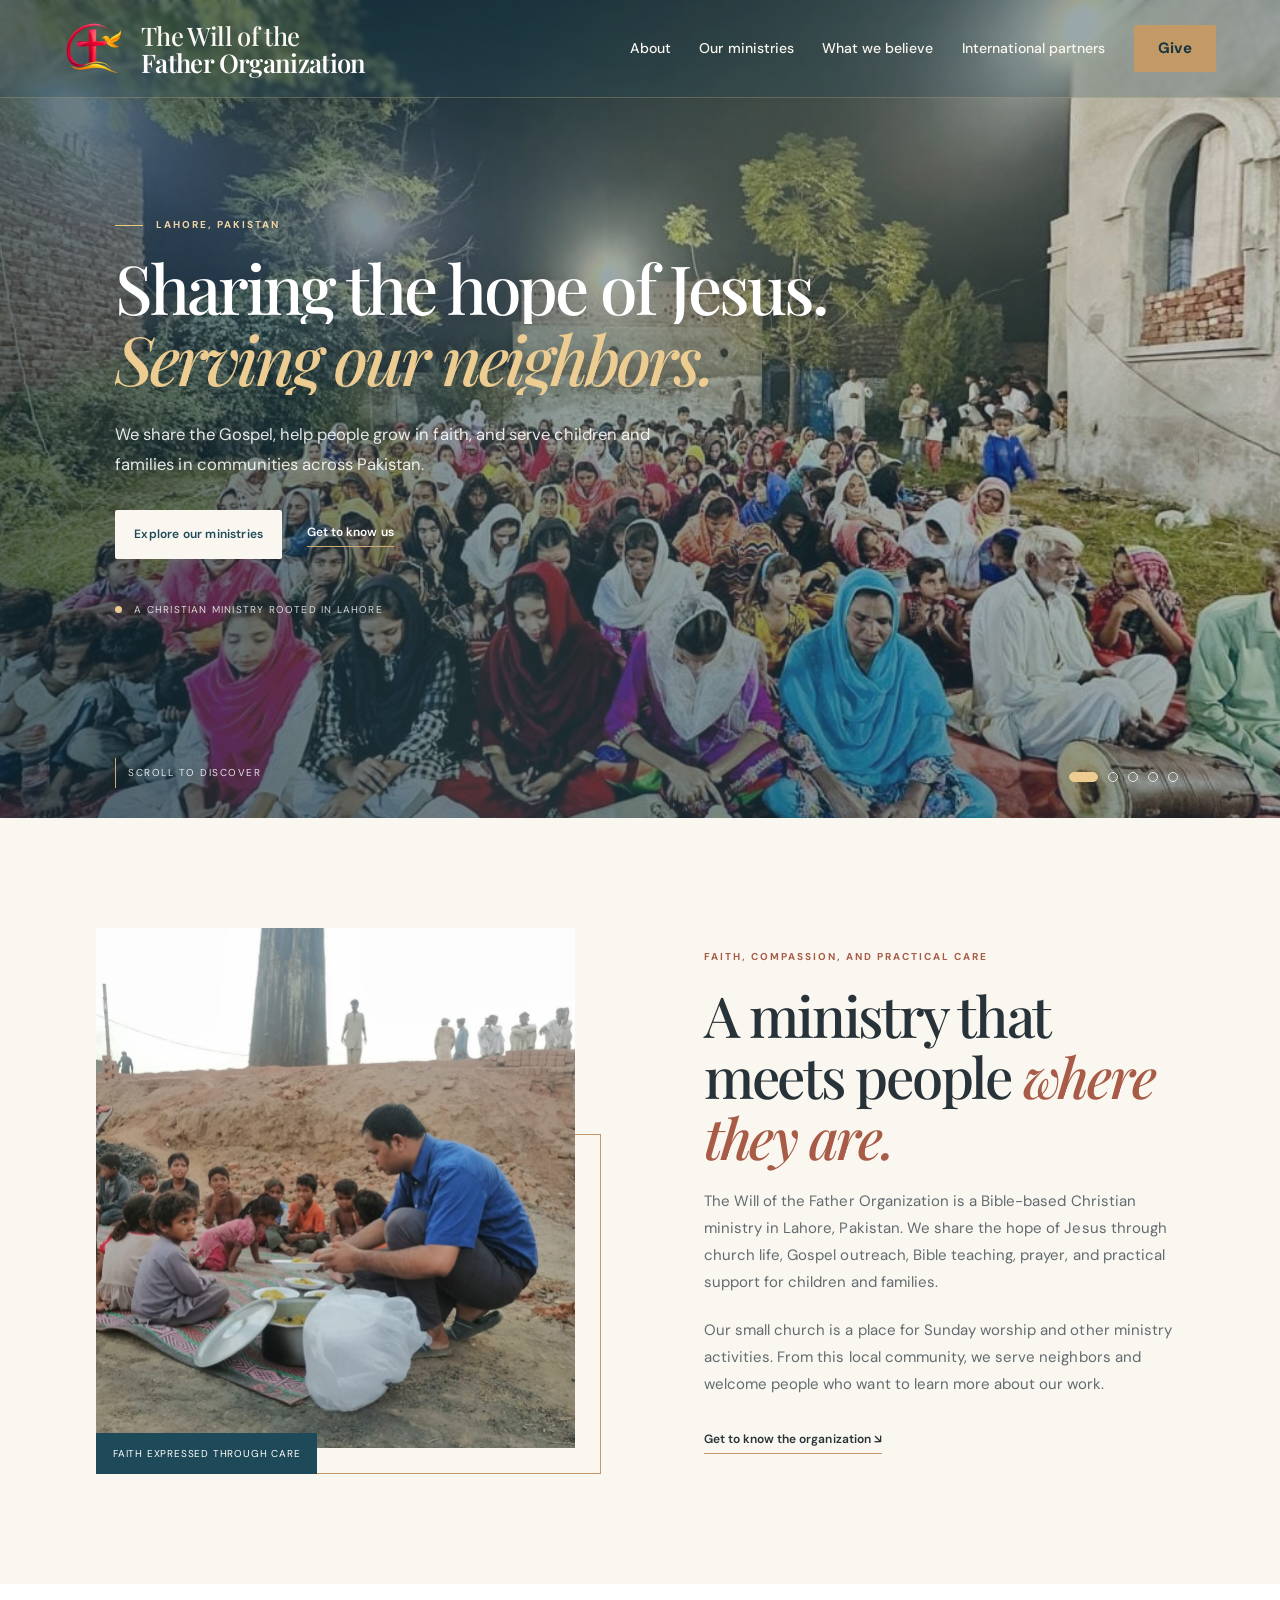
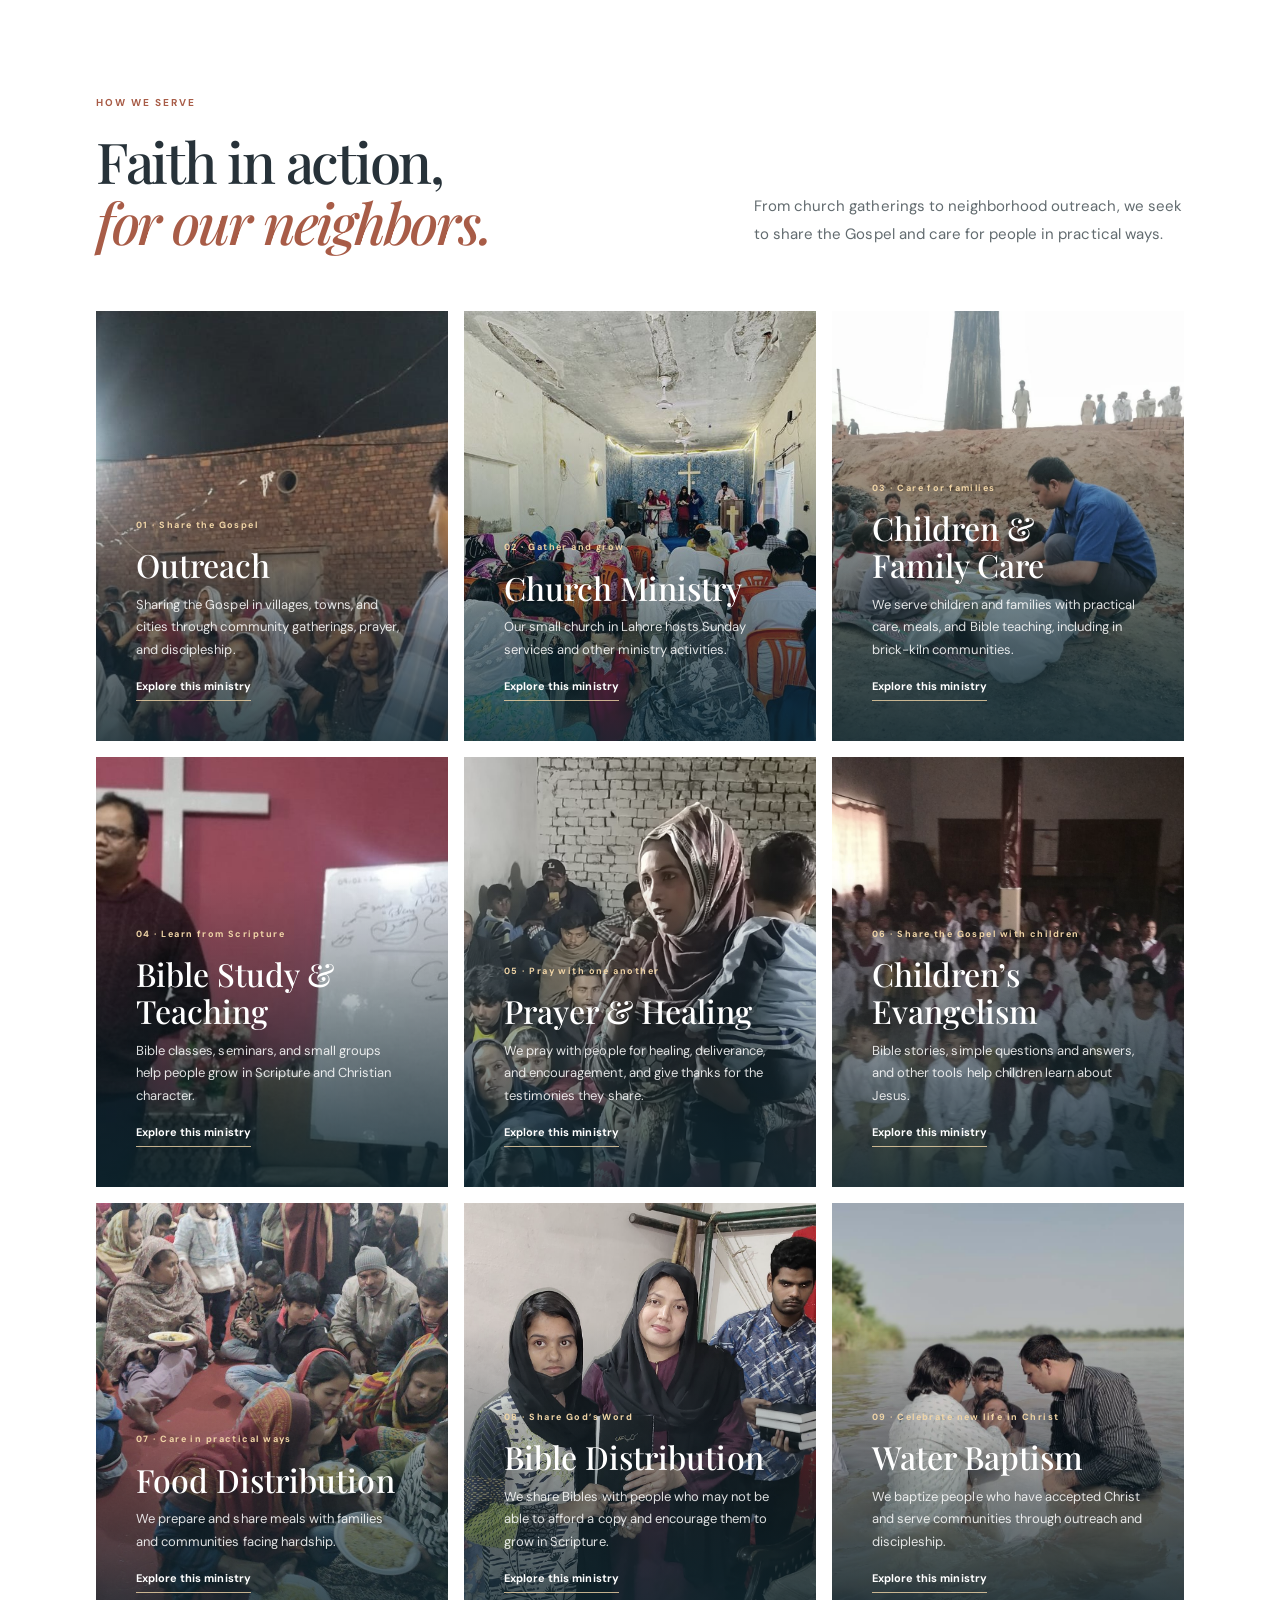
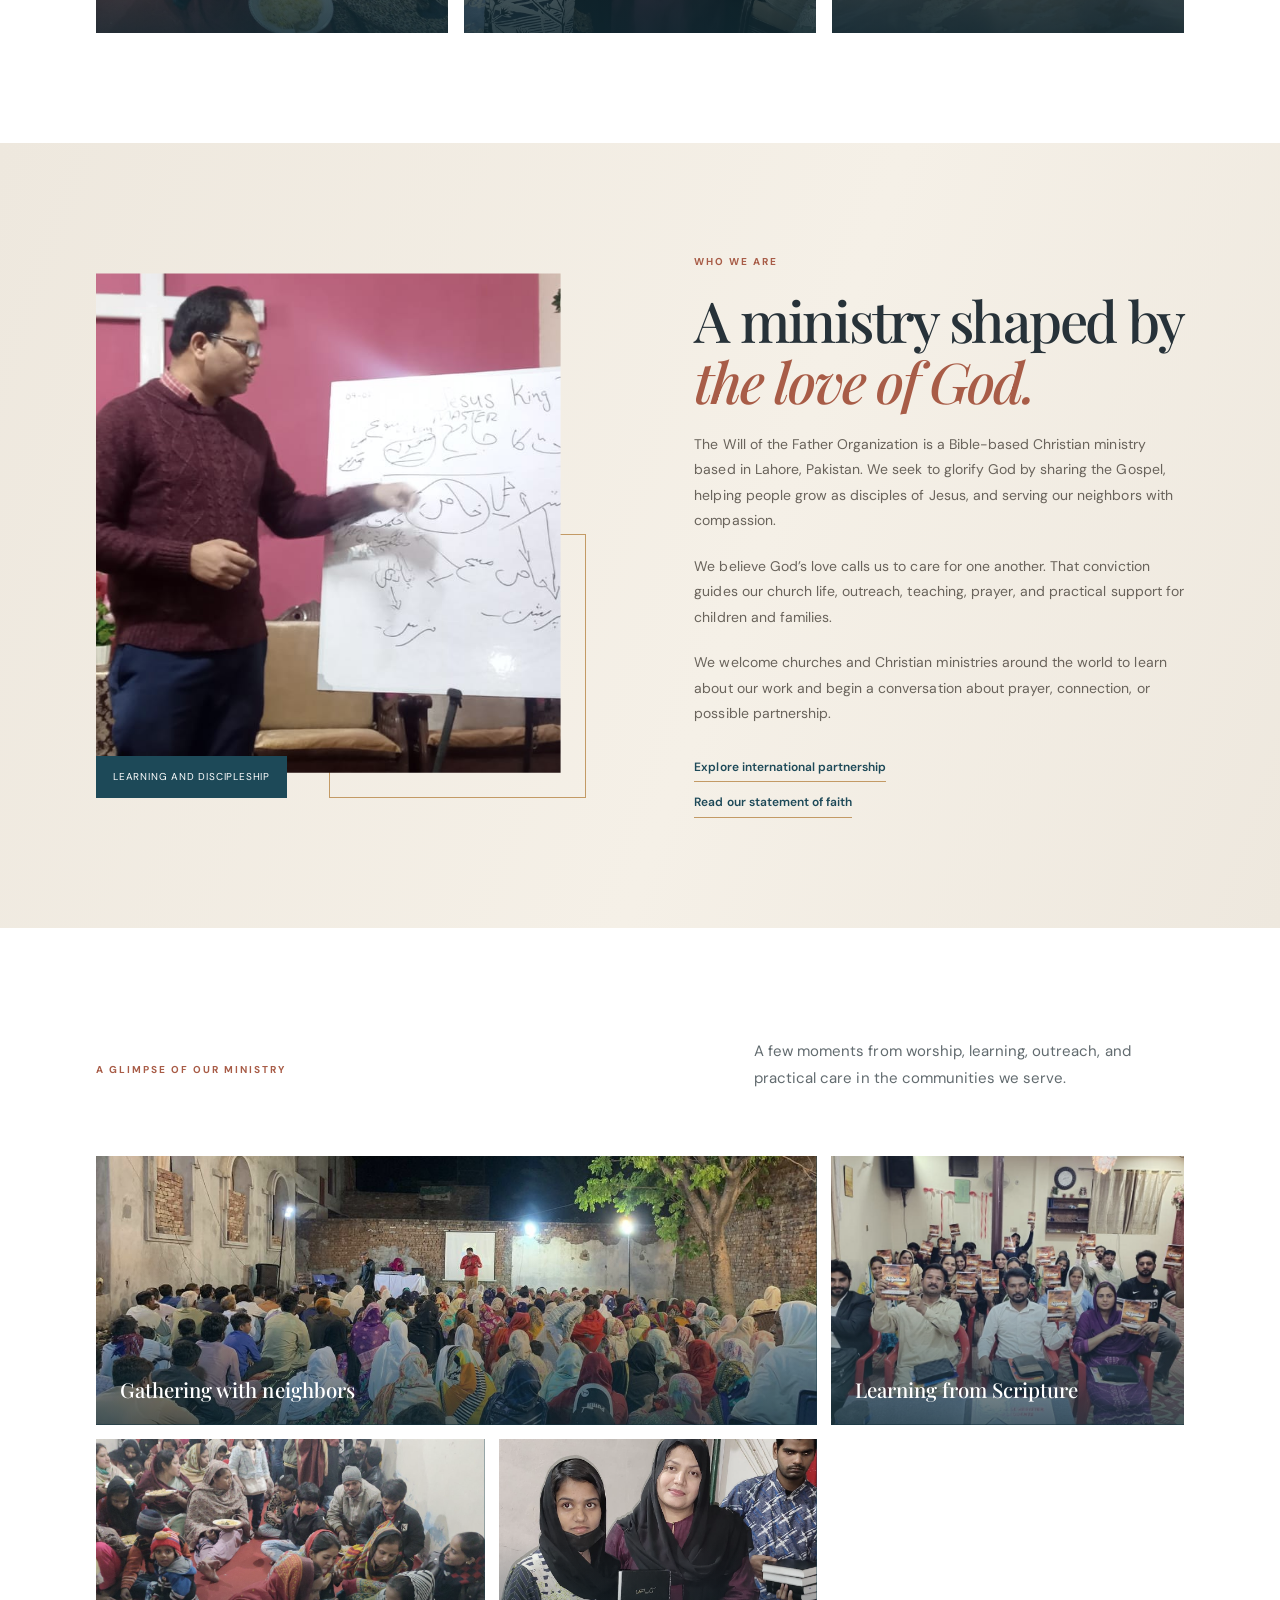
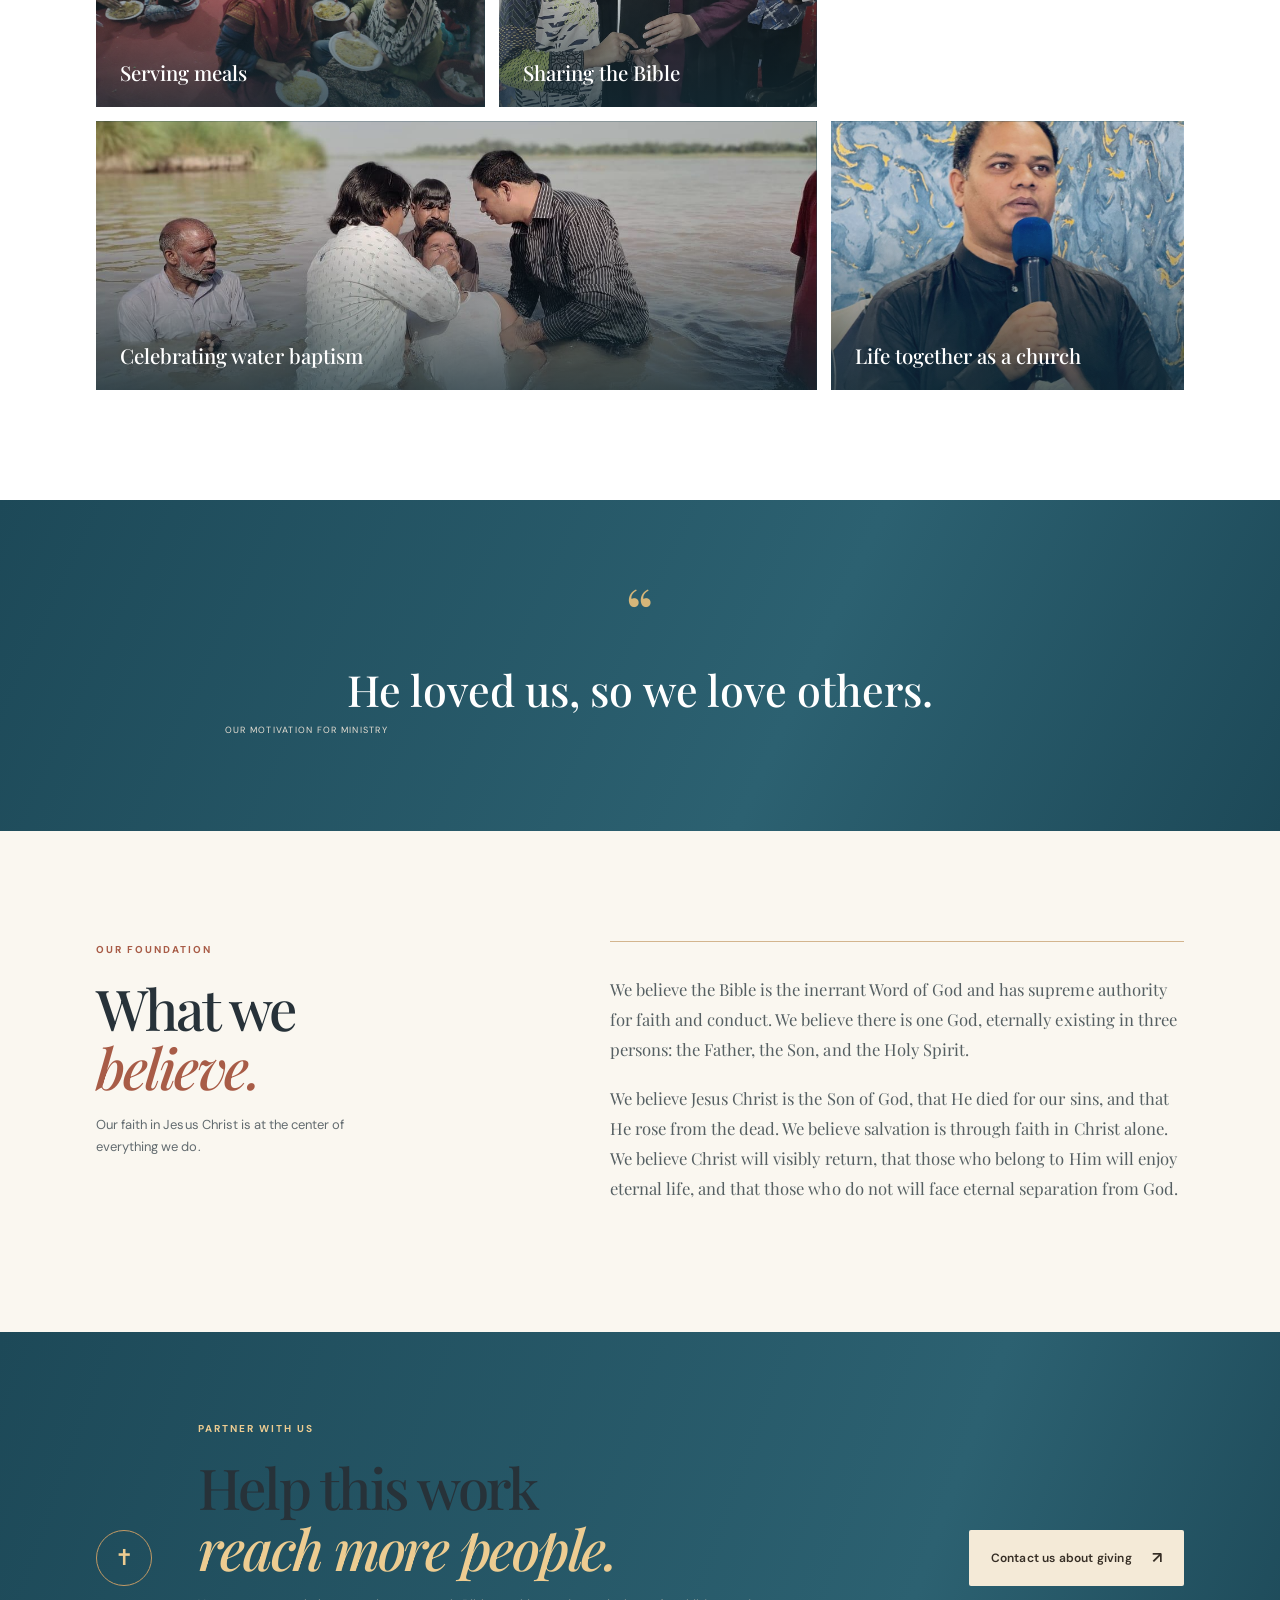
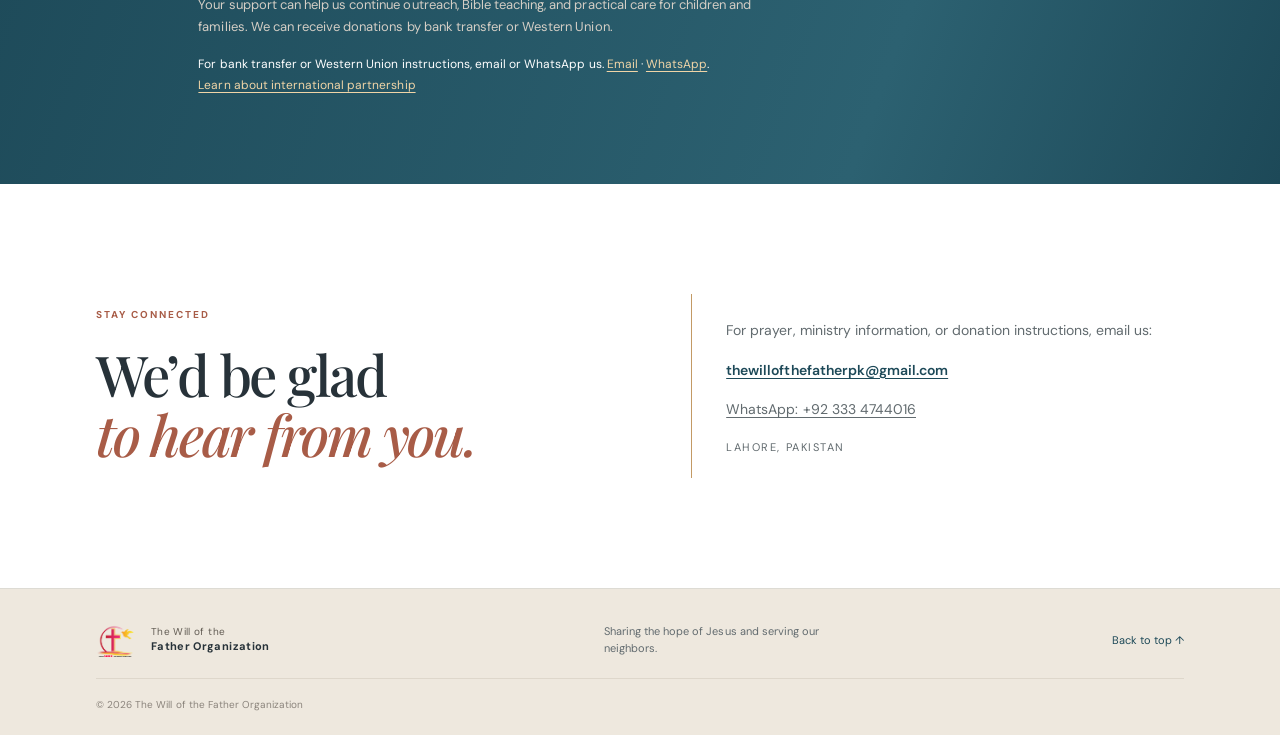
<file: index.html>
<!doctype html>
<html lang="en">
<head>
  <meta charset="utf-8">
  <meta name="viewport" content="width=device-width, initial-scale=1">
  <meta name="theme-color" content="#173d32">
  <meta name="description" content="The Will of the Father Organization is a Christian ministry in Lahore, Pakistan, serving through church life, Gospel outreach, Bible teaching, prayer, and practical care. Churches and Christian organizations worldwide are welcome to connect.">
  <title>The Will of the Father Organization | Christian Ministry in Lahore, Pakistan</title>
  <link rel="preload" as="image" href="assets/images/hero-community-worship.jpg" fetchpriority="high">
  <link rel="preload" as="image" href="assets/images/hero-outdoor-gathering.jpg">
  <link rel="stylesheet" href="styles.css">
  <link rel="stylesheet" href="redesign.css?v=palette2-20261123">
  <link rel="stylesheet" href="hero-visibility.css?v=palette2-20261123">
  <script src="script.js?v=hero-timing-20261027" defer></script>
  <meta name="robots" content="index, follow">
  <link rel="canonical" href="https://will-of-the-father-organization.pages.dev/">
  <meta property="og:type" content="website">
  <meta property="og:site_name" content="The Will of the Father Organization">
  <meta property="og:title" content="The Will of the Father Organization | Christian Ministry in Lahore, Pakistan">
  <meta property="og:description" content="A Christian ministry in Lahore, Pakistan, sharing the Gospel and serving children and families. Churches and Christian organizations worldwide are welcome to connect.">
  <meta property="og:url" content="https://will-of-the-father-organization.pages.dev/">
  <meta property="og:image" content="https://will-of-the-father-organization.pages.dev/assets/images/outreach-gathering.jpg">
  <meta property="og:image:alt" content="Community members gathered at an outdoor ministry meeting">
  <meta name="twitter:card" content="summary_large_image">
  <meta name="twitter:title" content="The Will of the Father Organization | Christian Ministry in Lahore, Pakistan">
  <meta name="twitter:description" content="A Christian ministry in Lahore, Pakistan, sharing the Gospel and serving children and families. Churches and Christian organizations worldwide are welcome to connect.">
  <meta name="twitter:image" content="https://will-of-the-father-organization.pages.dev/assets/images/outreach-gathering.jpg">
  <script type="application/ld+json">
  {
    "@context": "https://schema.org",
    "@graph": [
      {
        "@type": "WebSite",
        "@id": "https://will-of-the-father-organization.pages.dev/#website",
        "url": "https://will-of-the-father-organization.pages.dev/",
        "name": "The Will of the Father Organization",
        "alternateName": "The Will of the Father",
        "inLanguage": "en"
      },
      {
        "@type": "Organization",
        "@id": "https://will-of-the-father-organization.pages.dev/#organization",
        "name": "The Will of the Father Organization",
        "url": "https://will-of-the-father-organization.pages.dev/",
        "logo": "https://will-of-the-father-organization.pages.dev/assets/images/ministry-logo.png",
        "email": "thewillofthefatherpk@gmail.com",
        "contactPoint": {
          "@type": "ContactPoint",
          "contactType": "International ministry and partnership inquiries",
          "email": "thewillofthefatherpk@gmail.com",
          "telephone": "+923334744016",
          "availableLanguage": "English"
        },
        "description": "A Christian ministry based in Lahore, Pakistan, serving communities through the local church, outreach, Bible teaching, and care for children and families. We welcome inquiries from churches and Christian ministries worldwide interested in learning about our work and exploring partnership.",
        "address": {
          "@type": "PostalAddress",
          "addressLocality": "Lahore",
          "addressCountry": "PK"
        }
      }
    ]
  }
  </script>
  <meta name="google-site-verification" content="IELnqhtv8YaG30qX5HoQGGTmnLko8456mT7d0nMihwA">
</head>
<body>
  <a class="skip-link" href="#main">Skip to content</a>
  <header class="site-header">
    <a class="brand" href="#top" aria-label="The Will of the Father Organization home">
      <span class="brand-logo-frame" aria-hidden="true"><img src="assets/images/ministry-logo-mark.png?v=2" alt=""></span>
      <span class="brand-name">The Will of the<br><strong>Father Organization</strong></span>
    </a>
    <button class="menu-toggle" type="button" aria-expanded="false" aria-controls="site-nav" aria-label="Open navigation"><span></span><span></span></button>
    <nav id="site-nav" class="site-nav" aria-label="Main navigation">
      <a href="#about">About</a><a href="#ministries">Our ministries</a><a href="#faith">What we believe</a><a href="/international-partners">International partners</a><a class="nav-give" href="#give">Give</a>
    </nav>
  </header>

  <main id="main">
    <section class="hero" id="top" aria-label="The Will of the Father Organization">
      <div class="hero-background" aria-hidden="true">
        <img class="hero-slide is-active" src="assets/images/hero-community-worship.jpg" alt="" fetchpriority="high" decoding="async">
        <img class="hero-slide" src="assets/images/hero-outdoor-gathering.jpg" alt="" decoding="async">
        <img class="hero-slide" data-src="assets/images/hero-baptism-new.jpg" alt="" decoding="async">
        <img class="hero-slide" data-src="assets/images/hero-prayer.jpg" alt="" decoding="async">
        <img class="hero-slide" data-src="assets/images/hero-outreach-speaker.jpg" alt="" decoding="async">
        <div class="hero-shade"></div>
      </div>
      <div class="hero-copy">
        <p class="eyebrow"><span class="eyebrow-line"></span> Lahore, Pakistan</p>
        <h1 aria-label="Sharing the hope of Jesus. Serving our neighbors."><span class="hero-title-line" aria-hidden="true"><span>Sharing the hope of Jesus.</span></span><span class="hero-title-line" aria-hidden="true"><span><em>Serving our neighbors.</em></span></span></h1>
        <p class="hero-intro">We share the Gospel, help people grow in faith, and serve children and families in communities across Pakistan.</p>
        <div class="hero-actions"><a class="button button-dark" href="#ministries">Explore our ministries</a><a class="text-link" href="#about">Get to know us</a></div>
        <div class="hero-note"><span class="note-dot"></span> A Christian ministry rooted in Lahore</div>
      </div>
      <div class="hero-controls" role="group" aria-label="Choose a ministry photo">
        <button type="button" class="hero-dot is-active" aria-label="Show photo 1" aria-pressed="true"></button>
        <button type="button" class="hero-dot" aria-label="Show photo 2" aria-pressed="false"></button>
        <button type="button" class="hero-dot" aria-label="Show photo 3" aria-pressed="false"></button>
        <button type="button" class="hero-dot" aria-label="Show photo 4" aria-pressed="false"></button>
        <button type="button" class="hero-dot" aria-label="Show photo 5" aria-pressed="false"></button>
      </div>
      <a class="hero-scroll" href="#introduction"><span aria-hidden="true"></span> Scroll to discover</a>
    </section>

    <section class="intro-editorial section" id="introduction" aria-labelledby="intro-title">
      <div class="intro-photo"><img src="assets/images/ministries/children-ministry-01.jpg" alt="A child receiving a meal during a ministry visit" loading="lazy"><span class="photo-tag">Faith expressed through care</span></div>
      <div class="intro-copy">
        <p class="eyebrow">Faith, compassion, and practical care</p>
        <h2 id="intro-title">A ministry that meets people <em>where they are.</em></h2>
        <p>The Will of the Father Organization is a Bible-based Christian ministry in Lahore, Pakistan. We share the hope of Jesus through church life, Gospel outreach, Bible teaching, prayer, and practical support for children and families.</p>
        <p>Our small church is a place for Sunday worship and other ministry activities. From this local community, we serve neighbors and welcome people who want to learn more about our work.</p>
        <a class="text-link text-link-dark" href="#about">Get to know the organization <span aria-hidden="true">↘</span></a>
      </div>
    </section>

    <section class="section ministries-section" id="ministries">
      <div class="section-heading">
        <div><p class="eyebrow">How we serve</p><h2>Faith in action,<br><em>for our neighbors.</em></h2></div>
        <p class="section-lead">From church gatherings to neighborhood outreach, we seek to share the Gospel and care for people in practical ways.</p>
      </div>
      <div class="ministry-feature-grid" aria-label="Explore our ministries">
        <a class="ministry-feature ministry-feature--large" href="/ministries/outreach">
          <img src="assets/images/ministries/outreach-01.jpg" alt="Community members gathered for Christian outreach" loading="lazy" decoding="async">
          <div class="ministry-feature-copy"><span class="card-number">01 · Share the Gospel</span><h3>Outreach</h3><p>Sharing the Gospel in villages, towns, and cities through community gatherings, prayer, and discipleship.</p><span class="card-more">Explore this ministry</span></div>
        </a>
        <a class="ministry-feature" href="/ministries/church">
          <img src="assets/images/ministries/church-01.jpg" alt="People gathered for worship at the ministry church in Lahore" loading="lazy" decoding="async">
          <div class="ministry-feature-copy"><span class="card-number">02 · Gather and grow</span><h3>Church Ministry</h3><p>Our small church in Lahore hosts Sunday services and other ministry activities.</p><span class="card-more">Explore this ministry</span></div>
        </a>
        <a class="ministry-feature" href="/ministries/children-ministry">
          <img src="assets/images/ministries/children-ministry-01.jpg" alt="Children sharing a meal during a ministry visit" loading="lazy" decoding="async">
          <div class="ministry-feature-copy"><span class="card-number">03 · Care for families</span><h3>Children &amp; Family Care</h3><p>We serve children and families with practical care, meals, and Bible teaching, including in brick-kiln communities.</p><span class="card-more">Explore this ministry</span></div>
        </a>
        <a class="ministry-feature" href="/ministries/bible-teaching">
          <img src="assets/images/ministries/bible-teaching-01.jpg" alt="A teacher explaining a lesson at a whiteboard" loading="lazy" decoding="async">
          <div class="ministry-feature-copy"><span class="card-number">04 · Learn from Scripture</span><h3>Bible Study &amp; Teaching</h3><p>Bible classes, seminars, and small groups help people grow in Scripture and Christian character.</p><span class="card-more">Explore this ministry</span></div>
        </a>
        <a class="ministry-feature" href="/ministries/prayer-healing">
          <img src="assets/images/ministries/prayer-healing-01.jpg" alt="A community gathered during a prayer ministry meeting" loading="lazy" decoding="async">
          <div class="ministry-feature-copy"><span class="card-number">05 · Pray with one another</span><h3>Prayer &amp; Healing</h3><p>We pray with people for healing, deliverance, and encouragement, and give thanks for the testimonies they share.</p><span class="card-more">Explore this ministry</span></div>
        </a>
        <a class="ministry-feature" href="/ministries/children-evangelism">
          <img src="assets/images/ministries/children-evangelism-01.jpg" alt="Children gathered for a learning activity" loading="lazy" decoding="async">
          <div class="ministry-feature-copy"><span class="card-number">06 · Share the Gospel with children</span><h3>Children’s Evangelism</h3><p>Bible stories, simple questions and answers, and other tools help children learn about Jesus.</p><span class="card-more">Explore this ministry</span></div>
        </a>
        <a class="ministry-feature" href="/ministries/food-distribution">
          <img src="assets/images/ministries/food-distribution-02.jpg" alt="Families gathered for food distribution" loading="lazy" decoding="async">
          <div class="ministry-feature-copy"><span class="card-number">07 · Care in practical ways</span><h3>Food Distribution</h3><p>We prepare and share meals with families and communities facing hardship.</p><span class="card-more">Explore this ministry</span></div>
        </a>
        <a class="ministry-feature" href="/ministries/bible-distribution">
          <img src="assets/images/ministries/bible-distribution-01.jpg" alt="A ministry volunteer sharing Bibles with community members" loading="lazy" decoding="async">
          <div class="ministry-feature-copy"><span class="card-number">08 · Share God’s Word</span><h3>Bible Distribution</h3><p>We share Bibles with people who may not be able to afford a copy and encourage them to grow in Scripture.</p><span class="card-more">Explore this ministry</span></div>
        </a>
        <a class="ministry-feature" href="/ministries/baptism">
          <img src="assets/images/hero-baptism-river.jpg" alt="A water baptism taking place in a river" loading="lazy" decoding="async">
          <div class="ministry-feature-copy"><span class="card-number">09 · Celebrate new life in Christ</span><h3>Water Baptism</h3><p>We baptize people who have accepted Christ and serve communities through outreach and discipleship.</p><span class="card-more">Explore this ministry</span></div>
        </a>
      </div>
    </section>

    <section class="story-section section" id="about">
      <div class="story-photo"><img src="assets/images/teacher-at-whiteboard.jpg?v=2" alt="A ministry teacher leading a Bible lesson at a whiteboard" loading="lazy"><span class="photo-tag">Learning and discipleship</span></div>
      <div class="story-copy"><p class="eyebrow">Who we are</p><h2>A ministry shaped by<br><em>the love of God.</em></h2>
        <p>The Will of the Father Organization is a Bible-based Christian ministry based in Lahore, Pakistan. We seek to glorify God by sharing the Gospel, helping people grow as disciples of Jesus, and serving our neighbors with compassion.</p>
        <p>We believe God’s love calls us to care for one another. That conviction guides our church life, outreach, teaching, prayer, and practical support for children and families.</p>
        <p>We welcome churches and Christian ministries around the world to learn about our work and begin a conversation about prayer, connection, or possible partnership.</p>
        <a class="text-link text-link-dark" href="/international-partners">Explore international partnership</a><br>
        <a class="text-link text-link-dark" href="#faith">Read our statement of faith</a>
      </div>
    </section>

    <section class="photo-story section" id="stories" aria-label="Ministry photo gallery">
      <div class="section-heading">
        <div><p class="eyebrow">A glimpse of our ministry</p></div>
        <p class="section-lead">A few moments from worship, learning, outreach, and practical care in the communities we serve.</p>
      </div>
      <div class="photo-story-grid">
        <figure class="photo-story-item photo-story-item--wide"><img src="assets/images/outreach-gathering.jpg" alt="Neighbors gathered together at an outdoor ministry meeting" loading="lazy"><figcaption>Gathering with neighbors</figcaption></figure>
        <figure class="photo-story-item"><img src="assets/images/ministries/bible-teaching-02.jpg" alt="A Bible teaching and learning session" loading="lazy"><figcaption>Learning from Scripture</figcaption></figure>
        <figure class="photo-story-item"><img src="assets/images/ministries/food-distribution-02.jpg" alt="Volunteers sharing food with community members" loading="lazy"><figcaption>Serving meals</figcaption></figure>
        <figure class="photo-story-item"><img src="assets/images/ministries/bible-distribution-01.jpg" alt="Bibles being shared with community members" loading="lazy"><figcaption>Sharing the Bible</figcaption></figure>
        <figure class="photo-story-item photo-story-item--wide"><img src="assets/images/hero-baptism-river.jpg" alt="A water baptism taking place in a river" loading="lazy"><figcaption>Celebrating water baptism</figcaption></figure>
        <figure class="photo-story-item"><img src="assets/images/ministries/church-03.jpg" alt="Church members gathered for a ministry activity" loading="lazy"><figcaption>Life together as a church</figcaption></figure>
      </div>
    </section>

    <section class="quote-band">
      <span class="quote-mark" aria-hidden="true">“</span><blockquote>He loved us, so we love others.</blockquote><p>Our motivation for ministry</p>
    </section>

    <section class="faith-section section" id="faith">
      <div class="faith-heading"><p class="eyebrow">Our foundation</p><h2>What we<br><em>believe.</em></h2><p>Our faith in Jesus Christ is at the center of everything we do.</p></div>
      <div class="faith-copy"><p>We believe the Bible is the inerrant Word of God and has supreme authority for faith and conduct. We believe there is one God, eternally existing in three persons: the Father, the Son, and the Holy Spirit.</p><p>We believe Jesus Christ is the Son of God, that He died for our sins, and that He rose from the dead. We believe salvation is through faith in Christ alone. We believe Christ will visibly return, that those who belong to Him will enjoy eternal life, and that those who do not will face eternal separation from God.</p></div>
    </section>

    <section class="give-section" id="give">
      <div class="give-mark" aria-hidden="true">✝</div><div class="give-copy"><p class="eyebrow">Partner with us</p><h2>Help this work<br><em>reach more people.</em></h2><p>Your support can help us continue outreach, Bible teaching, and practical care for children and families. We can receive donations by bank transfer or Western Union.</p><p class="give-note">For bank transfer or Western Union instructions, email or WhatsApp us. <a href="mailto:thewillofthefatherpk@gmail.com">Email</a> · <a href="https://wa.me/923334744016">WhatsApp</a>. <a href="/international-partners">Learn about international partnership</a></p></div><a class="button button-light" href="#contact">Contact us about giving <span aria-hidden="true">↗</span></a>
    </section>

    <section class="contact-section section" id="contact">
      <div><p class="eyebrow">Stay connected</p><h2>We’d be glad<br><em>to hear from you.</em></h2></div>
      <div class="contact-details"><p>For prayer, ministry information, or donation instructions, email us:</p><p class="email-placeholder"><a href="mailto:thewillofthefatherpk@gmail.com">thewillofthefatherpk@gmail.com</a></p><p class="whatsapp-contact"><a href="https://wa.me/923334744016">WhatsApp: +92 333 4744016</a></p><p class="contact-location">Lahore, Pakistan</p></div>
    </section>
  </main>

  <footer class="site-footer"><a class="brand brand-footer" href="#top"><span class="brand-logo-crop" aria-hidden="true"><img src="assets/images/ministry-logo.png?v=1" alt=""></span><span class="brand-name">The Will of the<br><strong>Father Organization</strong></span></a><p>Sharing the hope of Jesus and serving our neighbors.</p><a href="#top" class="back-top">Back to top ↑</a><small>© <span id="year">2026</span> The Will of the Father Organization</small></footer>
</body>
</html>
</file>
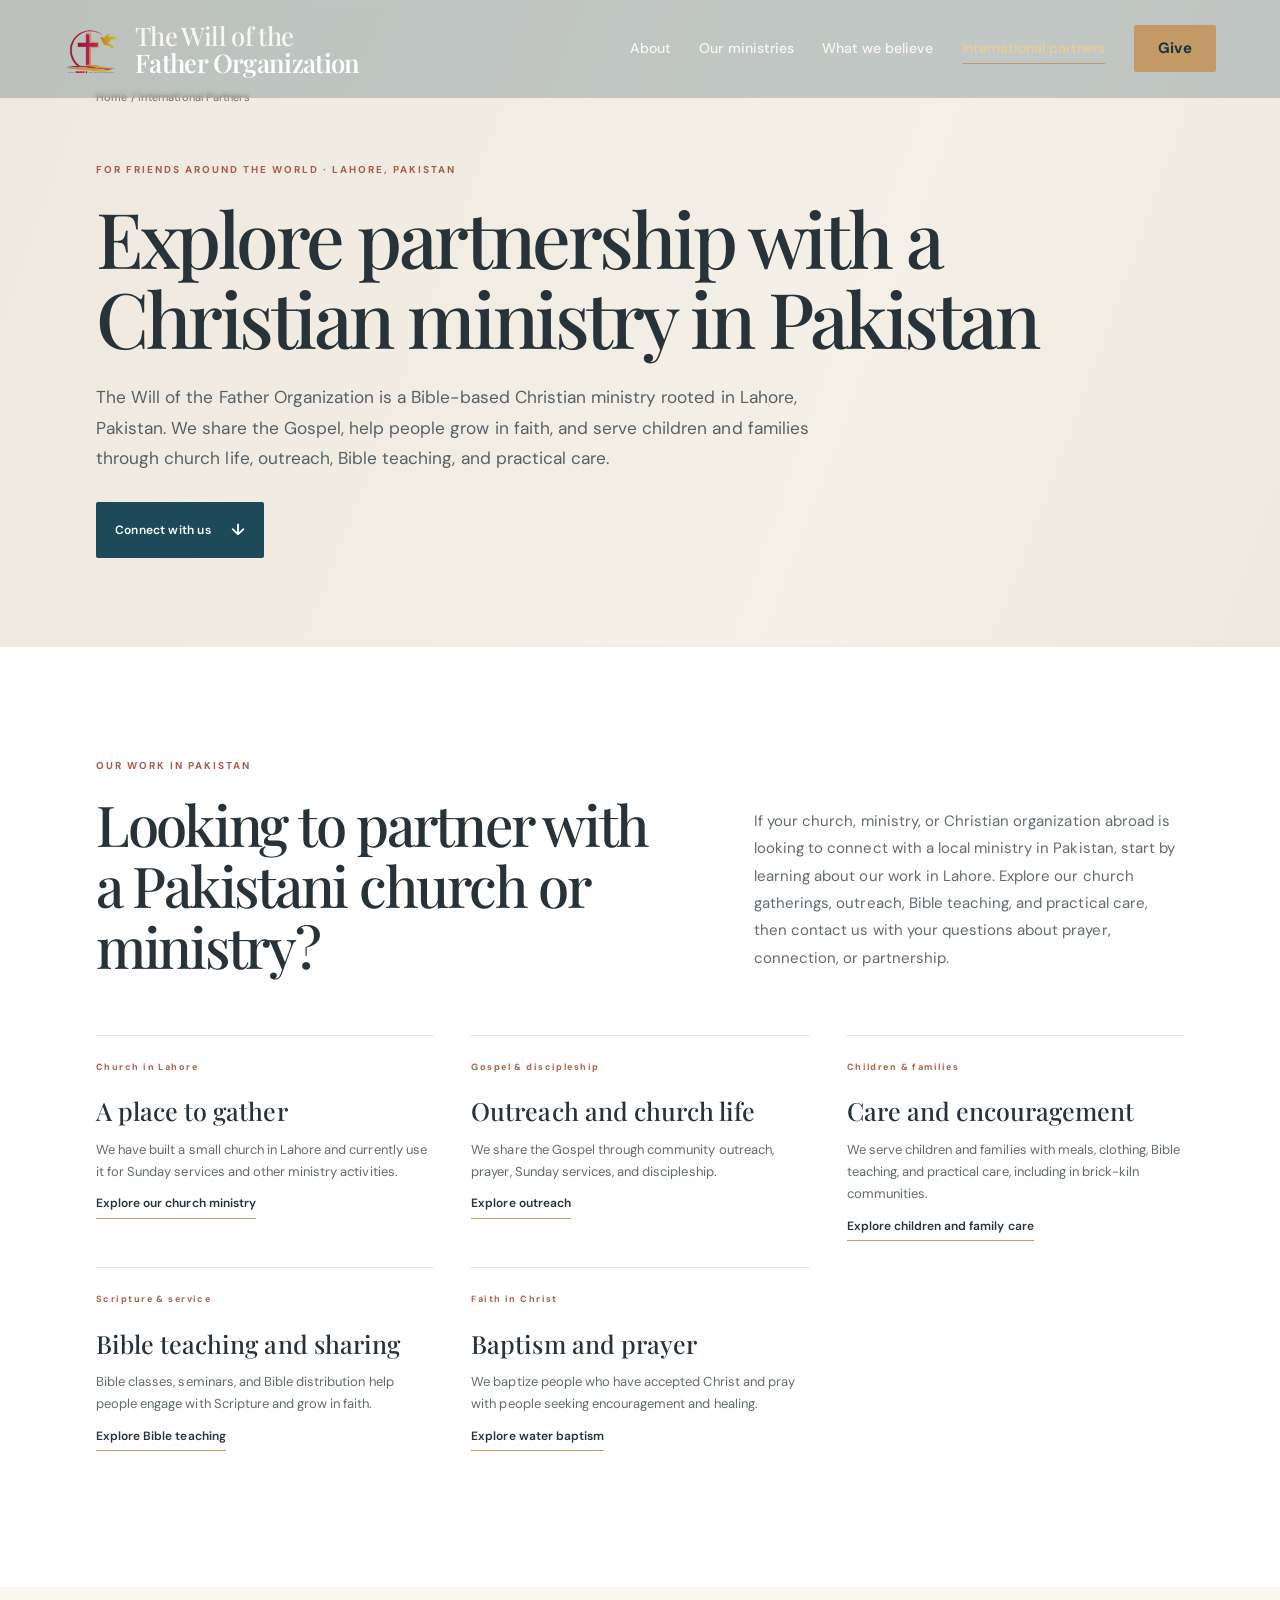
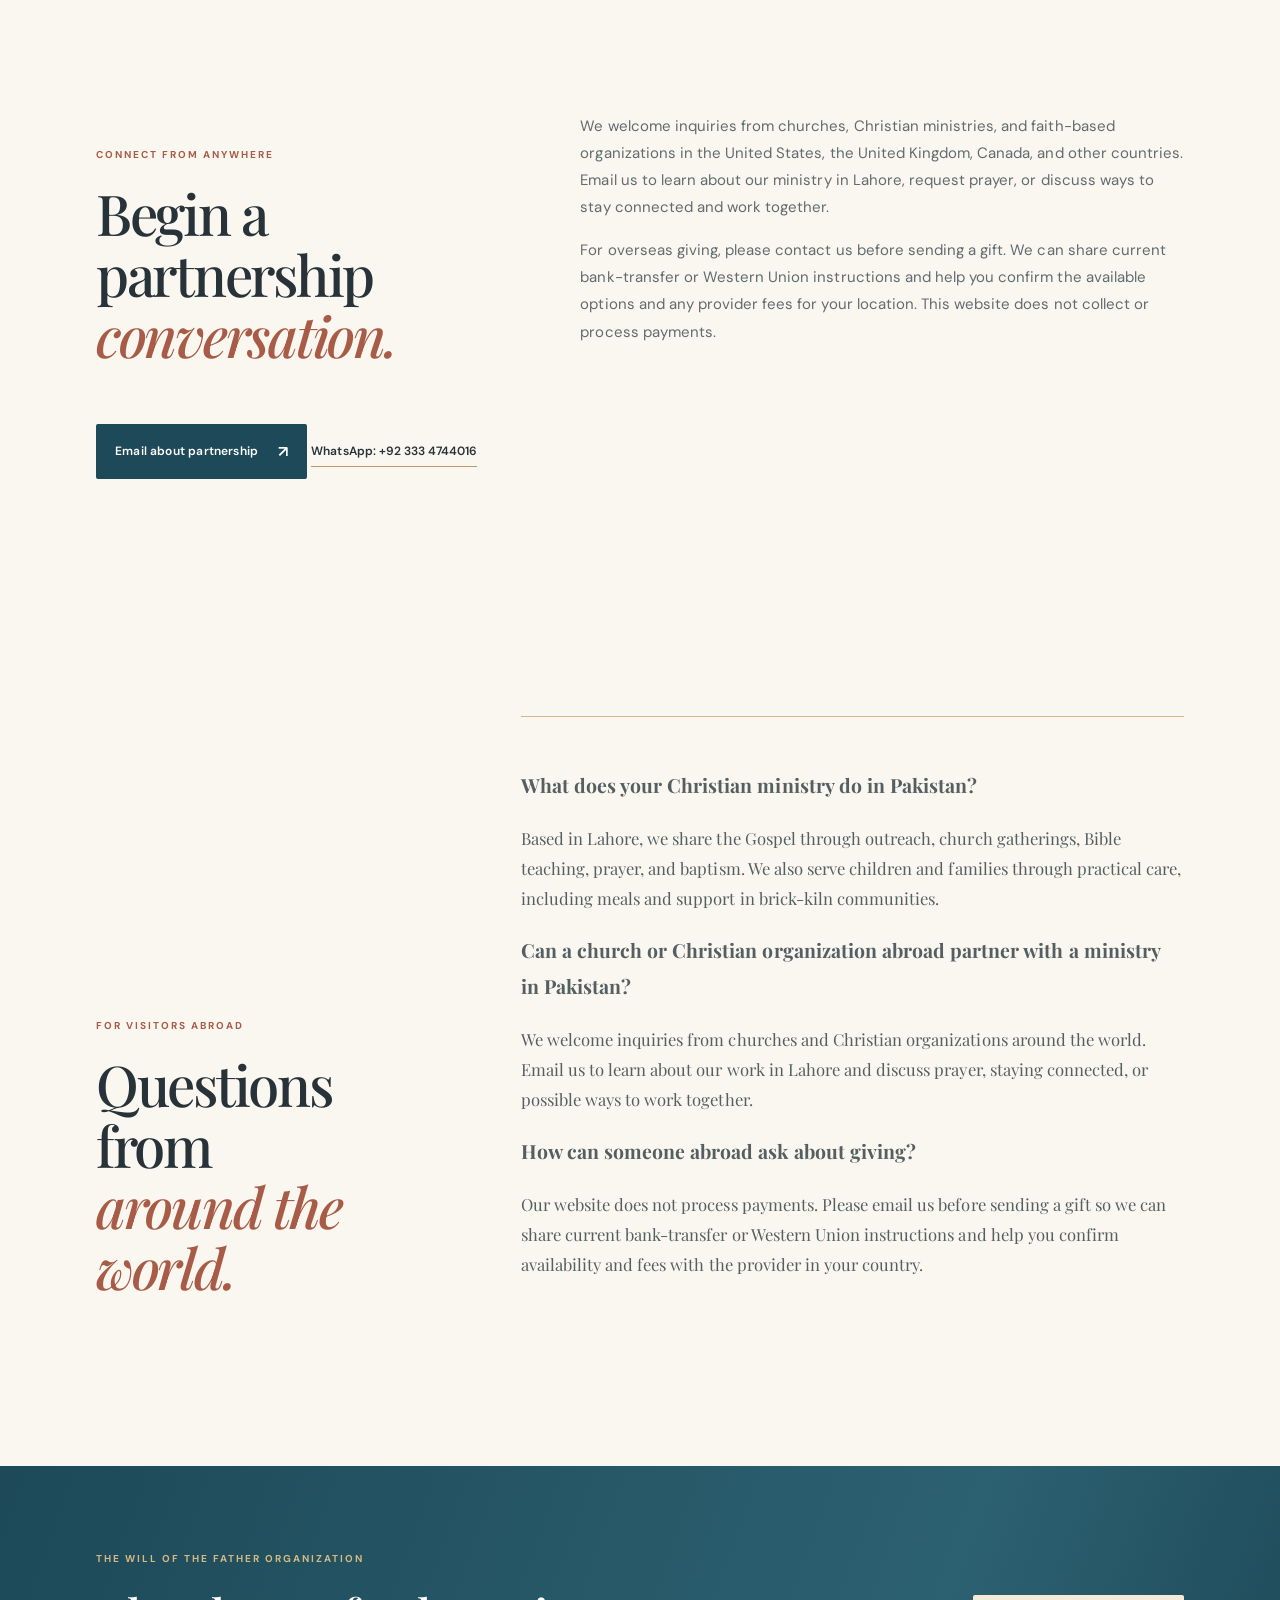
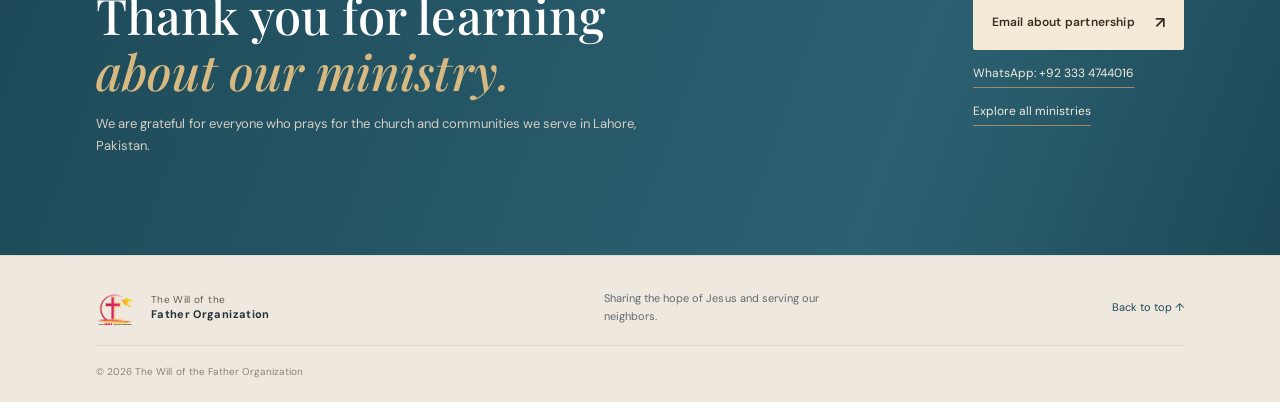
<file: international-partners.html>
<!doctype html>
<html lang="en">
<head>
  <meta charset="utf-8">
  <meta name="viewport" content="width=device-width, initial-scale=1">
  <meta name="theme-color" content="#f8f5ef">
  <meta name="description" content="Learn about a Christian ministry in Lahore, Pakistan, serving through church, outreach, Bible teaching, and children’s care. Churches and ministries worldwide are welcome to connect.">
  <title>Christian Ministry Partnership in Pakistan | Will of the Father</title>
  <link rel="stylesheet" href="styles.css">
  <link rel="stylesheet" href="redesign.css?v=palette2-20261123">
  <script src="script.js" defer></script>
  <meta name="robots" content="index, follow">
  <link rel="canonical" href="https://will-of-the-father-organization.pages.dev/international-partners">
  <meta property="og:type" content="website">
  <meta property="og:locale" content="en_US">
  <meta property="og:site_name" content="The Will of the Father Organization">
  <meta property="og:title" content="Christian Ministry Partnership in Pakistan | Will of the Father">
  <meta property="og:description" content="Explore our church, outreach, Bible teaching, and children’s care in Lahore, Pakistan. We welcome churches and Christian ministries worldwide to connect about partnership.">
  <meta property="og:url" content="https://will-of-the-father-organization.pages.dev/international-partners">
  <meta property="og:image" content="https://will-of-the-father-organization.pages.dev/assets/images/outreach-gathering.jpg">
  <meta property="og:image:alt" content="Community members gathered at an outdoor ministry meeting">
  <meta name="twitter:card" content="summary_large_image">
  <meta name="twitter:title" content="Christian Ministry Partnership in Pakistan | Will of the Father">
  <meta name="twitter:description" content="Explore our church, outreach, Bible teaching, and children’s care in Lahore, Pakistan. We welcome churches and Christian ministries worldwide to connect about partnership.">
  <meta name="twitter:image" content="https://will-of-the-father-organization.pages.dev/assets/images/outreach-gathering.jpg">
  <meta name="twitter:image:alt" content="Community members gathered at an outdoor ministry meeting">
  <script type="application/ld+json">
  {
    "@context": "https://schema.org",
    "@graph": [
      {
        "@type": "WebPage",
        "@id": "https://will-of-the-father-organization.pages.dev/international-partners#webpage",
        "url": "https://will-of-the-father-organization.pages.dev/international-partners",
        "name": "Christian Ministry Partnership in Pakistan | Will of the Father",
        "description": "Learn about a Christian ministry in Lahore, Pakistan, serving through church, outreach, Bible teaching, and children’s care. Churches and ministries worldwide are welcome to connect.",
        "inLanguage": "en",
        "about": { "@id": "https://will-of-the-father-organization.pages.dev/#organization" },
        "publisher": { "@id": "https://will-of-the-father-organization.pages.dev/#organization" }
      },
      {
        "@type": "BreadcrumbList",
        "itemListElement": [
          { "@type": "ListItem", "position": 1, "name": "Home", "item": "https://will-of-the-father-organization.pages.dev/" },
          { "@type": "ListItem", "position": 2, "name": "International Partners", "item": "https://will-of-the-father-organization.pages.dev/international-partners" }
        ]
      }
    ]
  }
  </script>
</head>
<body>
  <a class="skip-link" href="#main">Skip to content</a>
  <header class="site-header">
    <a class="brand" href="/#top" aria-label="The Will of the Father Organization home">
      <span class="brand-logo-crop" aria-hidden="true"><img src="assets/images/ministry-logo.png" alt=""></span>
      <span class="brand-name">The Will of the<br><strong>Father Organization</strong></span>
    </a>
    <button class="menu-toggle" type="button" aria-expanded="false" aria-controls="site-nav" aria-label="Open navigation"><span></span><span></span></button>
    <nav id="site-nav" class="site-nav" aria-label="Main navigation">
      <a href="/#about">About</a><a href="/#ministries">Our ministries</a><a href="/#faith">What we believe</a><a href="/international-partners" aria-current="page">International partners</a><a class="nav-give" href="/#give">Give</a>
    </nav>
  </header>
  <main id="main">
    <section class="ministry-page-intro">
      <div class="ministry-page-intro-inner">
        <p class="ministry-breadcrumb"><a href="/">Home</a><span aria-hidden="true"> / </span>International Partners</p>
        <p class="eyebrow">For friends around the world · Lahore, Pakistan</p>
        <h1 class="ministry-page-title">Explore partnership with a Christian ministry in Pakistan</h1>
        <p class="ministry-page-description">The Will of the Father Organization is a Bible-based Christian ministry rooted in Lahore, Pakistan. We share the Gospel, help people grow in faith, and serve children and families through church life, outreach, Bible teaching, and practical care.</p>
        <a class="button button-dark" href="#connect">Connect with us <span aria-hidden="true">↓</span></a>
      </div>
    </section>

    <section class="section" aria-labelledby="work-title">
      <div class="section-heading">
        <div><p class="eyebrow">Our work in Pakistan</p><h2 id="work-title">Looking to partner with a Pakistani church or ministry?</h2></div>
        <p class="section-lead">If your church, ministry, or Christian organization abroad is looking to connect with a local ministry in Pakistan, start by learning about our work in Lahore. Explore our church gatherings, outreach, Bible teaching, and practical care, then contact us with your questions about prayer, connection, or partnership.</p>
      </div>
      <div class="ministry-grid">
        <article class="ministry-card"><span class="card-number">Church in Lahore</span><h3>A place to gather</h3><p>We have built a small church in Lahore and currently use it for Sunday services and other ministry activities.</p><a class="text-link text-link-dark" href="/ministries/church">Explore our church ministry</a></article>
        <article class="ministry-card"><span class="card-number">Gospel &amp; discipleship</span><h3>Outreach and church life</h3><p>We share the Gospel through community outreach, prayer, Sunday services, and discipleship.</p><a class="text-link text-link-dark" href="/ministries/outreach">Explore outreach</a></article>
        <article class="ministry-card"><span class="card-number">Children &amp; families</span><h3>Care and encouragement</h3><p>We serve children and families with meals, clothing, Bible teaching, and practical care, including in brick-kiln communities.</p><a class="text-link text-link-dark" href="/ministries/children-ministry">Explore children and family care</a></article>
        <article class="ministry-card"><span class="card-number">Scripture &amp; service</span><h3>Bible teaching and sharing</h3><p>Bible classes, seminars, and Bible distribution help people engage with Scripture and grow in faith.</p><a class="text-link text-link-dark" href="/ministries/bible-teaching">Explore Bible teaching</a></article>
        <article class="ministry-card"><span class="card-number">Faith in Christ</span><h3>Baptism and prayer</h3><p>We baptize people who have accepted Christ and pray with people seeking encouragement and healing.</p><a class="text-link text-link-dark" href="/ministries/baptism">Explore water baptism</a></article>
      </div>
    </section>

    <section class="section" id="connect" aria-labelledby="connect-title">
      <div class="section-heading">
        <div><p class="eyebrow">Connect from anywhere</p><h2 id="connect-title">Begin a partnership<br><em>conversation.</em></h2></div>
        <div class="section-lead"><p>We welcome inquiries from churches, Christian ministries, and faith-based organizations in the United States, the United Kingdom, Canada, and other countries. Email us to learn about our ministry in Lahore, request prayer, or discuss ways to stay connected and work together.</p><p>For overseas giving, please contact us before sending a gift. We can share current bank-transfer or Western Union instructions and help you confirm the available options and any provider fees for your location. This website does not collect or process payments.</p></div>
      </div>
      <p><a class="button button-dark" href="mailto:thewillofthefatherpk@gmail.com?subject=International%20ministry%20partnership%20inquiry">Email about partnership <span aria-hidden="true">↗</span></a> <a class="text-link text-link-dark" href="https://wa.me/923334744016">WhatsApp: +92 333 4744016</a></p>
    </section>

    <section class="section" id="international-questions" aria-labelledby="international-questions-title">
      <div class="section-heading">
        <div><p class="eyebrow">For visitors abroad</p><h2 id="international-questions-title">Questions from<br><em>around the world.</em></h2></div>
        <div class="faith-copy">
          <h3>What does your Christian ministry do in Pakistan?</h3>
          <p>Based in Lahore, we share the Gospel through outreach, church gatherings, Bible teaching, prayer, and baptism. We also serve children and families through practical care, including meals and support in brick-kiln communities.</p>
          <h3>Can a church or Christian organization abroad partner with a ministry in Pakistan?</h3>
          <p>We welcome inquiries from churches and Christian organizations around the world. Email us to learn about our work in Lahore and discuss prayer, staying connected, or possible ways to work together.</p>
          <h3>How can someone abroad ask about giving?</h3>
          <p>Our website does not process payments. Please email us before sending a gift so we can share current bank-transfer or Western Union instructions and help you confirm availability and fees with the provider in your country.</p>
        </div>
      </div>
    </section>

    <section class="ministry-page-cta">
      <div><p class="eyebrow">The Will of the Father Organization</p><h2>Thank you for learning<br><em>about our ministry.</em></h2><p>We are grateful for everyone who prays for the church and communities we serve in Lahore, Pakistan.</p></div>
      <div class="ministry-page-links"><a class="button button-light" href="mailto:thewillofthefatherpk@gmail.com?subject=International%20ministry%20partnership%20inquiry">Email about partnership <span aria-hidden="true">↗</span></a><a href="https://wa.me/923334744016">WhatsApp: +92 333 4744016</a><a href="/#ministries">Explore all ministries</a></div>
    </section>
  </main>
  <footer class="site-footer"><a class="brand brand-footer" href="/#top"><span class="brand-logo-crop" aria-hidden="true"><img src="assets/images/ministry-logo.png" alt=""></span><span class="brand-name">The Will of the<br><strong>Father Organization</strong></span></a><p>Sharing the hope of Jesus and serving our neighbors.</p><a href="#main" class="back-top">Back to top ↑</a><small>© <span id="year">2026</span> The Will of the Father Organization</small></footer>
</body>
</html>
</file>
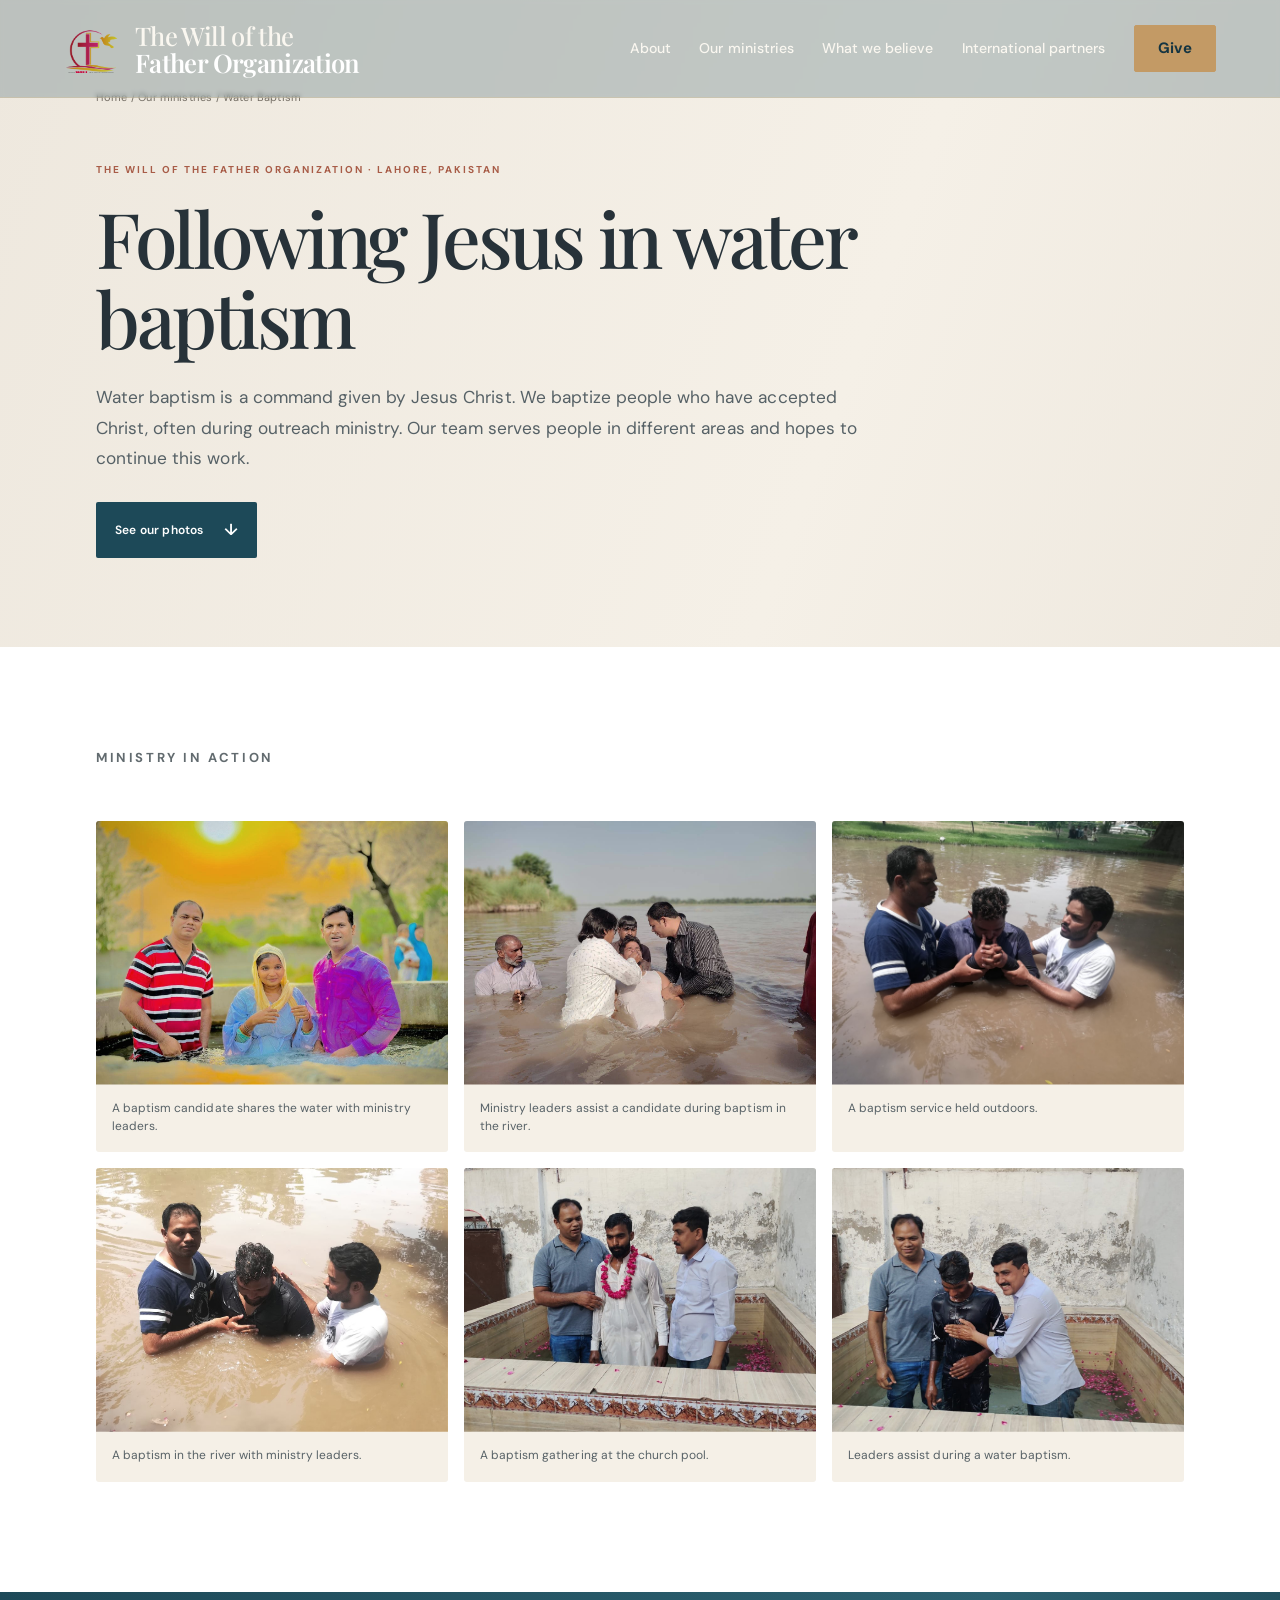
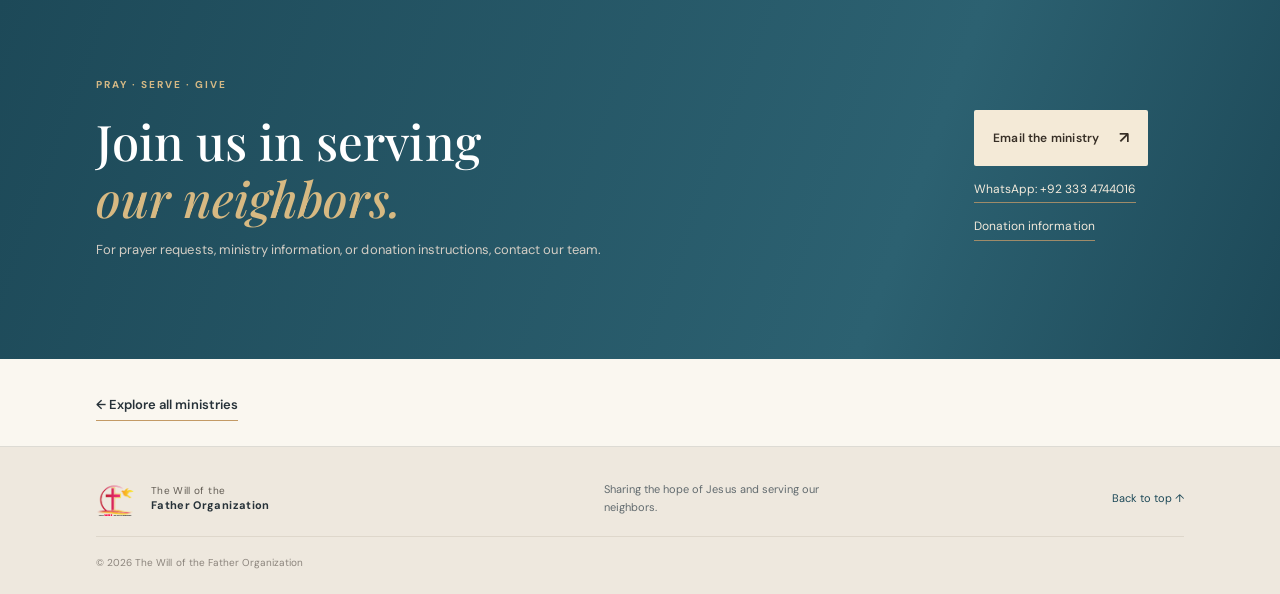
<file: ministries/baptism.html>
<!doctype html>
<html lang="en">
<head>
  <meta charset="utf-8">
  <meta name="viewport" content="width=device-width, initial-scale=1">
  <meta name="theme-color" content="#f8f5ef">
  <meta name="description" content="Learn about water baptism through our Christian ministry in Pakistan. We baptize people who have accepted Christ, often during outreach ministry.">
  <title>Water Baptism Ministry in Pakistan | The Will of the Father</title>
  <link rel="stylesheet" href="../styles.css">
  <link rel="stylesheet" href="../redesign.css?v=gallery-20261123">
  <script src="../script.js" defer></script>
  <meta name="robots" content="index, follow">
  <link rel="canonical" href="https://will-of-the-father-organization.pages.dev/ministries/baptism">
  <meta property="og:type" content="website">
  <meta property="og:site_name" content="The Will of the Father Organization">
  <meta property="og:title" content="Water Baptism Ministry in Pakistan | The Will of the Father">
  <meta property="og:description" content="Learn about water baptism through our Christian ministry in Pakistan. We baptize people who have accepted Christ, often during outreach ministry.">
  <meta property="og:url" content="https://will-of-the-father-organization.pages.dev/ministries/baptism">
  <meta property="og:image" content="https://will-of-the-father-organization.pages.dev/assets/images/outreach-gathering.jpg">
  <meta property="og:image:alt" content="Community members gathered at an outdoor ministry meeting">
  <meta name="twitter:card" content="summary_large_image">
  <meta name="twitter:title" content="Water Baptism Ministry in Pakistan | The Will of the Father">
  <meta name="twitter:description" content="Learn about water baptism through our Christian ministry in Pakistan. We baptize people who have accepted Christ, often during outreach ministry.">
  <meta name="twitter:image" content="https://will-of-the-father-organization.pages.dev/assets/images/outreach-gathering.jpg">
</head>
<body>
  <a class="skip-link" href="#main">Skip to content</a>
  <header class="site-header">
    <a class="brand" href="/#top" aria-label="The Will of the Father Organization home">
      <span class="brand-logo-crop" aria-hidden="true"><img src="../assets/images/ministry-logo.png" alt=""></span>
      <span class="brand-name">The Will of the<br><strong>Father Organization</strong></span>
    </a>
    <button class="menu-toggle" type="button" aria-expanded="false" aria-controls="site-nav" aria-label="Open navigation"><span></span><span></span></button>
    <nav id="site-nav" class="site-nav" aria-label="Main navigation">
      <a href="/#about">About</a><a href="/#ministries">Our ministries</a><a href="/#faith">What we believe</a><a href="/international-partners">International partners</a><a class="nav-give" href="/#give">Give</a>
    </nav>
  </header>
  <main id="main">
    <section class="ministry-page-intro">
      <div class="ministry-page-intro-inner">
        <p class="ministry-breadcrumb"><a href="/">Home</a><span aria-hidden="true"> / </span><a href="/#ministries">Our ministries</a><span aria-hidden="true"> / </span>Water Baptism</p>
        <p class="eyebrow">The Will of the Father Organization · Lahore, Pakistan</p>
        <h1 class="ministry-page-title">Following Jesus in water baptism</h1>
        <p class="ministry-page-description">Water baptism is a command given by Jesus Christ. We baptize people who have accepted Christ, often during outreach ministry. Our team serves people in different areas and hopes to continue this work.</p>
        <a class="button button-dark" href="#gallery">See our photos <span aria-hidden="true">↓</span></a>
      </div>
    </section>
    <section class="ministry-gallery section" id="gallery" aria-label="Ministry photo gallery">
      <div class="ministry-gallery-heading"><p class="eyebrow">Ministry in action</p></div>
      <div class="ministry-gallery-grid">
      <figure><img src="../assets/images/hero-baptism-new.jpg" alt="A baptism candidate in water with ministry leaders" loading="lazy"><figcaption>A baptism candidate shares the water with ministry leaders.</figcaption></figure>
      <figure><img src="../assets/images/hero-baptism-river.jpg" alt="Ministry leaders assisting a candidate during river baptism" loading="lazy"><figcaption>Ministry leaders assist a candidate during baptism in the river.</figcaption></figure>
      <figure><img src="../assets/images/ministries/baptism-03.jpg" alt="A baptism service in an outdoor river" loading="lazy"><figcaption>A baptism service held outdoors.</figcaption></figure>
      <figure><img src="../assets/images/ministries/baptism-04.jpg" alt="A man being baptized during an outdoor service" loading="lazy"><figcaption>A baptism in the river with ministry leaders.</figcaption></figure>
      <figure><img src="../assets/images/ministries/baptism-05.jpg" alt="A baptism candidate with ministry leaders at a tiled baptism pool" loading="lazy"><figcaption>A baptism gathering at the church pool.</figcaption></figure>
      <figure><img src="../assets/images/ministries/baptism-06.jpg" alt="Ministry leaders helping a candidate during baptism" loading="lazy"><figcaption>Leaders assist during a water baptism.</figcaption></figure>
      </div>
    </section>
    <section class="ministry-page-cta">
      <div><p class="eyebrow">Pray · Serve · Give</p><h2>Join us in serving<br><em>our neighbors.</em></h2><p>For prayer requests, ministry information, or donation instructions, contact our team.</p></div>
      <div class="ministry-page-links"><a class="button button-light" href="mailto:thewillofthefatherpk@gmail.com">Email the ministry <span aria-hidden="true">↗</span></a><a href="https://wa.me/923334744016">WhatsApp: +92 333 4744016</a><a href="/#give">Donation information</a></div>
    </section>
    <section class="ministry-back"><a class="text-link text-link-dark" href="/#ministries">← Explore all ministries</a></section>
  </main>
  <footer class="site-footer"><a class="brand brand-footer" href="/#top"><span class="brand-logo-crop" aria-hidden="true"><img src="../assets/images/ministry-logo.png" alt=""></span><span class="brand-name">The Will of the<br><strong>Father Organization</strong></span></a><p>Sharing the hope of Jesus and serving our neighbors.</p><a href="#main" class="back-top">Back to top ↑</a><small>© <span id="year">2026</span> The Will of the Father Organization</small></footer>
</body>
</html>
</file>
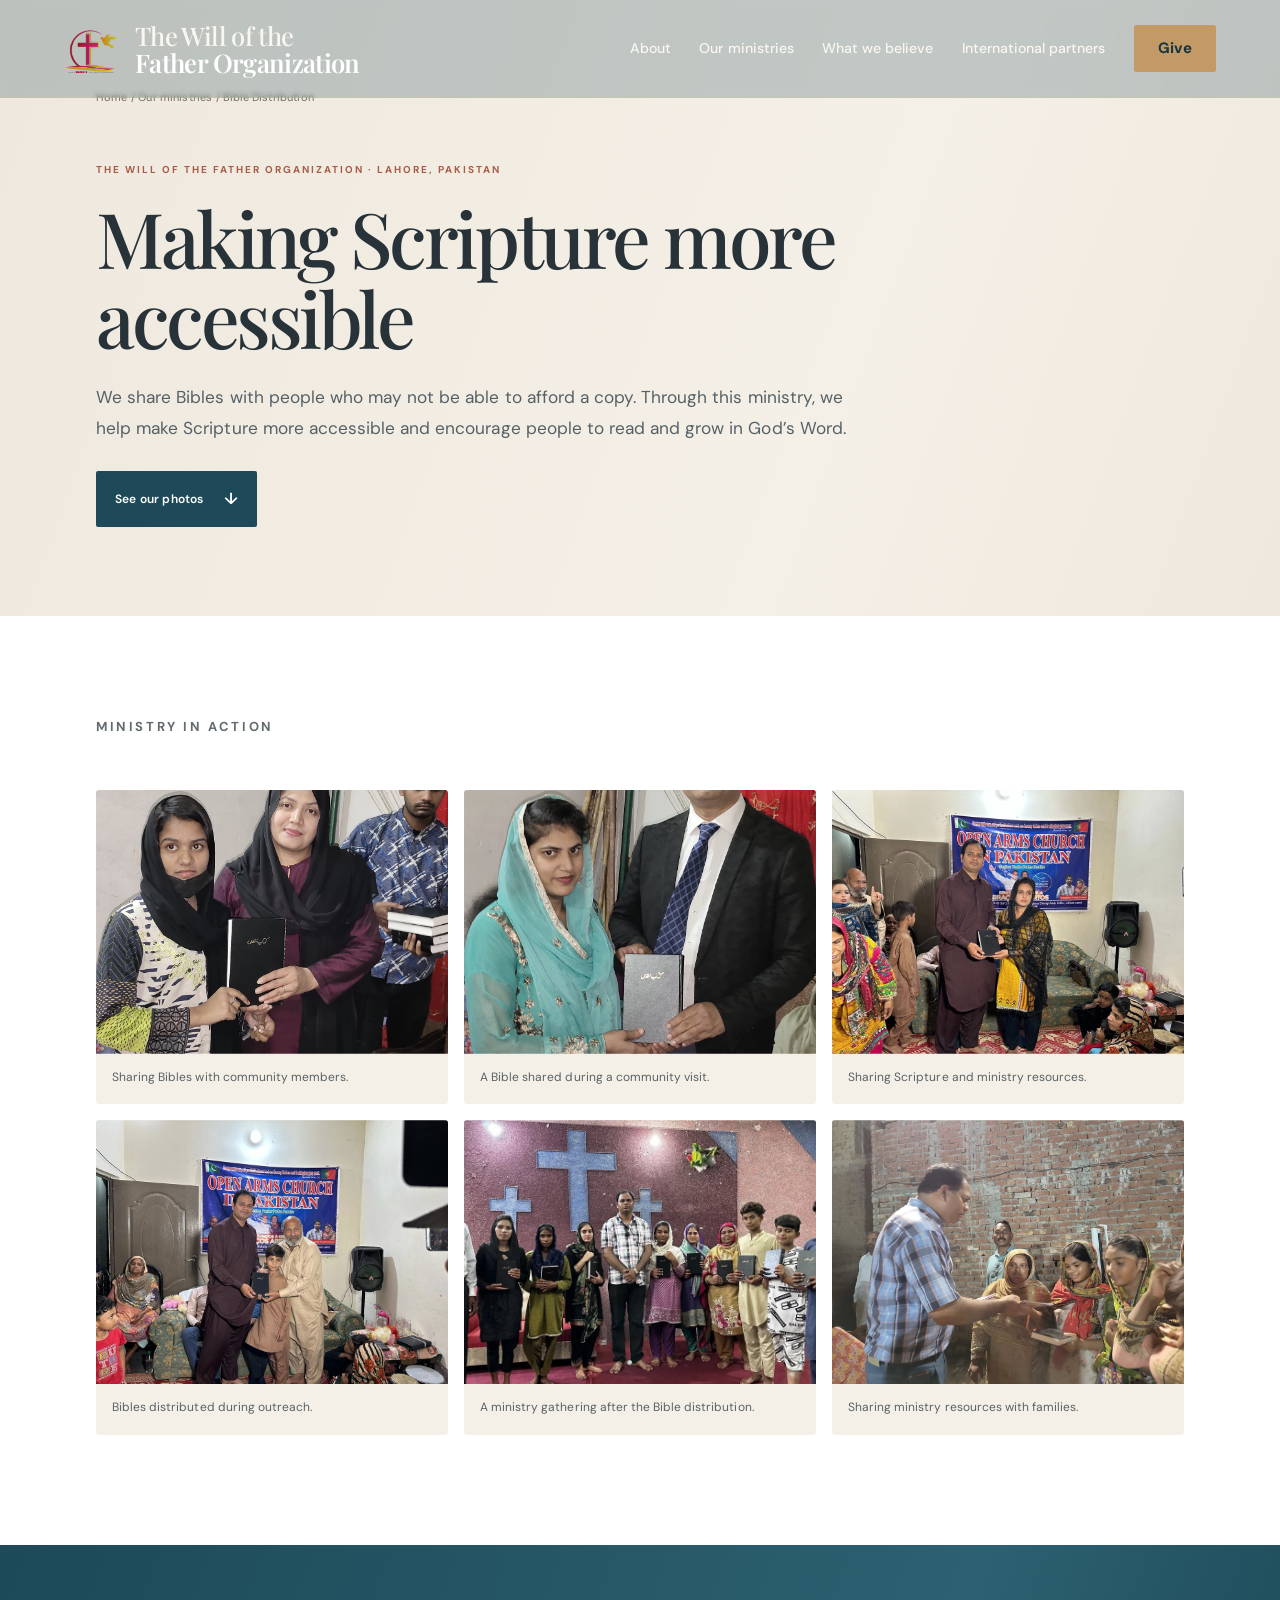
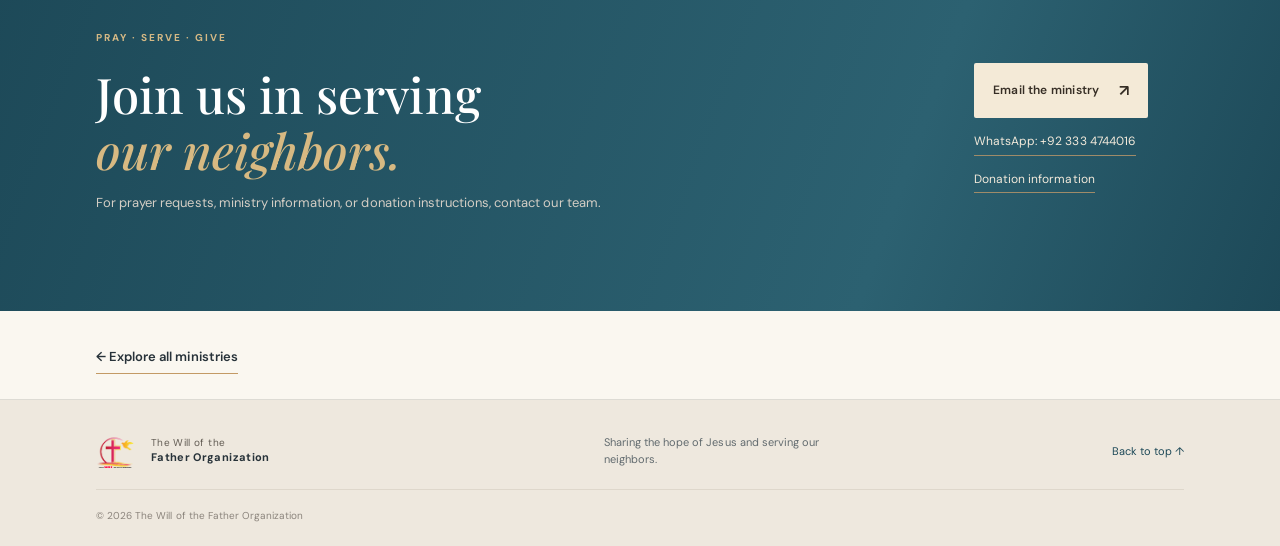
<file: ministries/bible-distribution.html>
<!doctype html>
<html lang="en">
<head>
  <meta charset="utf-8">
  <meta name="viewport" content="width=device-width, initial-scale=1">
  <meta name="theme-color" content="#f8f5ef">
  <meta name="description" content="Learn about Bible distribution in Pakistan through our ministry. We share Bibles with people who may not be able to afford a copy and encourage them to read Scripture.">
  <title>Bible Distribution in Pakistan | The Will of the Father</title>
  <link rel="stylesheet" href="../styles.css">
  <link rel="stylesheet" href="../redesign.css?v=gallery-20261123">
  <script src="../script.js" defer></script>
  <meta name="robots" content="index, follow">
  <link rel="canonical" href="https://will-of-the-father-organization.pages.dev/ministries/bible-distribution">
  <meta property="og:type" content="website">
  <meta property="og:site_name" content="The Will of the Father Organization">
  <meta property="og:title" content="Bible Distribution in Pakistan | The Will of the Father">
  <meta property="og:description" content="Learn about Bible distribution in Pakistan through our ministry. We share Bibles with people who may not be able to afford a copy and encourage them to read Scripture.">
  <meta property="og:url" content="https://will-of-the-father-organization.pages.dev/ministries/bible-distribution">
  <meta property="og:image" content="https://will-of-the-father-organization.pages.dev/assets/images/outreach-gathering.jpg">
  <meta property="og:image:alt" content="Community members gathered at an outdoor ministry meeting">
  <meta name="twitter:card" content="summary_large_image">
  <meta name="twitter:title" content="Bible Distribution in Pakistan | The Will of the Father">
  <meta name="twitter:description" content="Learn about Bible distribution in Pakistan through our ministry. We share Bibles with people who may not be able to afford a copy and encourage them to read Scripture.">
  <meta name="twitter:image" content="https://will-of-the-father-organization.pages.dev/assets/images/outreach-gathering.jpg">
</head>
<body>
  <a class="skip-link" href="#main">Skip to content</a>
  <header class="site-header">
    <a class="brand" href="/#top" aria-label="The Will of the Father Organization home">
      <span class="brand-logo-crop" aria-hidden="true"><img src="../assets/images/ministry-logo.png" alt=""></span>
      <span class="brand-name">The Will of the<br><strong>Father Organization</strong></span>
    </a>
    <button class="menu-toggle" type="button" aria-expanded="false" aria-controls="site-nav" aria-label="Open navigation"><span></span><span></span></button>
    <nav id="site-nav" class="site-nav" aria-label="Main navigation">
      <a href="/#about">About</a><a href="/#ministries">Our ministries</a><a href="/#faith">What we believe</a><a href="/international-partners">International partners</a><a class="nav-give" href="/#give">Give</a>
    </nav>
  </header>
  <main id="main">
    <section class="ministry-page-intro">
      <div class="ministry-page-intro-inner">
        <p class="ministry-breadcrumb"><a href="/">Home</a><span aria-hidden="true"> / </span><a href="/#ministries">Our ministries</a><span aria-hidden="true"> / </span>Bible Distribution</p>
        <p class="eyebrow">The Will of the Father Organization · Lahore, Pakistan</p>
        <h1 class="ministry-page-title">Making Scripture more accessible</h1>
        <p class="ministry-page-description">We share Bibles with people who may not be able to afford a copy. Through this ministry, we help make Scripture more accessible and encourage people to read and grow in God’s Word.</p>
        <a class="button button-dark" href="#gallery">See our photos <span aria-hidden="true">↓</span></a>
      </div>
    </section>
    <section class="ministry-gallery section" id="gallery" aria-label="Ministry photo gallery">
      <div class="ministry-gallery-heading"><p class="eyebrow">Ministry in action</p></div>
      <div class="ministry-gallery-grid">
      <figure><img src="../assets/images/ministries/bible-distribution-01.jpg" alt="A ministry volunteer sharing Bibles with community members" loading="lazy"><figcaption>Sharing Bibles with community members.</figcaption></figure>
      <figure><img src="../assets/images/ministries/bible-distribution-02.jpg" alt="A woman receiving a Bible during a ministry visit" loading="lazy"><figcaption>A Bible shared during a community visit.</figcaption></figure>
      <figure><img src="../assets/images/ministries/bible-distribution-03.jpg" alt="A ministry team distributing printed materials" loading="lazy"><figcaption>Sharing Scripture and ministry resources.</figcaption></figure>
      <figure><img src="../assets/images/ministries/bible-distribution-04.jpg" alt="People receiving Bibles during an outreach gathering" loading="lazy"><figcaption>Bibles distributed during outreach.</figcaption></figure>
      <figure><img src="../assets/images/ministries/bible-distribution-05.jpg" alt="A group gathered for fellowship at church" loading="lazy"><figcaption>A ministry gathering after the Bible distribution.</figcaption></figure>
      <figure><img src="../assets/images/ministries/bible-distribution-06.jpg" alt="A volunteer sharing resources with children and families" loading="lazy"><figcaption>Sharing ministry resources with families.</figcaption></figure>
      </div>
    </section>
    <section class="ministry-page-cta">
      <div><p class="eyebrow">Pray · Serve · Give</p><h2>Join us in serving<br><em>our neighbors.</em></h2><p>For prayer requests, ministry information, or donation instructions, contact our team.</p></div>
      <div class="ministry-page-links"><a class="button button-light" href="mailto:thewillofthefatherpk@gmail.com">Email the ministry <span aria-hidden="true">↗</span></a><a href="https://wa.me/923334744016">WhatsApp: +92 333 4744016</a><a href="/#give">Donation information</a></div>
    </section>
    <section class="ministry-back"><a class="text-link text-link-dark" href="/#ministries">← Explore all ministries</a></section>
  </main>
  <footer class="site-footer"><a class="brand brand-footer" href="/#top"><span class="brand-logo-crop" aria-hidden="true"><img src="../assets/images/ministry-logo.png" alt=""></span><span class="brand-name">The Will of the<br><strong>Father Organization</strong></span></a><p>Sharing the hope of Jesus and serving our neighbors.</p><a href="#main" class="back-top">Back to top ↑</a><small>© <span id="year">2026</span> The Will of the Father Organization</small></footer>
</body>
</html>
</file>
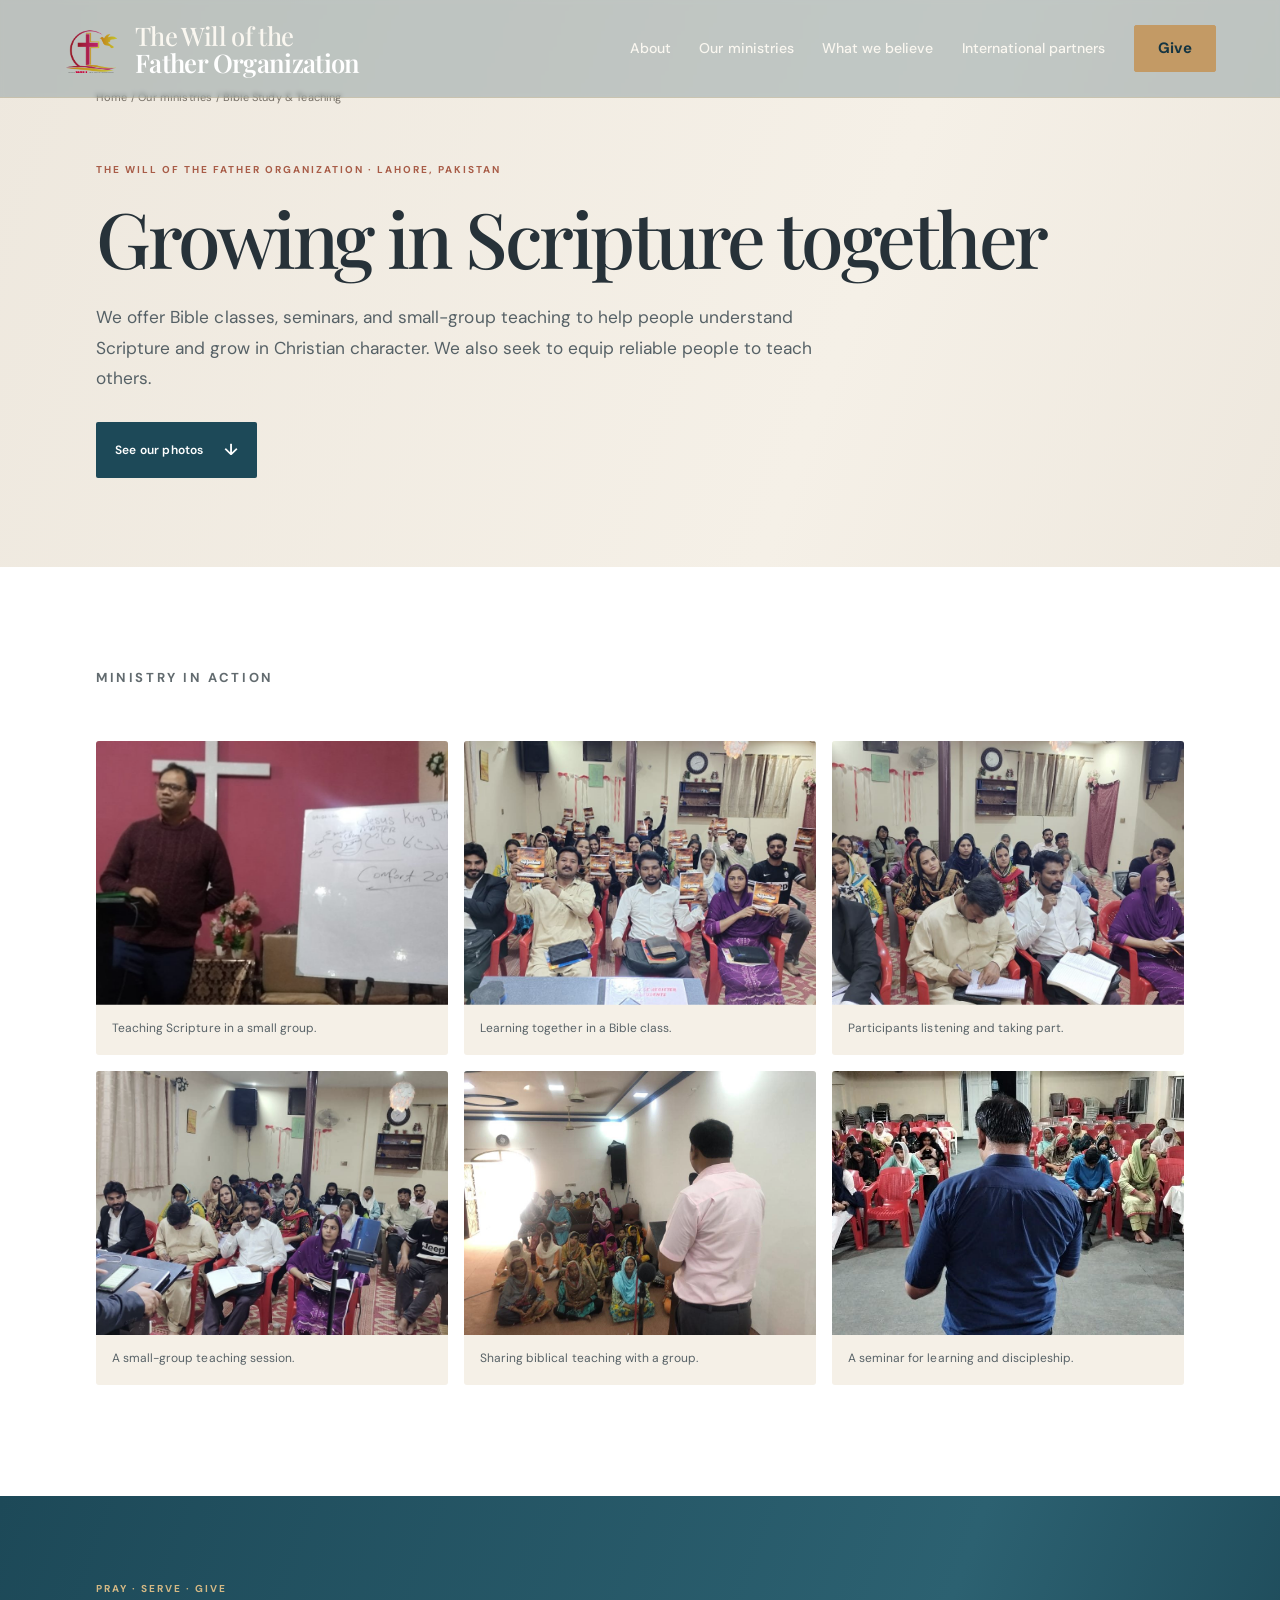
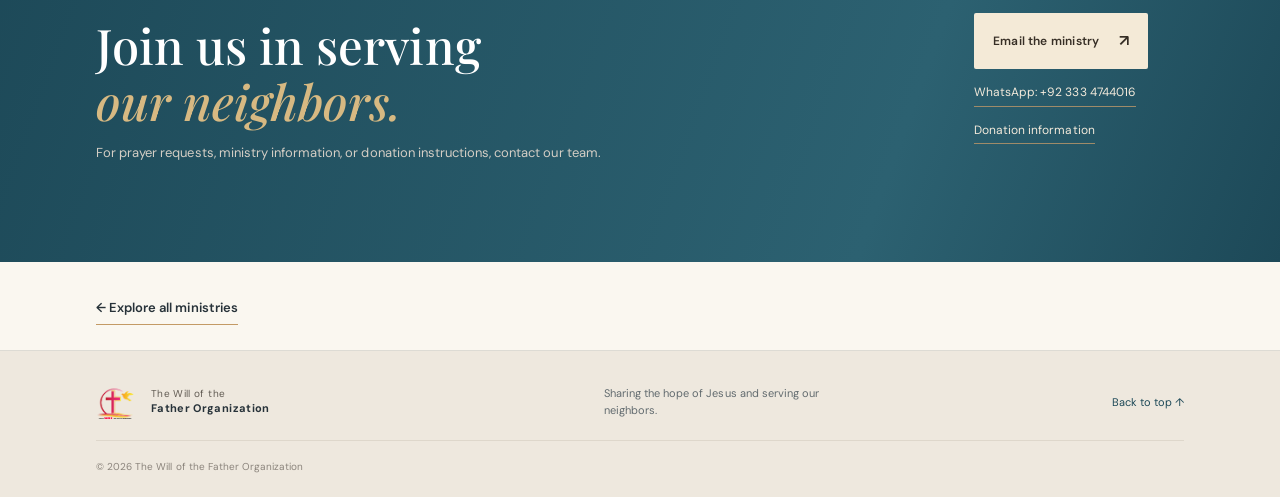
<file: ministries/bible-teaching.html>
<!doctype html>
<html lang="en">
<head>
  <meta charset="utf-8">
  <meta name="viewport" content="width=device-width, initial-scale=1">
  <meta name="theme-color" content="#f8f5ef">
  <meta name="description" content="Explore Bible study and Christian teaching in Pakistan. Our ministry offers Bible classes, seminars, and small groups to help people grow in Scripture.">
  <title>Bible Study & Teaching in Pakistan | The Will of the Father</title>
  <link rel="stylesheet" href="../styles.css">
  <link rel="stylesheet" href="../redesign.css?v=gallery-20261123">
  <script src="../script.js" defer></script>
  <meta name="robots" content="index, follow">
  <link rel="canonical" href="https://will-of-the-father-organization.pages.dev/ministries/bible-teaching">
  <meta property="og:type" content="website">
  <meta property="og:site_name" content="The Will of the Father Organization">
  <meta property="og:title" content="Bible Study & Teaching in Pakistan | The Will of the Father">
  <meta property="og:description" content="Explore Bible study and Christian teaching in Pakistan. Our ministry offers Bible classes, seminars, and small groups to help people grow in Scripture.">
  <meta property="og:url" content="https://will-of-the-father-organization.pages.dev/ministries/bible-teaching">
  <meta property="og:image" content="https://will-of-the-father-organization.pages.dev/assets/images/outreach-gathering.jpg">
  <meta property="og:image:alt" content="Community members gathered at an outdoor ministry meeting">
  <meta name="twitter:card" content="summary_large_image">
  <meta name="twitter:title" content="Bible Study & Teaching in Pakistan | The Will of the Father">
  <meta name="twitter:description" content="Explore Bible study and Christian teaching in Pakistan. Our ministry offers Bible classes, seminars, and small groups to help people grow in Scripture.">
  <meta name="twitter:image" content="https://will-of-the-father-organization.pages.dev/assets/images/outreach-gathering.jpg">
</head>
<body>
  <a class="skip-link" href="#main">Skip to content</a>
  <header class="site-header">
    <a class="brand" href="/#top" aria-label="The Will of the Father Organization home">
      <span class="brand-logo-crop" aria-hidden="true"><img src="../assets/images/ministry-logo.png" alt=""></span>
      <span class="brand-name">The Will of the<br><strong>Father Organization</strong></span>
    </a>
    <button class="menu-toggle" type="button" aria-expanded="false" aria-controls="site-nav" aria-label="Open navigation"><span></span><span></span></button>
    <nav id="site-nav" class="site-nav" aria-label="Main navigation">
      <a href="/#about">About</a><a href="/#ministries">Our ministries</a><a href="/#faith">What we believe</a><a href="/international-partners">International partners</a><a class="nav-give" href="/#give">Give</a>
    </nav>
  </header>
  <main id="main">
    <section class="ministry-page-intro">
      <div class="ministry-page-intro-inner">
        <p class="ministry-breadcrumb"><a href="/">Home</a><span aria-hidden="true"> / </span><a href="/#ministries">Our ministries</a><span aria-hidden="true"> / </span>Bible Study &amp; Teaching</p>
        <p class="eyebrow">The Will of the Father Organization · Lahore, Pakistan</p>
        <h1 class="ministry-page-title">Growing in Scripture together</h1>
        <p class="ministry-page-description">We offer Bible classes, seminars, and small-group teaching to help people understand Scripture and grow in Christian character. We also seek to equip reliable people to teach others.</p>
        <a class="button button-dark" href="#gallery">See our photos <span aria-hidden="true">↓</span></a>
      </div>
    </section>
    <section class="ministry-gallery section" id="gallery" aria-label="Ministry photo gallery">
      <div class="ministry-gallery-heading"><p class="eyebrow">Ministry in action</p></div>
      <div class="ministry-gallery-grid">
      <figure><img src="../assets/images/ministries/bible-teaching-01.jpg" alt="A teacher explaining a lesson at a whiteboard" loading="lazy"><figcaption>Teaching Scripture in a small group.</figcaption></figure>
      <figure><img src="../assets/images/ministries/bible-teaching-02.jpg" alt="Participants gathered for a Bible class" loading="lazy"><figcaption>Learning together in a Bible class.</figcaption></figure>
      <figure><img src="../assets/images/ministries/bible-teaching-03.jpg" alt="A group attending a ministry teaching session" loading="lazy"><figcaption>Participants listening and taking part.</figcaption></figure>
      <figure><img src="../assets/images/ministries/bible-teaching-04.jpg" alt="A Bible teaching group gathered in a room" loading="lazy"><figcaption>A small-group teaching session.</figcaption></figure>
      <figure><img src="../assets/images/ministries/bible-teaching-05.jpg" alt="A speaker teaching a group of women" loading="lazy"><figcaption>Sharing biblical teaching with a group.</figcaption></figure>
      <figure><img src="../assets/images/ministries/bible-teaching-06.jpg" alt="An audience gathered for a ministry seminar" loading="lazy"><figcaption>A seminar for learning and discipleship.</figcaption></figure>
      </div>
    </section>
    <section class="ministry-page-cta">
      <div><p class="eyebrow">Pray · Serve · Give</p><h2>Join us in serving<br><em>our neighbors.</em></h2><p>For prayer requests, ministry information, or donation instructions, contact our team.</p></div>
      <div class="ministry-page-links"><a class="button button-light" href="mailto:thewillofthefatherpk@gmail.com">Email the ministry <span aria-hidden="true">↗</span></a><a href="https://wa.me/923334744016">WhatsApp: +92 333 4744016</a><a href="/#give">Donation information</a></div>
    </section>
    <section class="ministry-back"><a class="text-link text-link-dark" href="/#ministries">← Explore all ministries</a></section>
  </main>
  <footer class="site-footer"><a class="brand brand-footer" href="/#top"><span class="brand-logo-crop" aria-hidden="true"><img src="../assets/images/ministry-logo.png" alt=""></span><span class="brand-name">The Will of the<br><strong>Father Organization</strong></span></a><p>Sharing the hope of Jesus and serving our neighbors.</p><a href="#main" class="back-top">Back to top ↑</a><small>© <span id="year">2026</span> The Will of the Father Organization</small></footer>
</body>
</html>
</file>
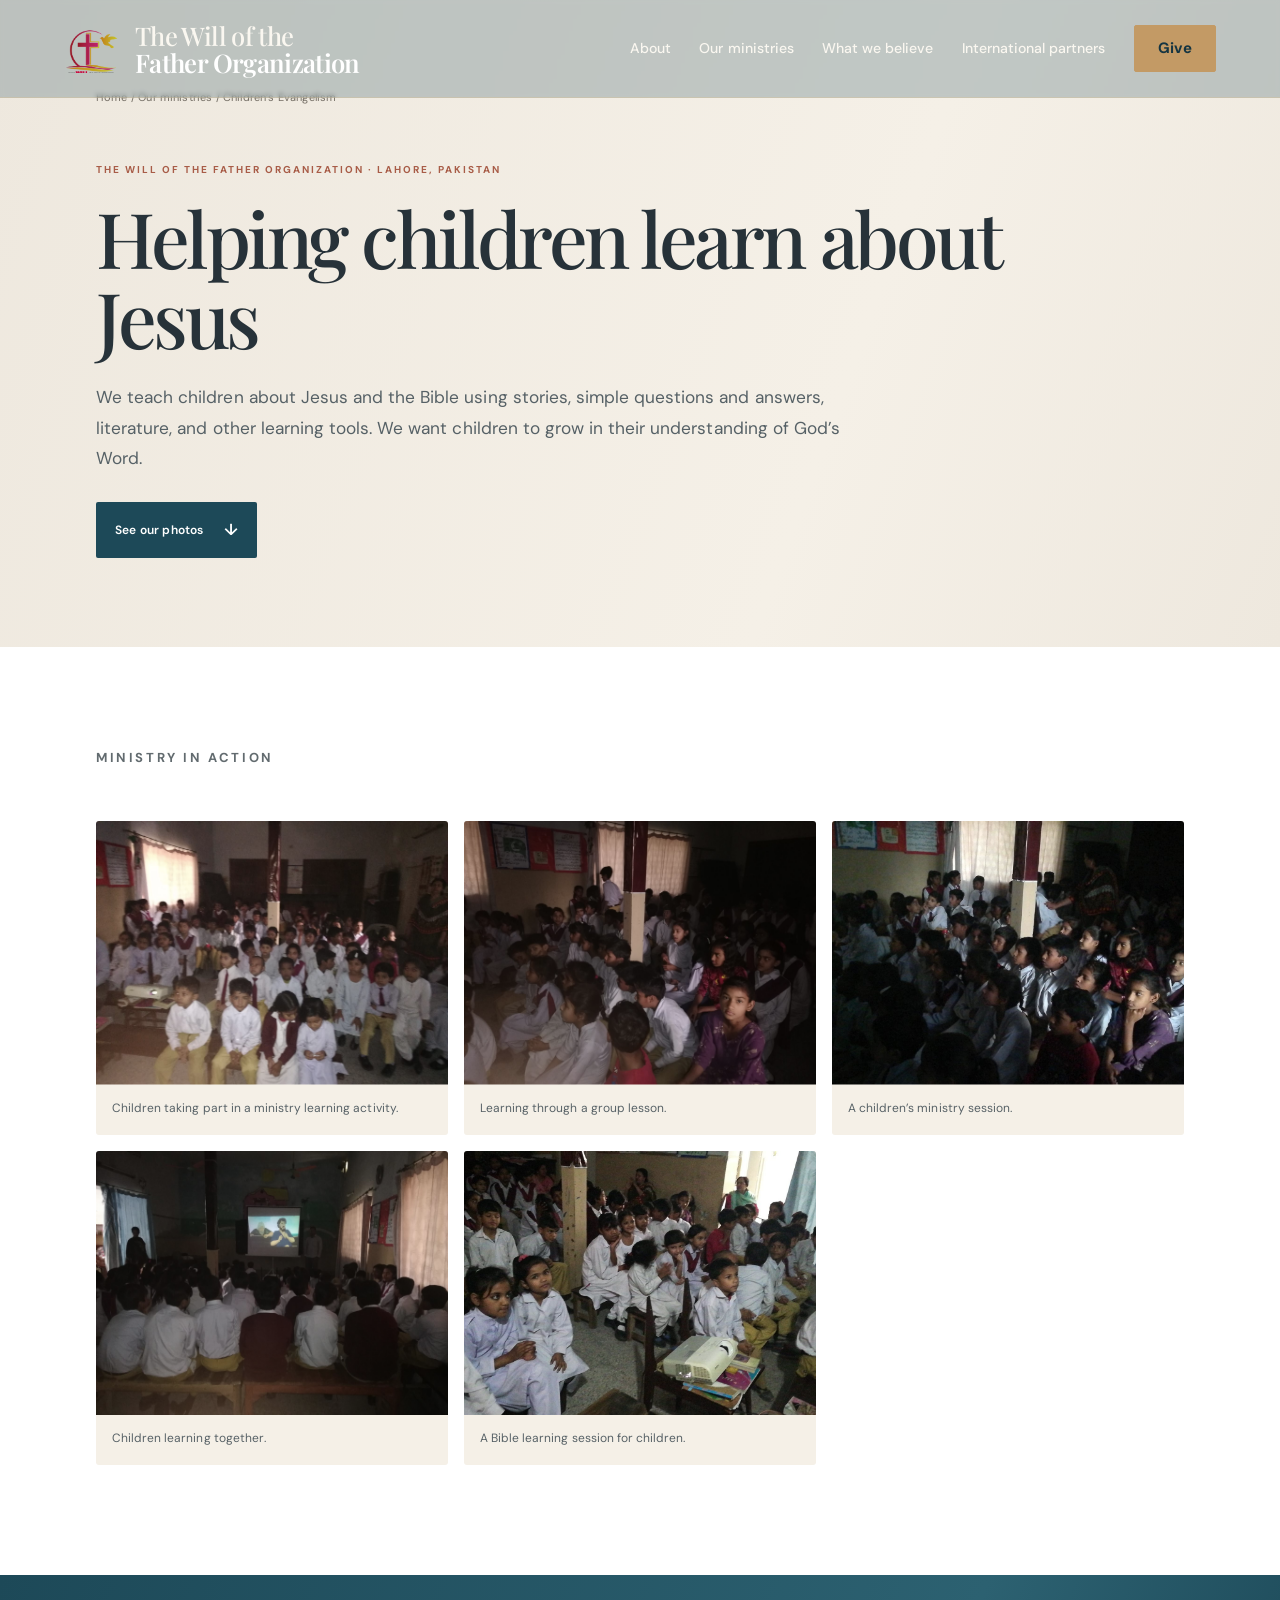
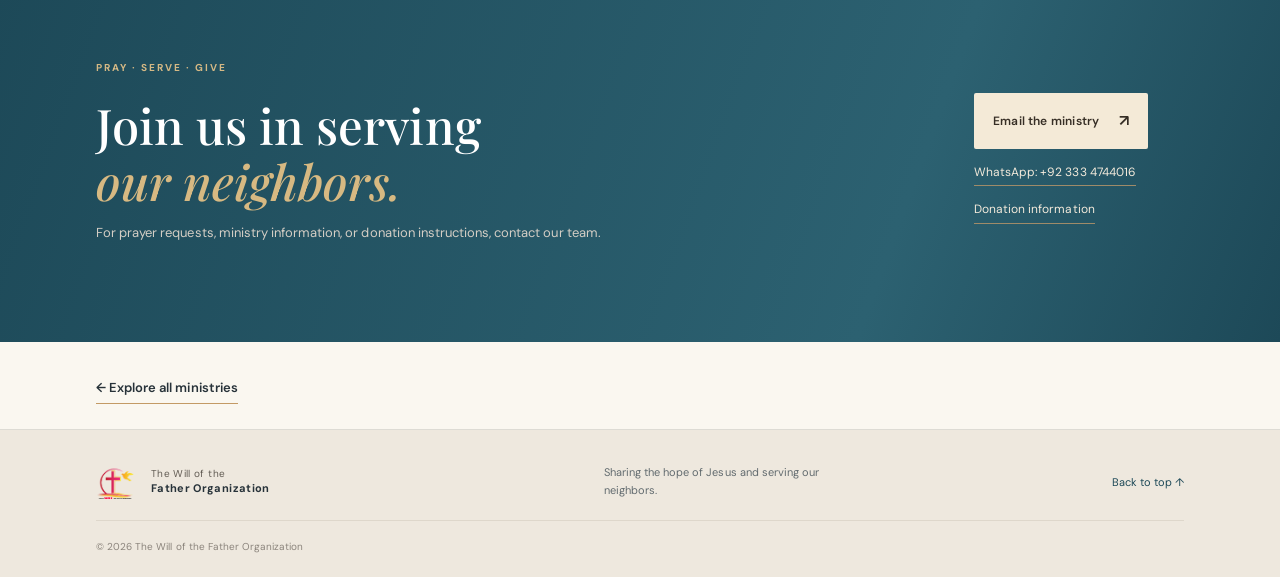
<file: ministries/children-evangelism.html>
<!doctype html>
<html lang="en">
<head>
  <meta charset="utf-8">
  <meta name="viewport" content="width=device-width, initial-scale=1">
  <meta name="theme-color" content="#f8f5ef">
  <meta name="description" content="Explore children’s evangelism in Pakistan through Bible stories, simple questions and answers, and learning resources that help children learn about Jesus.">
  <title>Children’s Evangelism in Pakistan | The Will of the Father</title>
  <link rel="stylesheet" href="../styles.css">
  <link rel="stylesheet" href="../redesign.css?v=gallery-20261123">
  <script src="../script.js" defer></script>
  <meta name="robots" content="index, follow">
  <link rel="canonical" href="https://will-of-the-father-organization.pages.dev/ministries/children-evangelism">
  <meta property="og:type" content="website">
  <meta property="og:site_name" content="The Will of the Father Organization">
  <meta property="og:title" content="Children’s Evangelism in Pakistan | The Will of the Father">
  <meta property="og:description" content="Explore children’s evangelism in Pakistan through Bible stories, simple questions and answers, and learning resources that help children learn about Jesus.">
  <meta property="og:url" content="https://will-of-the-father-organization.pages.dev/ministries/children-evangelism">
  <meta property="og:image" content="https://will-of-the-father-organization.pages.dev/assets/images/outreach-gathering.jpg">
  <meta property="og:image:alt" content="Community members gathered at an outdoor ministry meeting">
  <meta name="twitter:card" content="summary_large_image">
  <meta name="twitter:title" content="Children’s Evangelism in Pakistan | The Will of the Father">
  <meta name="twitter:description" content="Explore children’s evangelism in Pakistan through Bible stories, simple questions and answers, and learning resources that help children learn about Jesus.">
  <meta name="twitter:image" content="https://will-of-the-father-organization.pages.dev/assets/images/outreach-gathering.jpg">
</head>
<body>
  <a class="skip-link" href="#main">Skip to content</a>
  <header class="site-header">
    <a class="brand" href="/#top" aria-label="The Will of the Father Organization home">
      <span class="brand-logo-crop" aria-hidden="true"><img src="../assets/images/ministry-logo.png" alt=""></span>
      <span class="brand-name">The Will of the<br><strong>Father Organization</strong></span>
    </a>
    <button class="menu-toggle" type="button" aria-expanded="false" aria-controls="site-nav" aria-label="Open navigation"><span></span><span></span></button>
    <nav id="site-nav" class="site-nav" aria-label="Main navigation">
      <a href="/#about">About</a><a href="/#ministries">Our ministries</a><a href="/#faith">What we believe</a><a href="/international-partners">International partners</a><a class="nav-give" href="/#give">Give</a>
    </nav>
  </header>
  <main id="main">
    <section class="ministry-page-intro">
      <div class="ministry-page-intro-inner">
        <p class="ministry-breadcrumb"><a href="/">Home</a><span aria-hidden="true"> / </span><a href="/#ministries">Our ministries</a><span aria-hidden="true"> / </span>Children’s Evangelism</p>
        <p class="eyebrow">The Will of the Father Organization · Lahore, Pakistan</p>
        <h1 class="ministry-page-title">Helping children learn about Jesus</h1>
        <p class="ministry-page-description">We teach children about Jesus and the Bible using stories, simple questions and answers, literature, and other learning tools. We want children to grow in their understanding of God’s Word.</p>
        <a class="button button-dark" href="#gallery">See our photos <span aria-hidden="true">↓</span></a>
      </div>
    </section>
    <section class="ministry-gallery section" id="gallery" aria-label="Ministry photo gallery">
      <div class="ministry-gallery-heading"><p class="eyebrow">Ministry in action</p></div>
      <div class="ministry-gallery-grid">
      <figure><img src="../assets/images/ministries/children-evangelism-01.jpg" alt="Children gathered for a learning activity" loading="lazy"><figcaption>Children taking part in a ministry learning activity.</figcaption></figure>
      <figure><img src="../assets/images/ministries/children-evangelism-02.jpg" alt="Children watching a Bible lesson together" loading="lazy"><figcaption>Learning through a group lesson.</figcaption></figure>
      <figure><img src="../assets/images/ministries/children-evangelism-03.jpg" alt="Children gathered for a classroom ministry session" loading="lazy"><figcaption>A children’s ministry session.</figcaption></figure>
      <figure><img src="../assets/images/ministries/children-evangelism-04.jpg" alt="A group of children attending a teaching activity" loading="lazy"><figcaption>Children learning together.</figcaption></figure>
      <figure><img src="../assets/images/ministries/children-evangelism-05.jpg" alt="Children participating in a Bible learning session" loading="lazy"><figcaption>A Bible learning session for children.</figcaption></figure>
      </div>
    </section>
    <section class="ministry-page-cta">
      <div><p class="eyebrow">Pray · Serve · Give</p><h2>Join us in serving<br><em>our neighbors.</em></h2><p>For prayer requests, ministry information, or donation instructions, contact our team.</p></div>
      <div class="ministry-page-links"><a class="button button-light" href="mailto:thewillofthefatherpk@gmail.com">Email the ministry <span aria-hidden="true">↗</span></a><a href="https://wa.me/923334744016">WhatsApp: +92 333 4744016</a><a href="/#give">Donation information</a></div>
    </section>
    <section class="ministry-back"><a class="text-link text-link-dark" href="/#ministries">← Explore all ministries</a></section>
  </main>
  <footer class="site-footer"><a class="brand brand-footer" href="/#top"><span class="brand-logo-crop" aria-hidden="true"><img src="../assets/images/ministry-logo.png" alt=""></span><span class="brand-name">The Will of the<br><strong>Father Organization</strong></span></a><p>Sharing the hope of Jesus and serving our neighbors.</p><a href="#main" class="back-top">Back to top ↑</a><small>© <span id="year">2026</span> The Will of the Father Organization</small></footer>
</body>
</html>
</file>
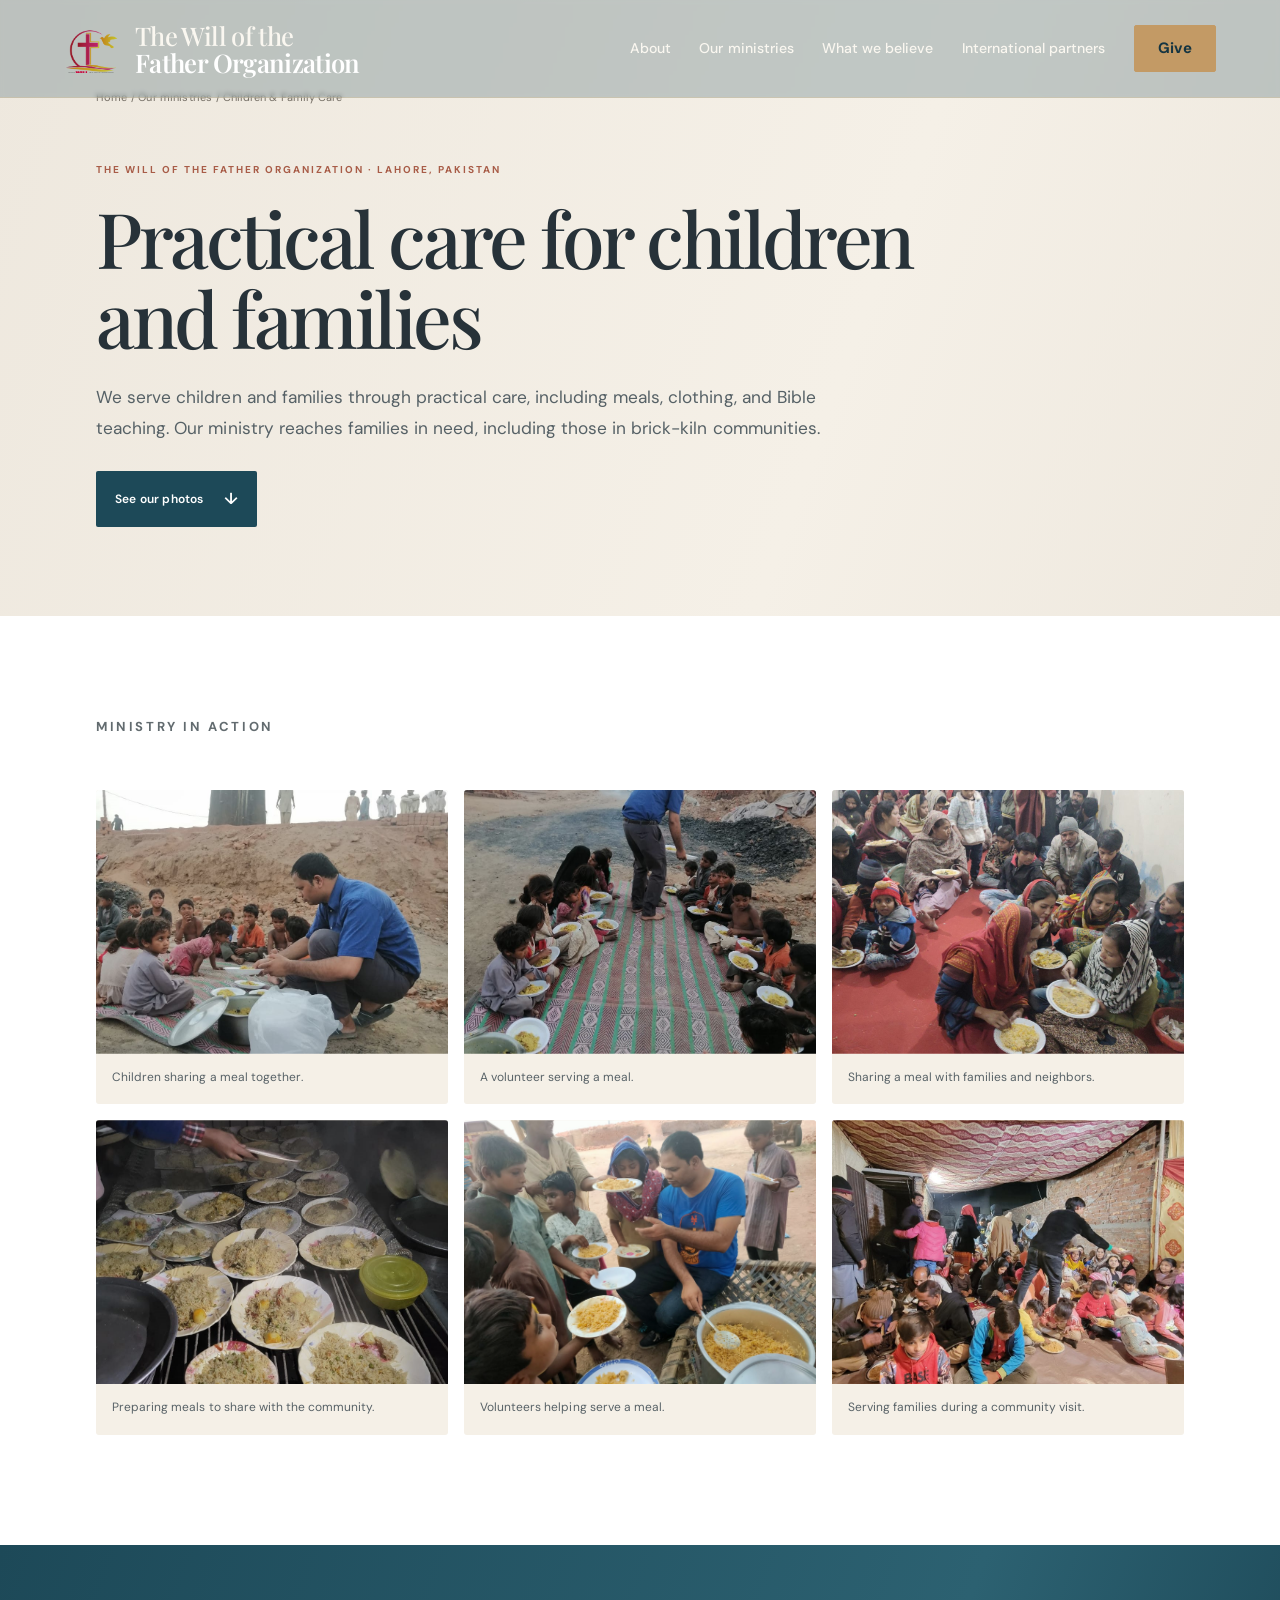
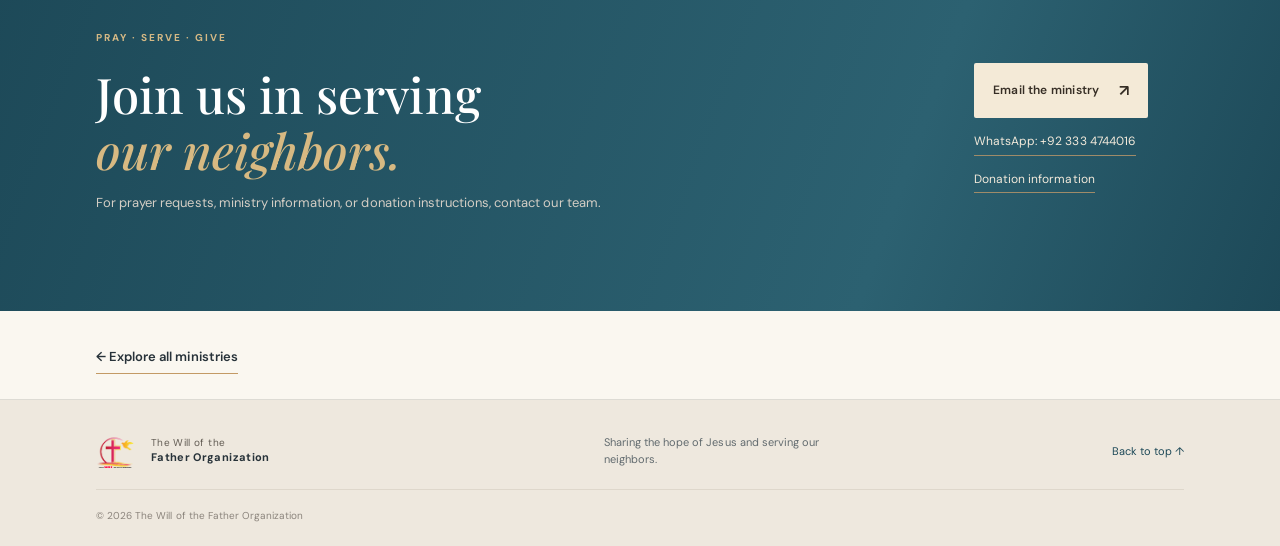
<file: ministries/children-ministry.html>
<!doctype html>
<html lang="en">
<head>
  <meta charset="utf-8">
  <meta name="viewport" content="width=device-width, initial-scale=1">
  <meta name="theme-color" content="#f8f5ef">
  <meta name="description" content="Learn how our Christian ministry serves children and families in Pakistan with practical care, meals, clothing, and Bible teaching, including in brick-kiln communities.">
  <title>Children & Family Care in Pakistan | The Will of the Father</title>
  <link rel="stylesheet" href="../styles.css">
  <link rel="stylesheet" href="../redesign.css?v=gallery-20261123">
  <script src="../script.js" defer></script>
  <meta name="robots" content="index, follow">
  <link rel="canonical" href="https://will-of-the-father-organization.pages.dev/ministries/children-ministry">
  <meta property="og:type" content="website">
  <meta property="og:site_name" content="The Will of the Father Organization">
  <meta property="og:title" content="Children & Family Care in Pakistan | The Will of the Father">
  <meta property="og:description" content="Learn how our Christian ministry serves children and families in Pakistan with practical care, meals, clothing, and Bible teaching, including in brick-kiln communities.">
  <meta property="og:url" content="https://will-of-the-father-organization.pages.dev/ministries/children-ministry">
  <meta property="og:image" content="https://will-of-the-father-organization.pages.dev/assets/images/outreach-gathering.jpg">
  <meta property="og:image:alt" content="Community members gathered at an outdoor ministry meeting">
  <meta name="twitter:card" content="summary_large_image">
  <meta name="twitter:title" content="Children & Family Care in Pakistan | The Will of the Father">
  <meta name="twitter:description" content="Learn how our Christian ministry serves children and families in Pakistan with practical care, meals, clothing, and Bible teaching, including in brick-kiln communities.">
  <meta name="twitter:image" content="https://will-of-the-father-organization.pages.dev/assets/images/outreach-gathering.jpg">
</head>
<body>
  <a class="skip-link" href="#main">Skip to content</a>
  <header class="site-header">
    <a class="brand" href="/#top" aria-label="The Will of the Father Organization home">
      <span class="brand-logo-crop" aria-hidden="true"><img src="../assets/images/ministry-logo.png" alt=""></span>
      <span class="brand-name">The Will of the<br><strong>Father Organization</strong></span>
    </a>
    <button class="menu-toggle" type="button" aria-expanded="false" aria-controls="site-nav" aria-label="Open navigation"><span></span><span></span></button>
    <nav id="site-nav" class="site-nav" aria-label="Main navigation">
      <a href="/#about">About</a><a href="/#ministries">Our ministries</a><a href="/#faith">What we believe</a><a href="/international-partners">International partners</a><a class="nav-give" href="/#give">Give</a>
    </nav>
  </header>
  <main id="main">
    <section class="ministry-page-intro">
      <div class="ministry-page-intro-inner">
        <p class="ministry-breadcrumb"><a href="/">Home</a><span aria-hidden="true"> / </span><a href="/#ministries">Our ministries</a><span aria-hidden="true"> / </span>Children &amp; Family Care</p>
        <p class="eyebrow">The Will of the Father Organization · Lahore, Pakistan</p>
        <h1 class="ministry-page-title">Practical care for children and families</h1>
        <p class="ministry-page-description">We serve children and families through practical care, including meals, clothing, and Bible teaching. Our ministry reaches families in need, including those in brick-kiln communities.</p>
        <a class="button button-dark" href="#gallery">See our photos <span aria-hidden="true">↓</span></a>
      </div>
    </section>
    <section class="ministry-gallery section" id="gallery" aria-label="Ministry photo gallery">
      <div class="ministry-gallery-heading"><p class="eyebrow">Ministry in action</p></div>
      <div class="ministry-gallery-grid">
      <figure><img src="../assets/images/ministries/children-ministry-01.jpg" alt="Children seated together during a meal" loading="lazy"><figcaption>Children sharing a meal together.</figcaption></figure>
      <figure><img src="../assets/images/ministries/children-ministry-02.jpg" alt="A ministry volunteer serving food to children" loading="lazy"><figcaption>A volunteer serving a meal.</figcaption></figure>
      <figure><img src="../assets/images/ministries/food-distribution-02.jpg" alt="People seated together during a community meal" loading="lazy"><figcaption>Sharing a meal with families and neighbors.</figcaption></figure>
      <figure><img src="../assets/images/ministries/food-distribution-03.jpg" alt="Volunteers preparing food to share with families" loading="lazy"><figcaption>Preparing meals to share with the community.</figcaption></figure>
      <figure><img src="../assets/images/ministries/children-ministry-05.jpg" alt="Volunteers serving food to children" loading="lazy"><figcaption>Volunteers helping serve a meal.</figcaption></figure>
      <figure><img src="../assets/images/ministries/food-distribution-05.jpg" alt="A community receiving food during an outreach visit" loading="lazy"><figcaption>Serving families during a community visit.</figcaption></figure>
      </div>
    </section>
    <section class="ministry-page-cta">
      <div><p class="eyebrow">Pray · Serve · Give</p><h2>Join us in serving<br><em>our neighbors.</em></h2><p>For prayer requests, ministry information, or donation instructions, contact our team.</p></div>
      <div class="ministry-page-links"><a class="button button-light" href="mailto:thewillofthefatherpk@gmail.com">Email the ministry <span aria-hidden="true">↗</span></a><a href="https://wa.me/923334744016">WhatsApp: +92 333 4744016</a><a href="/#give">Donation information</a></div>
    </section>
    <section class="ministry-back"><a class="text-link text-link-dark" href="/#ministries">← Explore all ministries</a></section>
  </main>
  <footer class="site-footer"><a class="brand brand-footer" href="/#top"><span class="brand-logo-crop" aria-hidden="true"><img src="../assets/images/ministry-logo.png" alt=""></span><span class="brand-name">The Will of the<br><strong>Father Organization</strong></span></a><p>Sharing the hope of Jesus and serving our neighbors.</p><a href="#main" class="back-top">Back to top ↑</a><small>© <span id="year">2026</span> The Will of the Father Organization</small></footer>
</body>
</html>
</file>
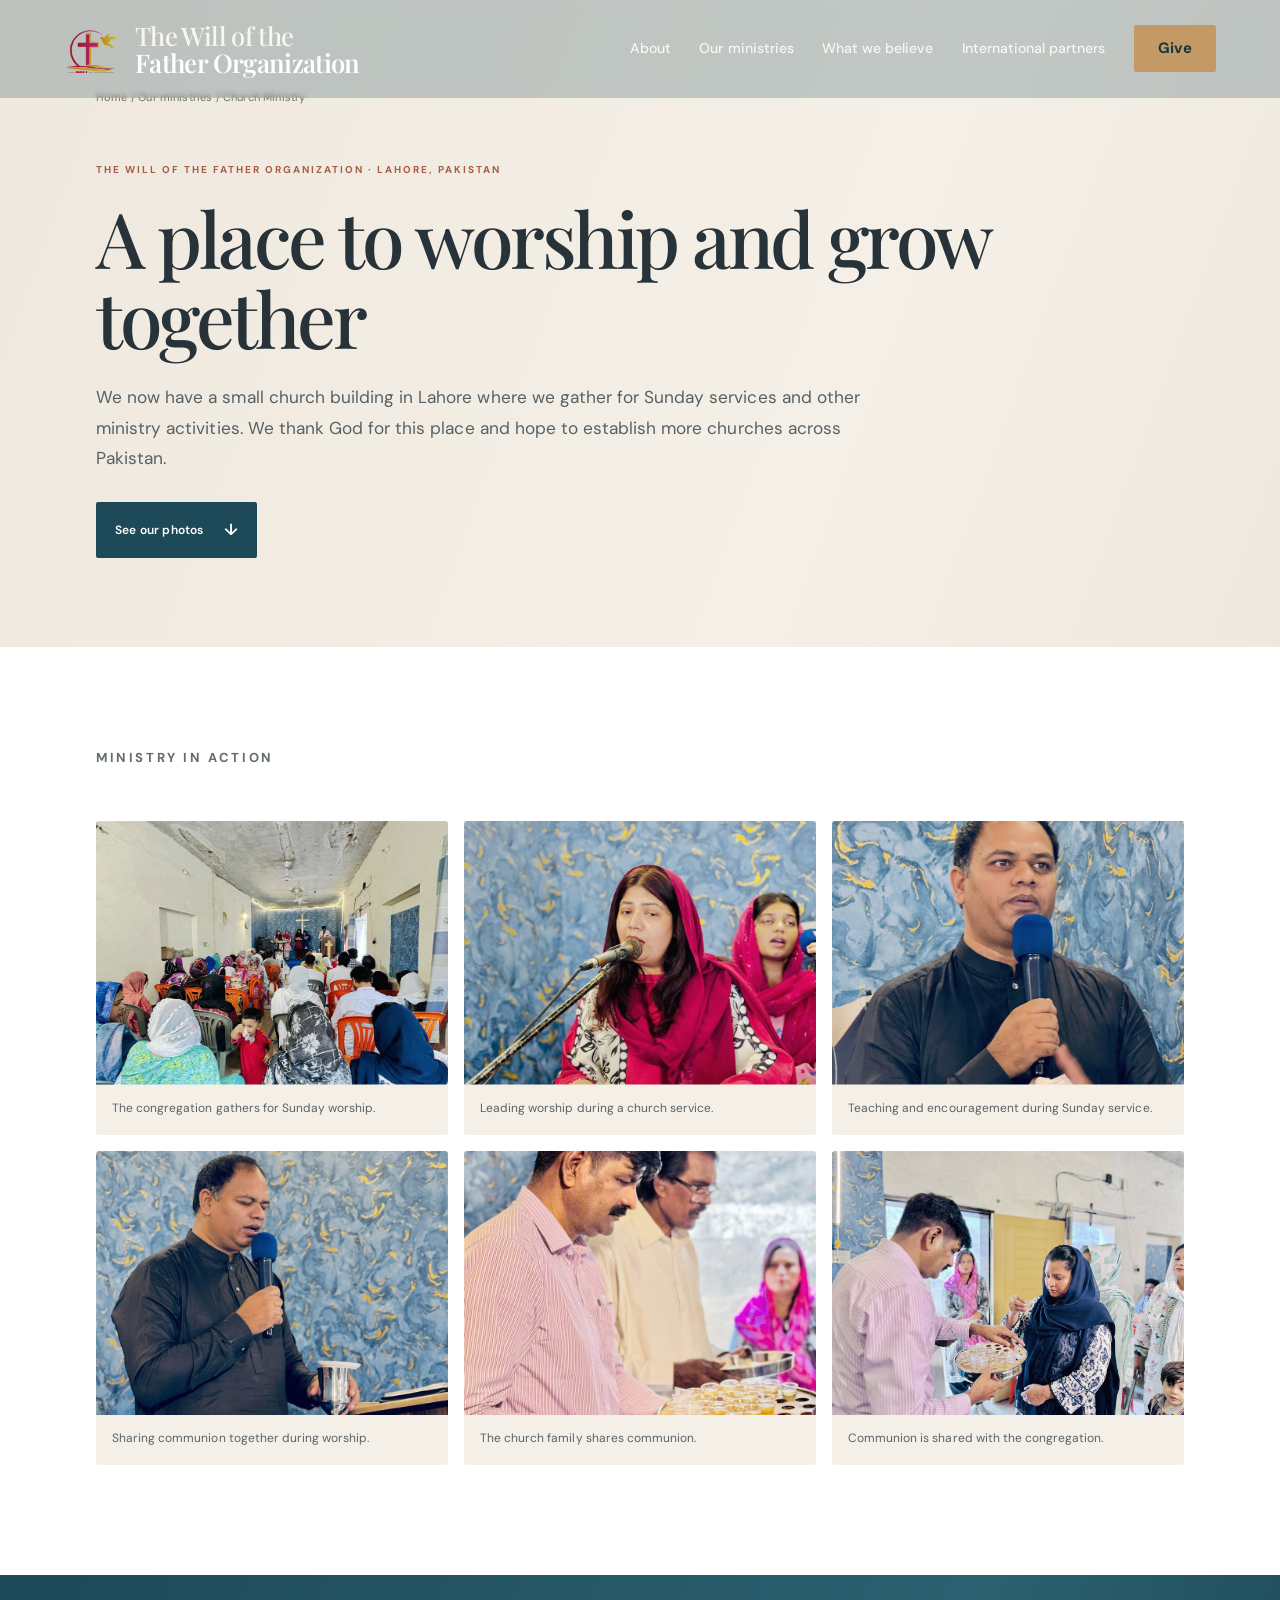
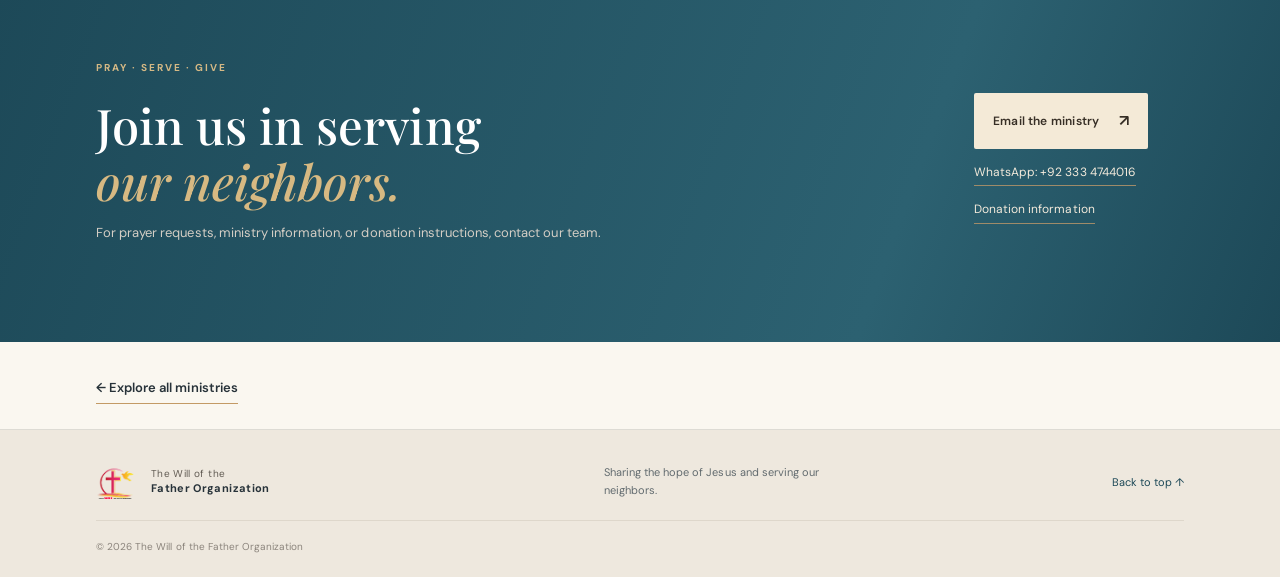
<file: ministries/church.html>
<!doctype html>
<html lang="en">
<head>
  <meta charset="utf-8">
  <meta name="viewport" content="width=device-width, initial-scale=1">
  <meta name="theme-color" content="#f8f5ef">
  <meta name="description" content="Learn about our church ministry in Lahore, Pakistan. We gather in our small church building for Sunday services and other ministry activities.">
  <title>Church Ministry in Lahore, Pakistan | The Will of the Father</title>
  <link rel="stylesheet" href="../styles.css">
  <link rel="stylesheet" href="../redesign.css?v=gallery-20261123">
  <script src="../script.js" defer></script>
  <meta name="robots" content="index, follow">
  <link rel="canonical" href="https://will-of-the-father-organization.pages.dev/ministries/church">
  <meta property="og:type" content="website">
  <meta property="og:site_name" content="The Will of the Father Organization">
  <meta property="og:title" content="Church Ministry in Lahore, Pakistan | The Will of the Father">
  <meta property="og:description" content="Learn about our church ministry in Lahore, Pakistan. We gather in our small church building for Sunday services and other ministry activities.">
  <meta property="og:url" content="https://will-of-the-father-organization.pages.dev/ministries/church">
  <meta property="og:image" content="https://will-of-the-father-organization.pages.dev/assets/images/outreach-gathering.jpg">
  <meta property="og:image:alt" content="Community members gathered at an outdoor ministry meeting">
  <meta name="twitter:card" content="summary_large_image">
  <meta name="twitter:title" content="Church Ministry in Lahore, Pakistan | The Will of the Father">
  <meta name="twitter:description" content="Learn about our church ministry in Lahore, Pakistan. We gather in our small church building for Sunday services and other ministry activities.">
  <meta name="twitter:image" content="https://will-of-the-father-organization.pages.dev/assets/images/outreach-gathering.jpg">
</head>
<body>
  <a class="skip-link" href="#main">Skip to content</a>
  <header class="site-header">
    <a class="brand" href="/#top" aria-label="The Will of the Father Organization home">
      <span class="brand-logo-crop" aria-hidden="true"><img src="../assets/images/ministry-logo.png" alt=""></span>
      <span class="brand-name">The Will of the<br><strong>Father Organization</strong></span>
    </a>
    <button class="menu-toggle" type="button" aria-expanded="false" aria-controls="site-nav" aria-label="Open navigation"><span></span><span></span></button>
    <nav id="site-nav" class="site-nav" aria-label="Main navigation">
      <a href="/#about">About</a><a href="/#ministries">Our ministries</a><a href="/#faith">What we believe</a><a href="/international-partners">International partners</a><a class="nav-give" href="/#give">Give</a>
    </nav>
  </header>
  <main id="main">
    <section class="ministry-page-intro">
      <div class="ministry-page-intro-inner">
        <p class="ministry-breadcrumb"><a href="/">Home</a><span aria-hidden="true"> / </span><a href="/#ministries">Our ministries</a><span aria-hidden="true"> / </span>Church Ministry</p>
        <p class="eyebrow">The Will of the Father Organization · Lahore, Pakistan</p>
        <h1 class="ministry-page-title">A place to worship and grow together</h1>
        <p class="ministry-page-description">We now have a small church building in Lahore where we gather for Sunday services and other ministry activities. We thank God for this place and hope to establish more churches across Pakistan.</p>
        <a class="button button-dark" href="#gallery">See our photos <span aria-hidden="true">↓</span></a>
      </div>
    </section>
    <section class="ministry-gallery section" id="gallery" aria-label="Ministry photo gallery">
      <div class="ministry-gallery-heading"><p class="eyebrow">Ministry in action</p></div>
      <div class="ministry-gallery-grid">
      <figure><img src="../assets/images/ministries/church-01.jpg" alt="Congregation gathered for a Sunday service" loading="lazy"><figcaption>The congregation gathers for Sunday worship.</figcaption></figure>
      <figure><img src="../assets/images/ministries/church-02.jpg" alt="A woman leading worship with a microphone" loading="lazy"><figcaption>Leading worship during a church service.</figcaption></figure>
      <figure><img src="../assets/images/ministries/church-03.jpg" alt="Church leader speaking during a service" loading="lazy"><figcaption>Teaching and encouragement during Sunday service.</figcaption></figure>
      <figure><img src="../assets/images/ministries/church-04.jpg" alt="A ministry leader sharing communion" loading="lazy"><figcaption>Sharing communion together during worship.</figcaption></figure>
      <figure><img src="../assets/images/ministries/church-05.jpg" alt="Church members taking part in communion" loading="lazy"><figcaption>The church family shares communion.</figcaption></figure>
      <figure><img src="../assets/images/ministries/church-06.jpg" alt="A woman receiving communion during a service" loading="lazy"><figcaption>Communion is shared with the congregation.</figcaption></figure>
      </div>
    </section>
    <section class="ministry-page-cta">
      <div><p class="eyebrow">Pray · Serve · Give</p><h2>Join us in serving<br><em>our neighbors.</em></h2><p>For prayer requests, ministry information, or donation instructions, contact our team.</p></div>
      <div class="ministry-page-links"><a class="button button-light" href="mailto:thewillofthefatherpk@gmail.com">Email the ministry <span aria-hidden="true">↗</span></a><a href="https://wa.me/923334744016">WhatsApp: +92 333 4744016</a><a href="/#give">Donation information</a></div>
    </section>
    <section class="ministry-back"><a class="text-link text-link-dark" href="/#ministries">← Explore all ministries</a></section>
  </main>
  <footer class="site-footer"><a class="brand brand-footer" href="/#top"><span class="brand-logo-crop" aria-hidden="true"><img src="../assets/images/ministry-logo.png" alt=""></span><span class="brand-name">The Will of the<br><strong>Father Organization</strong></span></a><p>Sharing the hope of Jesus and serving our neighbors.</p><a href="#main" class="back-top">Back to top ↑</a><small>© <span id="year">2026</span> The Will of the Father Organization</small></footer>
</body>
</html>
</file>
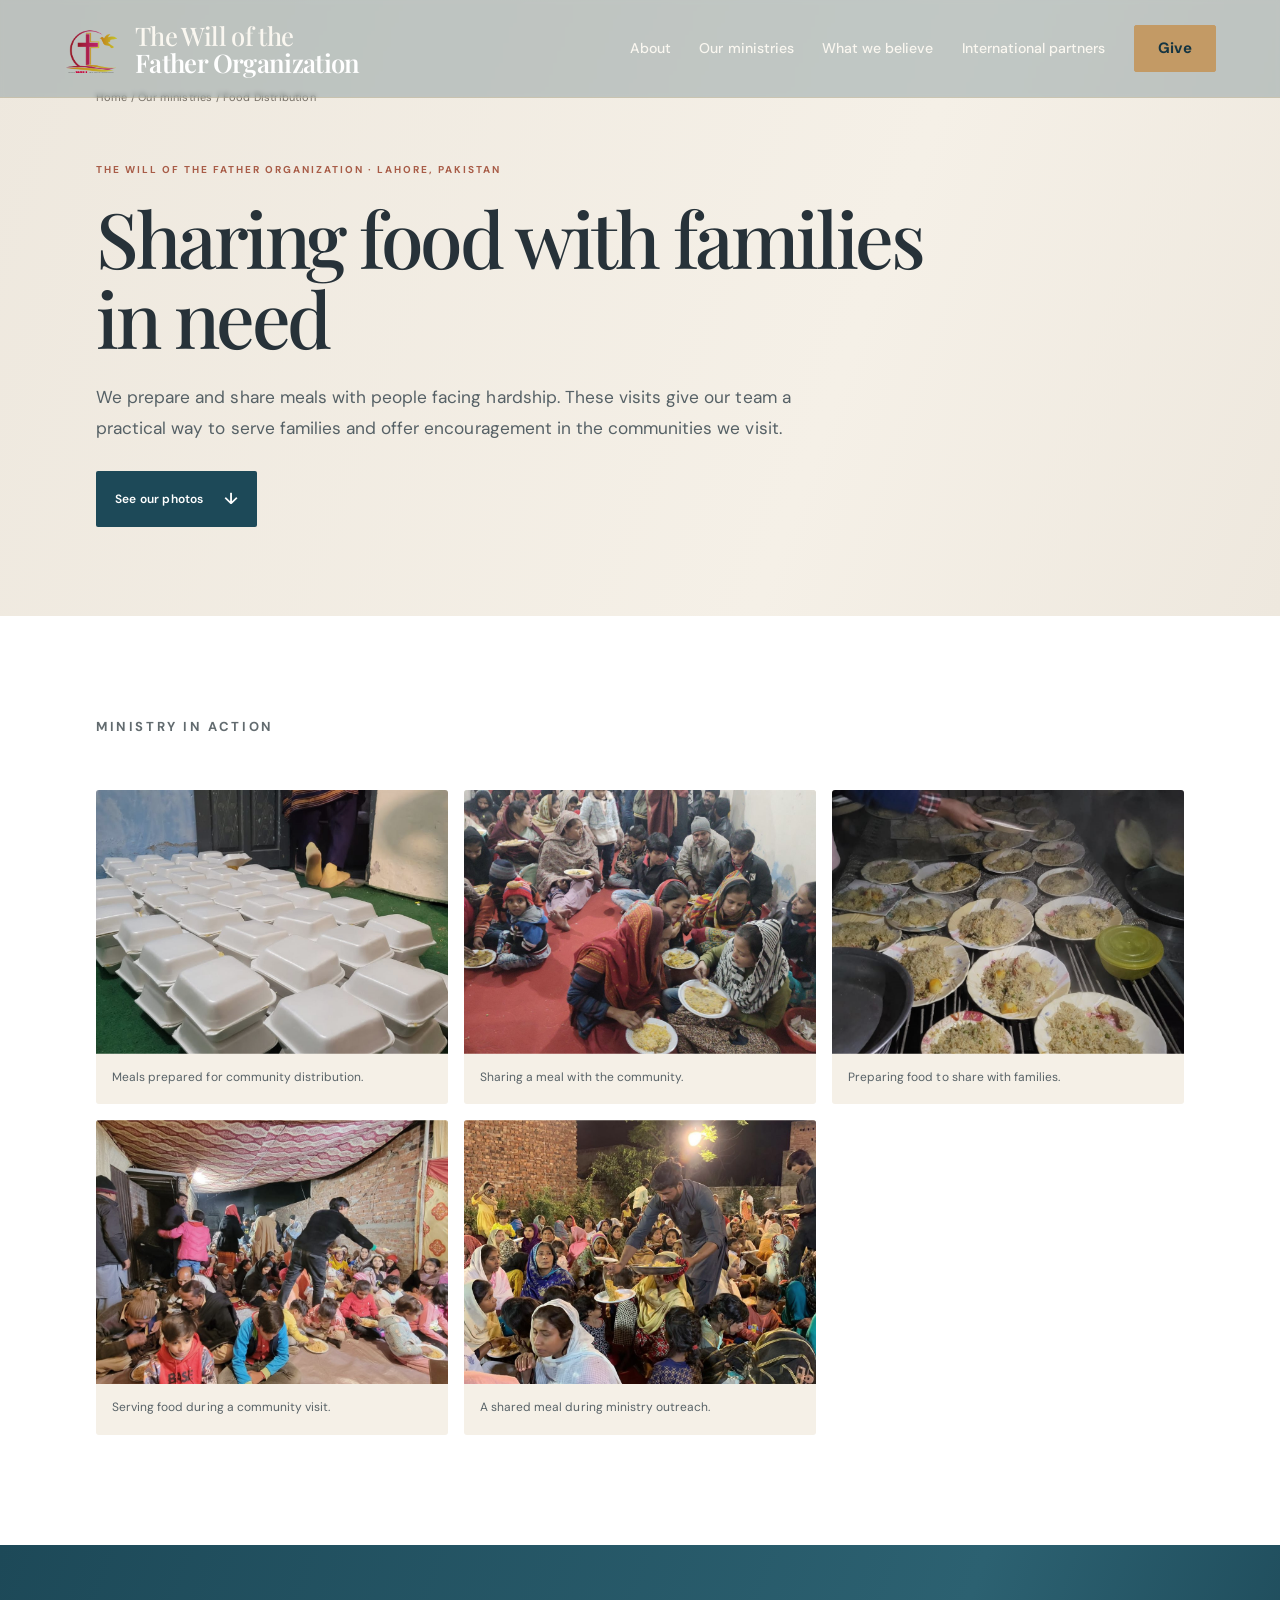
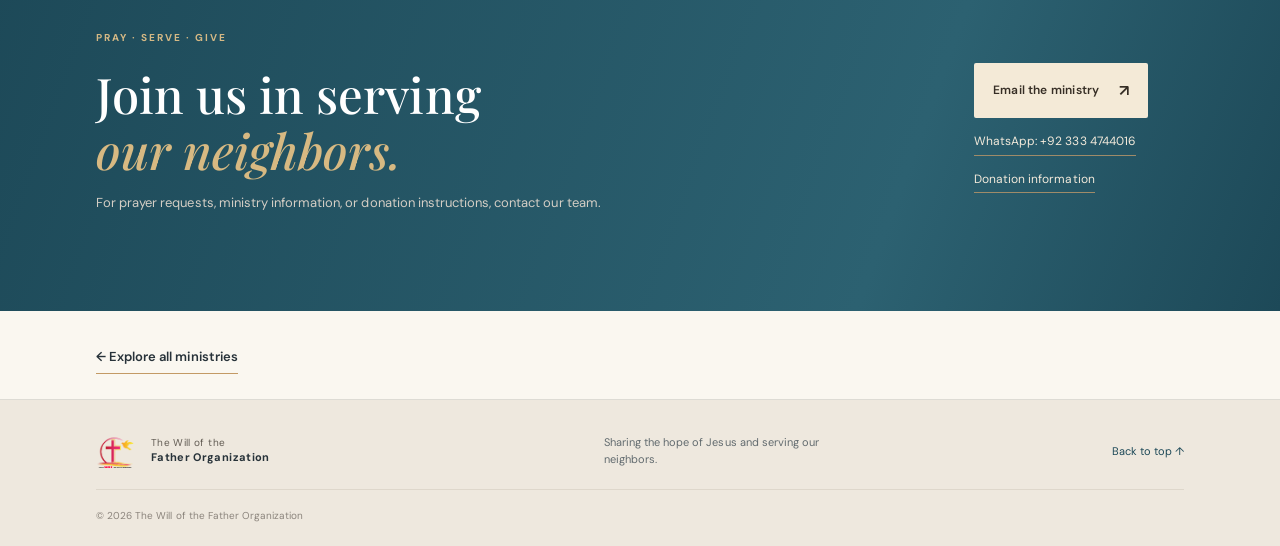
<file: ministries/food-distribution.html>
<!doctype html>
<html lang="en">
<head>
  <meta charset="utf-8">
  <meta name="viewport" content="width=device-width, initial-scale=1">
  <meta name="theme-color" content="#f8f5ef">
  <meta name="description" content="Discover our food distribution ministry in Pakistan. We prepare and share meals with families facing hardship and offer encouragement in communities we visit.">
  <title>Food Distribution in Pakistan | The Will of the Father</title>
  <link rel="stylesheet" href="../styles.css">
  <link rel="stylesheet" href="../redesign.css?v=gallery-20261123">
  <script src="../script.js" defer></script>
  <meta name="robots" content="index, follow">
  <link rel="canonical" href="https://will-of-the-father-organization.pages.dev/ministries/food-distribution">
  <meta property="og:type" content="website">
  <meta property="og:site_name" content="The Will of the Father Organization">
  <meta property="og:title" content="Food Distribution in Pakistan | The Will of the Father">
  <meta property="og:description" content="Discover our food distribution ministry in Pakistan. We prepare and share meals with families facing hardship and offer encouragement in communities we visit.">
  <meta property="og:url" content="https://will-of-the-father-organization.pages.dev/ministries/food-distribution">
  <meta property="og:image" content="https://will-of-the-father-organization.pages.dev/assets/images/outreach-gathering.jpg">
  <meta property="og:image:alt" content="Community members gathered at an outdoor ministry meeting">
  <meta name="twitter:card" content="summary_large_image">
  <meta name="twitter:title" content="Food Distribution in Pakistan | The Will of the Father">
  <meta name="twitter:description" content="Discover our food distribution ministry in Pakistan. We prepare and share meals with families facing hardship and offer encouragement in communities we visit.">
  <meta name="twitter:image" content="https://will-of-the-father-organization.pages.dev/assets/images/outreach-gathering.jpg">
</head>
<body>
  <a class="skip-link" href="#main">Skip to content</a>
  <header class="site-header">
    <a class="brand" href="/#top" aria-label="The Will of the Father Organization home">
      <span class="brand-logo-crop" aria-hidden="true"><img src="../assets/images/ministry-logo.png" alt=""></span>
      <span class="brand-name">The Will of the<br><strong>Father Organization</strong></span>
    </a>
    <button class="menu-toggle" type="button" aria-expanded="false" aria-controls="site-nav" aria-label="Open navigation"><span></span><span></span></button>
    <nav id="site-nav" class="site-nav" aria-label="Main navigation">
      <a href="/#about">About</a><a href="/#ministries">Our ministries</a><a href="/#faith">What we believe</a><a href="/international-partners">International partners</a><a class="nav-give" href="/#give">Give</a>
    </nav>
  </header>
  <main id="main">
    <section class="ministry-page-intro">
      <div class="ministry-page-intro-inner">
        <p class="ministry-breadcrumb"><a href="/">Home</a><span aria-hidden="true"> / </span><a href="/#ministries">Our ministries</a><span aria-hidden="true"> / </span>Food Distribution</p>
        <p class="eyebrow">The Will of the Father Organization · Lahore, Pakistan</p>
        <h1 class="ministry-page-title">Sharing food with families in need</h1>
        <p class="ministry-page-description">We prepare and share meals with people facing hardship. These visits give our team a practical way to serve families and offer encouragement in the communities we visit.</p>
        <a class="button button-dark" href="#gallery">See our photos <span aria-hidden="true">↓</span></a>
      </div>
    </section>
    <section class="ministry-gallery section" id="gallery" aria-label="Ministry photo gallery">
      <div class="ministry-gallery-heading"><p class="eyebrow">Ministry in action</p></div>
      <div class="ministry-gallery-grid">
      <figure><img src="../assets/images/ministries/food-distribution-04.jpg" alt="Packed meals ready for a food distribution" loading="lazy"><figcaption>Meals prepared for community distribution.</figcaption></figure>
      <figure><img src="../assets/images/ministries/food-distribution-02.jpg" alt="People seated together during a community meal" loading="lazy"><figcaption>Sharing a meal with the community.</figcaption></figure>
      <figure><img src="../assets/images/ministries/food-distribution-03.jpg" alt="Volunteers preparing meals for distribution" loading="lazy"><figcaption>Preparing food to share with families.</figcaption></figure>
      <figure><img src="../assets/images/ministries/food-distribution-05.jpg" alt="A community receiving food during an outreach visit" loading="lazy"><figcaption>Serving food during a community visit.</figcaption></figure>
      <figure><img src="../assets/images/ministries/food-distribution-06.jpg" alt="People sharing a meal at an outdoor gathering" loading="lazy"><figcaption>A shared meal during ministry outreach.</figcaption></figure>
      </div>
    </section>
    <section class="ministry-page-cta">
      <div><p class="eyebrow">Pray · Serve · Give</p><h2>Join us in serving<br><em>our neighbors.</em></h2><p>For prayer requests, ministry information, or donation instructions, contact our team.</p></div>
      <div class="ministry-page-links"><a class="button button-light" href="mailto:thewillofthefatherpk@gmail.com">Email the ministry <span aria-hidden="true">↗</span></a><a href="https://wa.me/923334744016">WhatsApp: +92 333 4744016</a><a href="/#give">Donation information</a></div>
    </section>
    <section class="ministry-back"><a class="text-link text-link-dark" href="/#ministries">← Explore all ministries</a></section>
  </main>
  <footer class="site-footer"><a class="brand brand-footer" href="/#top"><span class="brand-logo-crop" aria-hidden="true"><img src="../assets/images/ministry-logo.png" alt=""></span><span class="brand-name">The Will of the<br><strong>Father Organization</strong></span></a><p>Sharing the hope of Jesus and serving our neighbors.</p><a href="#main" class="back-top">Back to top ↑</a><small>© <span id="year">2026</span> The Will of the Father Organization</small></footer>
</body>
</html>
</file>
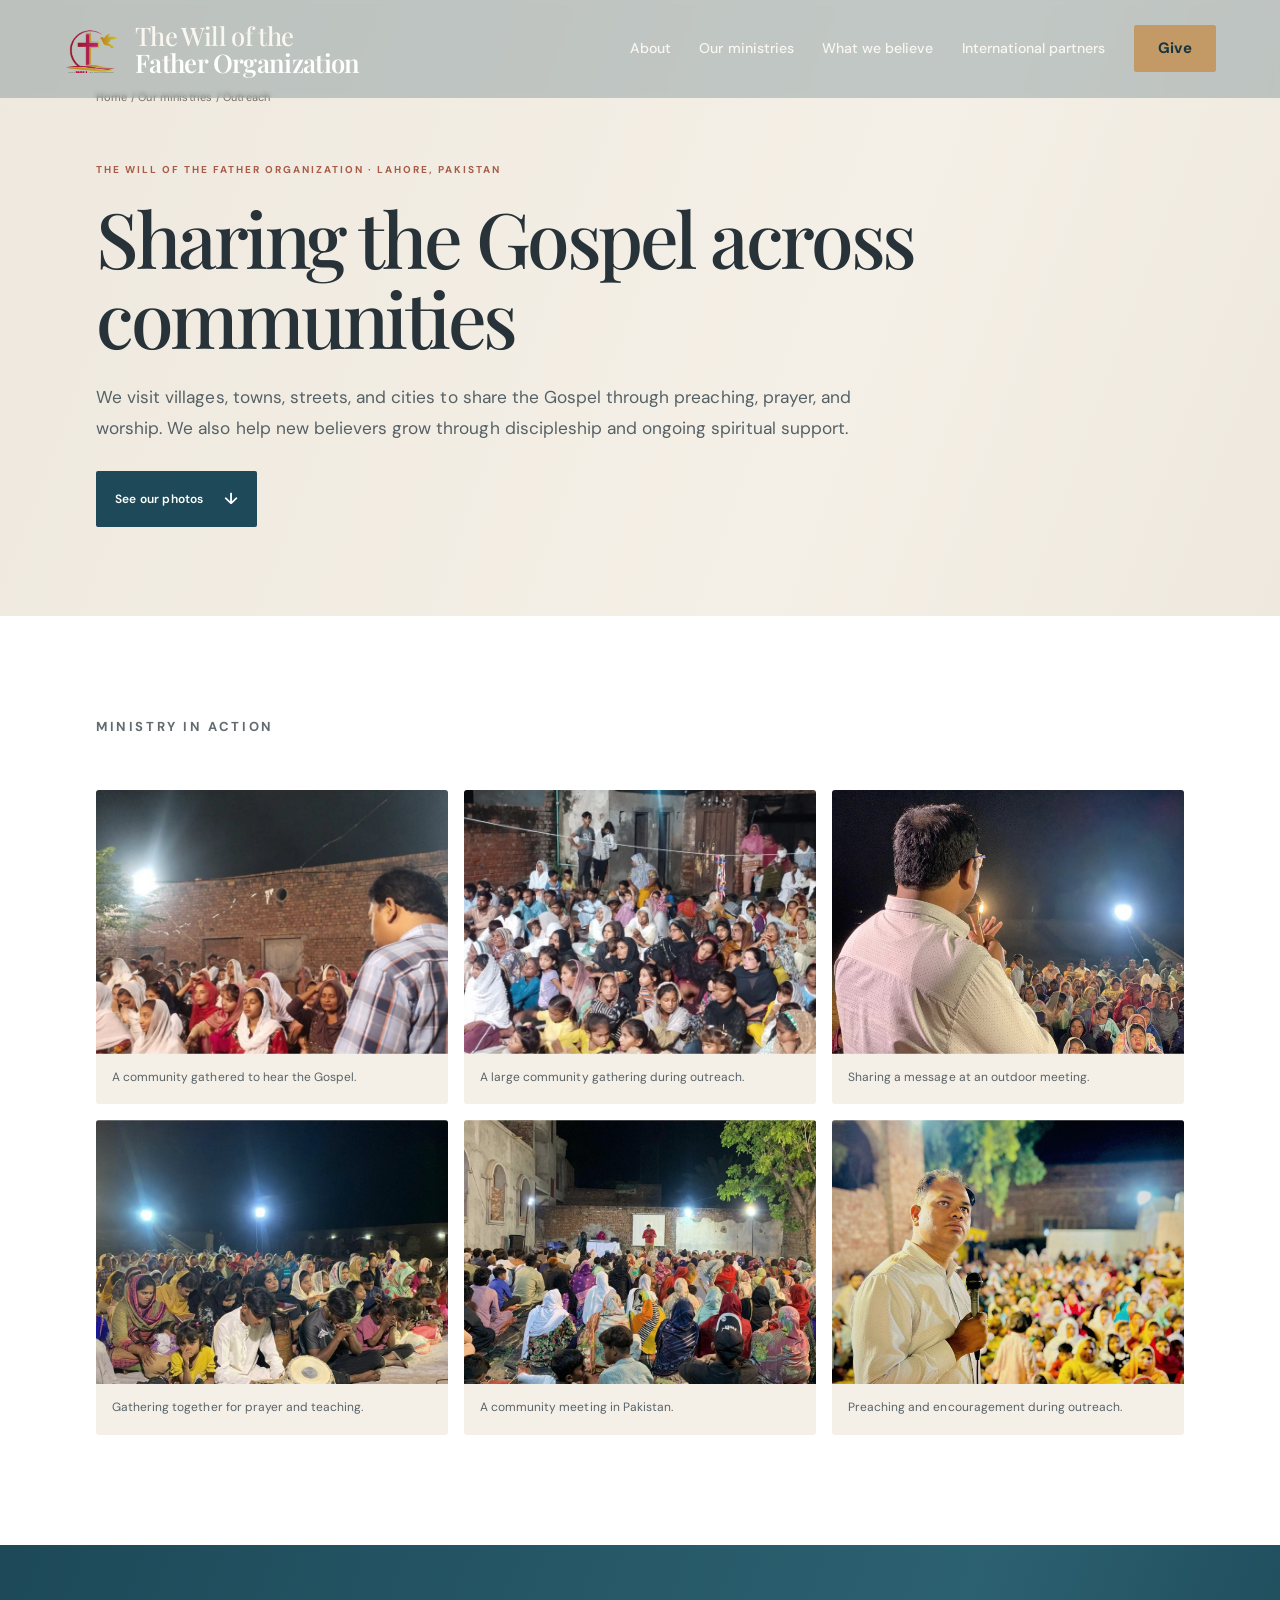
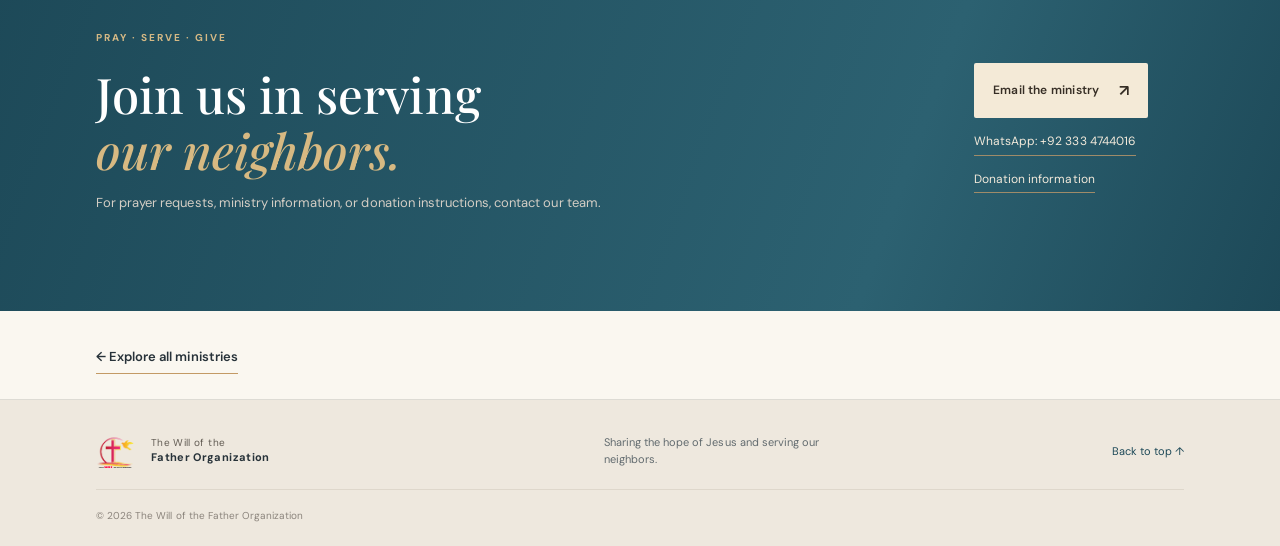
<file: ministries/outreach.html>
<!doctype html>
<html lang="en">
<head>
  <meta charset="utf-8">
  <meta name="viewport" content="width=device-width, initial-scale=1">
  <meta name="theme-color" content="#f8f5ef">
  <meta name="description" content="Learn about Christian outreach in Pakistan through our Lahore-based ministry. We share the Gospel through community visits, preaching, prayer, worship, and discipleship.">
  <title>Christian Outreach in Pakistan | The Will of the Father</title>
  <link rel="stylesheet" href="../styles.css">
  <link rel="stylesheet" href="../redesign.css?v=gallery-20261123">
  <script src="../script.js" defer></script>
  <meta name="robots" content="index, follow">
  <link rel="canonical" href="https://will-of-the-father-organization.pages.dev/ministries/outreach">
  <meta property="og:type" content="website">
  <meta property="og:site_name" content="The Will of the Father Organization">
  <meta property="og:title" content="Christian Outreach in Pakistan | The Will of the Father">
  <meta property="og:description" content="Learn about Christian outreach in Pakistan through our Lahore-based ministry. We share the Gospel through community visits, preaching, prayer, worship, and discipleship.">
  <meta property="og:url" content="https://will-of-the-father-organization.pages.dev/ministries/outreach">
  <meta property="og:image" content="https://will-of-the-father-organization.pages.dev/assets/images/outreach-gathering.jpg">
  <meta property="og:image:alt" content="Community members gathered at an outdoor ministry meeting">
  <meta name="twitter:card" content="summary_large_image">
  <meta name="twitter:title" content="Christian Outreach in Pakistan | The Will of the Father">
  <meta name="twitter:description" content="Learn about Christian outreach in Pakistan through our Lahore-based ministry. We share the Gospel through community visits, preaching, prayer, worship, and discipleship.">
  <meta name="twitter:image" content="https://will-of-the-father-organization.pages.dev/assets/images/outreach-gathering.jpg">
</head>
<body>
  <a class="skip-link" href="#main">Skip to content</a>
  <header class="site-header">
    <a class="brand" href="/#top" aria-label="The Will of the Father Organization home">
      <span class="brand-logo-crop" aria-hidden="true"><img src="../assets/images/ministry-logo.png" alt=""></span>
      <span class="brand-name">The Will of the<br><strong>Father Organization</strong></span>
    </a>
    <button class="menu-toggle" type="button" aria-expanded="false" aria-controls="site-nav" aria-label="Open navigation"><span></span><span></span></button>
    <nav id="site-nav" class="site-nav" aria-label="Main navigation">
      <a href="/#about">About</a><a href="/#ministries">Our ministries</a><a href="/#faith">What we believe</a><a href="/international-partners">International partners</a><a class="nav-give" href="/#give">Give</a>
    </nav>
  </header>
  <main id="main">
    <section class="ministry-page-intro">
      <div class="ministry-page-intro-inner">
        <p class="ministry-breadcrumb"><a href="/">Home</a><span aria-hidden="true"> / </span><a href="/#ministries">Our ministries</a><span aria-hidden="true"> / </span>Outreach</p>
        <p class="eyebrow">The Will of the Father Organization · Lahore, Pakistan</p>
        <h1 class="ministry-page-title">Sharing the Gospel across communities</h1>
        <p class="ministry-page-description">We visit villages, towns, streets, and cities to share the Gospel through preaching, prayer, and worship. We also help new believers grow through discipleship and ongoing spiritual support.</p>
        <a class="button button-dark" href="#gallery">See our photos <span aria-hidden="true">↓</span></a>
      </div>
    </section>
    <section class="ministry-gallery section" id="gallery" aria-label="Ministry photo gallery">
      <div class="ministry-gallery-heading"><p class="eyebrow">Ministry in action</p></div>
      <div class="ministry-gallery-grid">
      <figure><img src="../assets/images/ministries/outreach-01.jpg" alt="People gathered for a ministry outreach meeting" loading="lazy"><figcaption>A community gathered to hear the Gospel.</figcaption></figure>
      <figure><img src="../assets/images/ministries/outreach-02.jpg" alt="A large community meeting during an outreach" loading="lazy"><figcaption>A large community gathering during outreach.</figcaption></figure>
      <figure><img src="../assets/images/ministries/outreach-03.jpg" alt="A ministry speaker addressing an outdoor gathering" loading="lazy"><figcaption>Sharing a message at an outdoor meeting.</figcaption></figure>
      <figure><img src="../assets/images/ministries/outreach-04.jpg" alt="People gathered for prayer and teaching" loading="lazy"><figcaption>Gathering together for prayer and teaching.</figcaption></figure>
      <figure><img src="../assets/images/ministries/outreach-05.jpg" alt="A community meeting in Pakistan" loading="lazy"><figcaption>A community meeting in Pakistan.</figcaption></figure>
      <figure><img src="../assets/images/ministries/outreach-06.jpg" alt="A speaker sharing the Gospel with a crowd" loading="lazy"><figcaption>Preaching and encouragement during outreach.</figcaption></figure>
      </div>
    </section>
    <section class="ministry-page-cta">
      <div><p class="eyebrow">Pray · Serve · Give</p><h2>Join us in serving<br><em>our neighbors.</em></h2><p>For prayer requests, ministry information, or donation instructions, contact our team.</p></div>
      <div class="ministry-page-links"><a class="button button-light" href="mailto:thewillofthefatherpk@gmail.com">Email the ministry <span aria-hidden="true">↗</span></a><a href="https://wa.me/923334744016">WhatsApp: +92 333 4744016</a><a href="/#give">Donation information</a></div>
    </section>
    <section class="ministry-back"><a class="text-link text-link-dark" href="/#ministries">← Explore all ministries</a></section>
  </main>
  <footer class="site-footer"><a class="brand brand-footer" href="/#top"><span class="brand-logo-crop" aria-hidden="true"><img src="../assets/images/ministry-logo.png" alt=""></span><span class="brand-name">The Will of the<br><strong>Father Organization</strong></span></a><p>Sharing the hope of Jesus and serving our neighbors.</p><a href="#main" class="back-top">Back to top ↑</a><small>© <span id="year">2026</span> The Will of the Father Organization</small></footer>
</body>
</html>
</file>
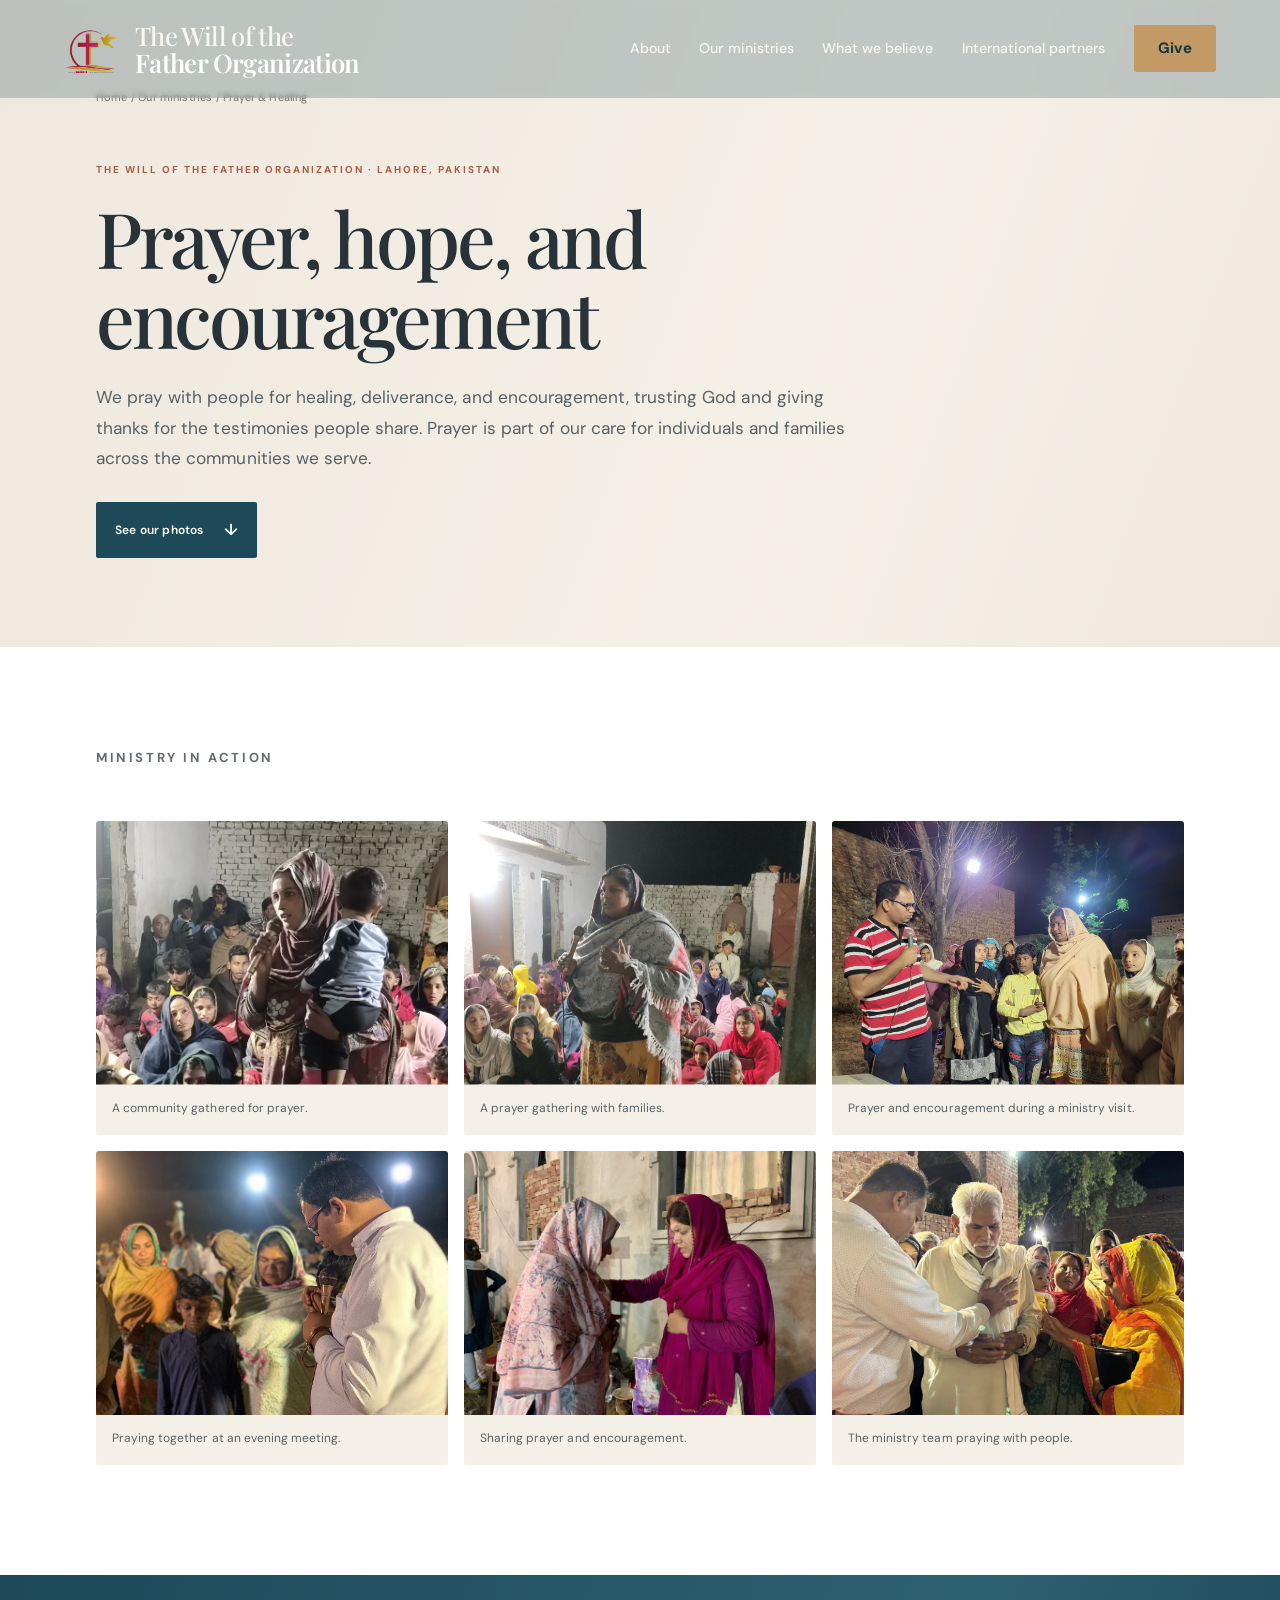
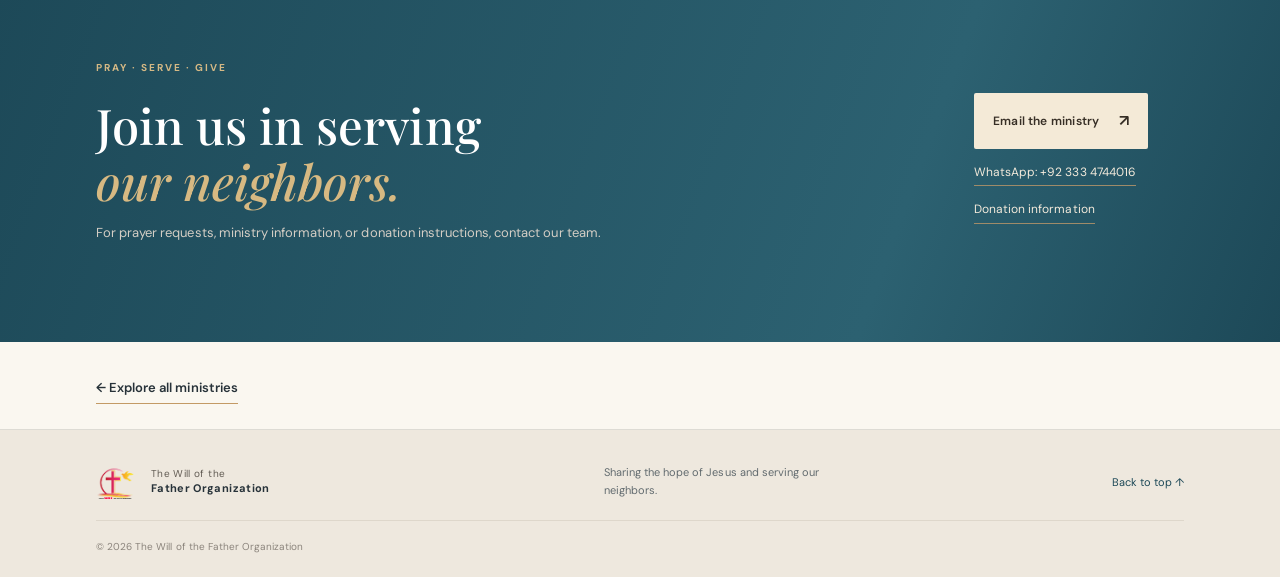
<file: ministries/prayer-healing.html>
<!doctype html>
<html lang="en">
<head>
  <meta charset="utf-8">
  <meta name="viewport" content="width=device-width, initial-scale=1">
  <meta name="theme-color" content="#f8f5ef">
  <meta name="description" content="Learn about our prayer ministry in Pakistan. We pray with people for healing, deliverance, and encouragement, trusting God and sharing the testimonies people offer.">
  <title>Prayer Ministry in Pakistan | The Will of the Father</title>
  <link rel="stylesheet" href="../styles.css">
  <link rel="stylesheet" href="../redesign.css?v=gallery-20261123">
  <script src="../script.js" defer></script>
  <meta name="robots" content="index, follow">
  <link rel="canonical" href="https://will-of-the-father-organization.pages.dev/ministries/prayer-healing">
  <meta property="og:type" content="website">
  <meta property="og:site_name" content="The Will of the Father Organization">
  <meta property="og:title" content="Prayer Ministry in Pakistan | The Will of the Father">
  <meta property="og:description" content="Learn about our prayer ministry in Pakistan. We pray with people for healing, deliverance, and encouragement, trusting God and sharing the testimonies people offer.">
  <meta property="og:url" content="https://will-of-the-father-organization.pages.dev/ministries/prayer-healing">
  <meta property="og:image" content="https://will-of-the-father-organization.pages.dev/assets/images/outreach-gathering.jpg">
  <meta property="og:image:alt" content="Community members gathered at an outdoor ministry meeting">
  <meta name="twitter:card" content="summary_large_image">
  <meta name="twitter:title" content="Prayer Ministry in Pakistan | The Will of the Father">
  <meta name="twitter:description" content="Learn about our prayer ministry in Pakistan. We pray with people for healing, deliverance, and encouragement, trusting God and sharing the testimonies people offer.">
  <meta name="twitter:image" content="https://will-of-the-father-organization.pages.dev/assets/images/outreach-gathering.jpg">
</head>
<body>
  <a class="skip-link" href="#main">Skip to content</a>
  <header class="site-header">
    <a class="brand" href="/#top" aria-label="The Will of the Father Organization home">
      <span class="brand-logo-crop" aria-hidden="true"><img src="../assets/images/ministry-logo.png" alt=""></span>
      <span class="brand-name">The Will of the<br><strong>Father Organization</strong></span>
    </a>
    <button class="menu-toggle" type="button" aria-expanded="false" aria-controls="site-nav" aria-label="Open navigation"><span></span><span></span></button>
    <nav id="site-nav" class="site-nav" aria-label="Main navigation">
      <a href="/#about">About</a><a href="/#ministries">Our ministries</a><a href="/#faith">What we believe</a><a href="/international-partners">International partners</a><a class="nav-give" href="/#give">Give</a>
    </nav>
  </header>
  <main id="main">
    <section class="ministry-page-intro">
      <div class="ministry-page-intro-inner">
        <p class="ministry-breadcrumb"><a href="/">Home</a><span aria-hidden="true"> / </span><a href="/#ministries">Our ministries</a><span aria-hidden="true"> / </span>Prayer &amp; Healing</p>
        <p class="eyebrow">The Will of the Father Organization · Lahore, Pakistan</p>
        <h1 class="ministry-page-title">Prayer, hope, and encouragement</h1>
        <p class="ministry-page-description">We pray with people for healing, deliverance, and encouragement, trusting God and giving thanks for the testimonies people share. Prayer is part of our care for individuals and families across the communities we serve.</p>
        <a class="button button-dark" href="#gallery">See our photos <span aria-hidden="true">↓</span></a>
      </div>
    </section>
    <section class="ministry-gallery section" id="gallery" aria-label="Ministry photo gallery">
      <div class="ministry-gallery-heading"><p class="eyebrow">Ministry in action</p></div>
      <div class="ministry-gallery-grid">
      <figure><img src="../assets/images/ministries/prayer-healing-01.jpg" alt="A community gathered during a prayer ministry meeting" loading="lazy"><figcaption>A community gathered for prayer.</figcaption></figure>
      <figure><img src="../assets/images/ministries/prayer-healing-02.jpg" alt="Women and families attending a prayer gathering" loading="lazy"><figcaption>A prayer gathering with families.</figcaption></figure>
      <figure><img src="../assets/images/ministries/prayer-healing-03.jpg" alt="A ministry team praying with community members" loading="lazy"><figcaption>Prayer and encouragement during a ministry visit.</figcaption></figure>
      <figure><img src="../assets/images/ministries/prayer-healing-04.jpg" alt="A speaker praying with people at an evening gathering" loading="lazy"><figcaption>Praying together at an evening meeting.</figcaption></figure>
      <figure><img src="../assets/images/ministries/prayer-healing-05.jpg" alt="Two women praying together during ministry outreach" loading="lazy"><figcaption>Sharing prayer and encouragement.</figcaption></figure>
      <figure><img src="../assets/images/ministries/prayer-healing-06.jpg" alt="A ministry leader praying with community members" loading="lazy"><figcaption>The ministry team praying with people.</figcaption></figure>
      </div>
    </section>
    <section class="ministry-page-cta">
      <div><p class="eyebrow">Pray · Serve · Give</p><h2>Join us in serving<br><em>our neighbors.</em></h2><p>For prayer requests, ministry information, or donation instructions, contact our team.</p></div>
      <div class="ministry-page-links"><a class="button button-light" href="mailto:thewillofthefatherpk@gmail.com">Email the ministry <span aria-hidden="true">↗</span></a><a href="https://wa.me/923334744016">WhatsApp: +92 333 4744016</a><a href="/#give">Donation information</a></div>
    </section>
    <section class="ministry-back"><a class="text-link text-link-dark" href="/#ministries">← Explore all ministries</a></section>
  </main>
  <footer class="site-footer"><a class="brand brand-footer" href="/#top"><span class="brand-logo-crop" aria-hidden="true"><img src="../assets/images/ministry-logo.png" alt=""></span><span class="brand-name">The Will of the<br><strong>Father Organization</strong></span></a><p>Sharing the hope of Jesus and serving our neighbors.</p><a href="#main" class="back-top">Back to top ↑</a><small>© <span id="year">2026</span> The Will of the Father Organization</small></footer>
</body>
</html>
</file>
<file: styles.css>
@import url('https://fonts.googleapis.com/css2?family=DM+Sans:wght@400;500;600;700&family=Playfair+Display:ital,wght@0,500;0,600;1,500;1,600&display=swap');
:root{--ink:#292623;--muted:#716d67;--cream:#f8f5ef;--white:#fffefa;--rust:#9b4f3d;--rust-dark:#783a2f;--gold:#c9a66b;--line:#e5dfd4;--serif:'Playfair Display',Georgia,serif;--sans:'DM Sans',Arial,sans-serif}*{box-sizing:border-box}html{scroll-behavior:smooth;scroll-padding-top:88px}body{margin:0;background:var(--cream);color:var(--ink);font-family:var(--sans);font-size:16px;line-height:1.65}img{display:block;max-width:100%}a{color:inherit}.skip-link{position:absolute;left:-999px;top:8px;background:#fff;padding:10px 14px;z-index:10}.skip-link:focus{left:8px}.site-header{height:88px;padding:0 6.3%;display:flex;align-items:center;justify-content:space-between;background:var(--cream);position:sticky;top:0;z-index:5;border-bottom:1px solid rgba(41,38,35,.07)}.brand{display:flex;align-items:center;gap:12px;text-decoration:none}.brand-mark{height:38px;width:38px;background:var(--rust);border-radius:50%;display:grid;place-items:center;position:relative}.brand-mark:before,.brand-mark:after,.brand-mark span{content:'';position:absolute;background:#fff}.brand-mark:before{width:2px;height:21px}.brand-mark:after{height:2px;width:15px;top:13px}.brand-name{font-size:12px;line-height:1.28;letter-spacing:.035em;color:#625c54}.brand-name strong{font-size:13px;color:var(--ink);font-weight:700}.site-nav{display:flex;align-items:center;gap:35px}.site-nav a{text-decoration:none;font-size:13px;color:#514d47}.site-nav a:hover,.text-link:hover{color:var(--rust)}.site-nav .nav-give{background:var(--rust);color:white;padding:11px 22px;border-radius:3px}.site-nav .nav-give:hover{background:var(--rust-dark);color:#fff}.menu-toggle{display:none;background:none;border:0}.hero{padding:54px 6.3% 64px;display:grid;grid-template-columns:.9fr 1.1fr;gap:6.5%;align-items:center;max-width:1600px;margin:auto;min-height:575px}.eyebrow{font-size:10px;font-weight:700;text-transform:uppercase;letter-spacing:.18em;color:var(--rust);margin:0 0 18px}.eyebrow-line{width:28px;height:1px;background:var(--gold);display:inline-block;vertical-align:middle;margin-right:9px}.hero h1,.section h2,.give-section h2,.contact-section h2{font:500 clamp(42px,5.1vw,70px)/1.12 var(--serif);letter-spacing:-.035em;margin:0}.hero h1 em,.section h2 em,.give-section h2 em,.contact-section h2 em{font-weight:500;color:var(--rust)}.hero-intro{max-width:470px;color:var(--muted);font-size:16px;margin:25px 0 27px}.hero-actions{display:flex;align-items:center;gap:25px}.button{display:inline-flex;align-items:center;gap:20px;text-decoration:none;font-size:12px;font-weight:600;padding:14px 19px;border-radius:3px;transition:transform .2s,background .2s}.button:hover{transform:translateY(-2px)}.button-dark{background:var(--ink);color:#fff}.button-dark:hover{background:var(--rust-dark)}.button span{font-size:16px}.text-link{font-size:12px;font-weight:600;text-decoration:none;border-bottom:1px solid var(--gold);padding-bottom:4px}.hero-note{margin-top:50px;font-size:10px;text-transform:uppercase;letter-spacing:.12em;color:#89837b}.note-dot{width:7px;height:7px;background:var(--gold);border-radius:50%;display:inline-block;margin-right:8px}.hero-visual{position:relative;padding:0 0 31px 30px}.hero-visual:before{content:'';position:absolute;left:0;top:25px;bottom:0;width:45%;border:1px solid var(--gold);z-index:0}.hero-visual img{position:relative;z-index:1;width:100%;height:430px;object-fit:cover;object-position:center 48%;filter:saturate(.8)}.image-caption{position:absolute;z-index:2;bottom:0;left:30px;right:0;background:#fffefa;padding:12px 16px;display:flex;justify-content:space-between;font-size:10px;letter-spacing:.08em;text-transform:uppercase;color:#655f57}.hero-stamp{position:absolute;right:-18px;top:30px;z-index:2;width:84px;height:84px;background:var(--gold);border-radius:50%;color:white;display:flex;align-items:center;justify-content:center;gap:3px;flex-wrap:wrap;padding:18px 11px;text-align:center;font-size:8px;letter-spacing:.08em;line-height:1.2}.intro-band{padding:29px 8%;background:#eee9df;display:flex;align-items:center;justify-content:space-between}.intro-band p{font:500 clamp(19px,2.5vw,29px)/1.4 var(--serif);margin:0;max-width:960px}.intro-band strong{color:var(--rust);font-weight:500}.arrow-link{font-size:25px;text-decoration:none;color:var(--rust)}.section{padding:100px 8%;max-width:1500px;margin:auto}.section-heading{display:flex;justify-content:space-between;align-items:end;margin-bottom:42px}.section h2,.give-section h2,.contact-section h2{font-size:clamp(36px,4vw,54px)}.section-lead{max-width:370px;color:var(--muted);font-size:14px;margin:0 0 5px}.ministry-grid{display:grid;grid-template-columns:repeat(3,1fr);gap:18px}.ministry-card{background:#fffefa;padding:27px 26px;min-height:295px;border:1px solid rgba(41,38,35,.035)}.ministry-card-image{padding:0;position:relative;min-height:355px;overflow:hidden}.ministry-card-image>img{height:100%;min-height:355px;width:100%;object-fit:cover;position:absolute;inset:0;filter:saturate(.78)}.ministry-card-image:after{content:'';position:absolute;inset:35% 0 0;background:linear-gradient(transparent,rgba(22,19,17,.82));z-index:1}.card-content{position:absolute;z-index:2;bottom:0;color:white;padding:25px}.card-content .card-number{color:#f2d7a9}.card-content h3{color:white}.card-content p{color:rgba(255,255,255,.83);margin-bottom:0}.card-number{display:block;font-size:9px;letter-spacing:.16em;color:var(--rust);font-weight:700;margin-bottom:20px}.ministry-card h3{font:500 24px/1.2 var(--serif);margin:0 0 12px}.ministry-card p{font-size:13px;color:var(--muted);margin:0}.card-icon{width:42px;height:42px;border-radius:50%;display:grid;place-items:center;background:#f2eadc;color:var(--rust);font-size:19px;margin-bottom:20px}.story-section{display:grid;grid-template-columns:1fr 1fr;gap:10%;align-items:center;background:#eee9df;max-width:none;padding-left:10%;padding-right:10%}.story-photo{position:relative;padding:0 25px 25px 0}.story-photo:before{content:'';position:absolute;right:0;bottom:0;width:52%;height:50%;border:1px solid var(--gold)}.story-photo img{height:395px;width:100%;object-fit:cover;position:relative;z-index:1;filter:saturate(.8)}.photo-tag{position:absolute;z-index:2;bottom:0;left:0;background:var(--rust);color:white;padding:12px 17px;font-size:10px;letter-spacing:.08em;text-transform:uppercase}.story-copy>p:not(.eyebrow){font-size:14px;color:#69635b;max-width:510px;margin:20px 0}.text-link-dark{display:inline-block;color:var(--ink);margin-top:10px}.quote-band{background:var(--rust-dark);padding:72px 8%;text-align:center;color:#fff}.quote-mark{font:70px/.55 var(--serif);color:#d9b47d}.quote-band blockquote{font:500 clamp(27px,4vw,43px)/1.3 var(--serif);margin:14px 0 8px}.quote-band p{margin:0;color:#ead7c0;text-transform:uppercase;letter-spacing:.14em;font-size:9px}.faith-section{display:grid;grid-template-columns:.8fr 1.2fr;gap:12%;align-items:start}.faith-heading>p:last-child{max-width:260px;color:var(--muted);font-size:13px;margin-top:18px}.faith-copy{padding-top:32px;border-top:1px solid var(--gold);color:#5f5a53;font:16px/1.8 var(--serif)}.faith-copy p{margin:0 0 18px}.give-section{padding:75px 9%;background:#2d2925;color:white;display:grid;grid-template-columns:70px 1fr auto;gap:30px;align-items:center}.give-mark{width:56px;height:56px;border:1px solid #a88b62;border-radius:50%;display:grid;place-items:center;color:#d5b985;font-size:22px}.give-section .eyebrow{color:#d5b985}.give-section h2{font-size:clamp(34px,4vw,50px)}.give-section h2 em{color:#d7b982}.give-copy>p:not(.eyebrow){color:#d4cec5;font-size:13px;max-width:620px;margin:15px 0 0}.give-copy .give-note{color:#fff!important;font-size:12px!important}.button-light{background:#f4ead7;color:#362e25;white-space:nowrap}.button-light:hover{background:#fff}.contact-section{display:grid;grid-template-columns:1fr 1fr;gap:10%;align-items:center}.contact-details{border-left:1px solid var(--gold);padding:10px 0 10px 28px;color:var(--muted);font-size:14px}.email-placeholder{color:var(--rust-dark);font-weight:600}.contact-location{font-size:11px;text-transform:uppercase;letter-spacing:.14em}.site-footer{background:#eee9df;padding:34px 6.3%;display:grid;grid-template-columns:1fr 1fr auto;align-items:center;gap:20px}.brand-footer .brand-mark{width:32px;height:32px}.brand-footer .brand-name{font-size:10px}.brand-footer .brand-name strong{font-size:11px}.site-footer>p{font-size:11px;color:var(--muted);margin:0}.back-top{font-size:11px;color:var(--rust);text-decoration:none}.site-footer small{grid-column:1/-1;color:#8b847c;font-size:10px;border-top:1px solid #ded7cb;padding-top:15px}.menu-toggle span{display:block}
@media(max-width:900px){.site-header{padding:0 5%;height:76px}.hero{padding:45px 6% 55px;gap:4%;grid-template-columns:1fr 1fr}.hero-visual img{height:350px}.ministry-grid{grid-template-columns:repeat(2,1fr)}.section{padding:78px 7%}.story-section{padding-left:8%;padding-right:8%;gap:7%}.give-section{padding:60px 7%;grid-template-columns:55px 1fr}.give-section .button{grid-column:2;justify-self:start}.site-nav{gap:21px}.site-nav a{font-size:12px}}
@media(max-width:640px){html{scroll-padding-top:72px}.site-header{height:70px}.brand-mark{width:34px;height:34px}.brand-name{font-size:10px}.brand-name strong{font-size:11px}.menu-toggle{display:grid;gap:5px;padding:10px;cursor:pointer}.menu-toggle span{width:23px;height:2px;background:var(--ink);transition:transform .2s}.menu-toggle[aria-expanded=true] span:first-child{transform:translateY(3.5px) rotate(45deg)}.menu-toggle[aria-expanded=true] span:last-child{transform:translateY(-3.5px) rotate(-45deg)}.site-nav{display:none;position:absolute;top:69px;left:0;right:0;padding:17px 6% 23px;background:var(--cream);border-bottom:1px solid var(--line);align-items:stretch;gap:0;flex-direction:column}.site-nav.open{display:flex}.site-nav a{padding:12px 0}.site-nav .nav-give{text-align:center;margin-top:8px;padding:11px}.hero{display:flex;flex-direction:column;padding:45px 6% 40px;gap:35px;align-items:stretch}.hero h1{font-size:43px}.hero-intro{font-size:14px;margin:19px 0 22px}.hero-note{margin-top:29px}.hero-visual{padding-left:14px;padding-bottom:25px}.hero-visual:before{top:16px}.hero-visual img{height:310px}.image-caption{left:14px;padding:9px 11px;font-size:8px}.hero-stamp{width:66px;height:66px;right:-5px;top:15px;font-size:7px;padding:12px 8px}.intro-band{padding:23px 6%}.intro-band p{font-size:19px}.section{padding:65px 6%}.section-heading{display:block;margin-bottom:27px}.section-lead{margin-top:18px}.ministry-grid{grid-template-columns:1fr;gap:13px}.ministry-card{min-height:250px;padding:23px}.ministry-card-image{padding:0;min-height:325px}.ministry-card-image>img{min-height:325px}.story-section{display:flex;flex-direction:column;gap:40px;padding:65px 6%}.story-photo{width:100%;padding-right:15px;padding-bottom:18px}.story-photo img{height:300px}.photo-tag{font-size:8px;padding:10px 12px}.story-copy>p:not(.eyebrow){font-size:13px}.quote-band{padding:55px 7%}.quote-mark{font-size:56px}.quote-band blockquote{font-size:29px}.faith-section{display:block}.faith-copy{margin-top:33px;padding-top:22px;font-size:15px}.give-section{display:block;padding:56px 7%}.give-mark{margin-bottom:24px}.give-section h2{font-size:39px}.give-copy>p:not(.eyebrow){font-size:13px}.give-section .button{margin-top:25px}.contact-section{display:block}.contact-details{margin-top:30px;padding-left:18px}.site-footer{padding:27px 6%;grid-template-columns:1fr auto}.site-footer>p{grid-column:1/-1;grid-row:2}.site-footer small{grid-row:3}.back-top{grid-column:2;grid-row:1}}
@media(prefers-reduced-motion:reduce){html{scroll-behavior:auto}*,*::before,*::after{transition:none!important}}

.brand-logo-crop{width:54px;height:48px;overflow:hidden;display:block;flex:none;mix-blend-mode:multiply}.brand-logo-crop img{width:54px;max-width:none;height:auto}.brand-footer .brand-logo-crop{width:38px;height:34px}.brand-footer .brand-logo-crop img{width:38px}

.card-more{display:inline-block;margin-top:17px;color:#fff;text-decoration:none;font-size:11px;font-weight:700;border-bottom:1px solid rgba(242,215,169,.7);padding-bottom:3px}.card-more span{font-size:14px;margin-left:4px}.ministry-page-intro{padding:68px 8% 72px;background:#eee9df}.ministry-page-intro-inner{max-width:1500px;margin:auto}.ministry-breadcrumb{font-size:11px;color:#746e65;margin:0 0 42px}.ministry-breadcrumb a{text-decoration:none}.ministry-breadcrumb a:hover{color:var(--rust)}.ministry-page-title{font:500 clamp(43px,6vw,76px)/1.1 var(--serif);letter-spacing:-.035em;max-width:900px;margin:0;color:var(--ink)}.ministry-page-description{max-width:760px;color:#625d56;font-size:16px;margin:22px 0 26px}.ministry-gallery{padding-top:76px;padding-bottom:90px}.ministry-gallery-heading{display:flex;justify-content:space-between;align-items:end;gap:35px;margin-bottom:35px}.ministry-gallery-heading h2{font:500 clamp(34px,4vw,48px)/1.15 var(--serif);margin:0}.ministry-gallery-heading>p{max-width:360px;color:var(--muted);font-size:13px;margin:0 0 5px}.ministry-gallery-grid{display:grid;grid-template-columns:repeat(3,minmax(0,1fr));gap:18px}.ministry-gallery-grid figure{margin:0;background:#fffefa;border:1px solid rgba(41,38,35,.06)}.ministry-gallery-grid img{width:100%;height:260px;object-fit:cover;object-position:center}.ministry-gallery-grid figcaption{min-height:58px;padding:13px 15px;color:#6e685f;font-size:11px;line-height:1.45}.ministry-page-cta{padding:68px 9%;background:#2d2925;color:#fff;display:flex;justify-content:space-between;align-items:center;gap:35px}.ministry-page-cta .eyebrow{color:#d5b985}.ministry-page-cta h2{font:500 clamp(34px,4vw,49px)/1.15 var(--serif);margin:0}.ministry-page-cta h2 em{color:#d7b982}.ministry-page-cta p:not(.eyebrow){color:#d4cec5;font-size:13px;max-width:560px}.ministry-page-links{display:flex;flex-direction:column;align-items:flex-start;gap:13px;min-width:230px}.ministry-page-links>a:not(.button){font-size:12px;color:#f3eadb;text-decoration:none;border-bottom:1px solid #9f8b69;padding-bottom:3px}.ministry-back{padding:28px 8%;max-width:1500px;margin:auto}
@media(max-width:900px){.ministry-page-intro{padding:56px 7% 60px}.ministry-gallery-grid{grid-template-columns:repeat(2,minmax(0,1fr))}.ministry-page-cta{padding:58px 7%}.ministry-gallery-heading{align-items:start}}
@media(max-width:640px){.ministry-page-intro{padding:43px 6% 48px}.ministry-breadcrumb{margin-bottom:31px;font-size:10px}.ministry-page-title{font-size:42px}.ministry-page-description{font-size:14px}.ministry-gallery{padding-top:56px;padding-bottom:65px}.ministry-gallery-heading{display:block;margin-bottom:24px}.ministry-gallery-heading>p{margin-top:15px}.ministry-gallery-grid{grid-template-columns:repeat(2,minmax(0,1fr));gap:10px}.ministry-gallery-grid img{height:180px}.ministry-gallery-grid figcaption{padding:10px;min-height:62px;font-size:10px}.ministry-page-cta{display:block;padding:54px 7%}.ministry-page-links{margin-top:25px}.ministry-back{padding:24px 6%}}
/* Gentle image motion for pointer users. */
.ministry-gallery-grid figure,.ministry-card-image{transition:transform .32s ease,box-shadow .32s ease,border-color .32s ease}
.ministry-gallery-grid figure{overflow:hidden}
.ministry-gallery-grid img,.ministry-card-image>img{transition:transform .55s cubic-bezier(.2,.7,.2,1),filter .4s ease}
@media(hover:hover){.ministry-gallery-grid figure:hover,.ministry-card-image:hover{transform:translateY(-4px);box-shadow:0 14px 34px rgba(41,38,35,.14);border-color:rgba(201,166,107,.55)}.ministry-gallery-grid figure:hover img,.ministry-card-image:hover>img{transform:scale(1.045);filter:saturate(1.06)}}
@media(prefers-reduced-motion:reduce){.ministry-gallery-grid figure,.ministry-card-image,.ministry-gallery-grid img,.ministry-card-image>img{transition:none!important}.ministry-gallery-grid figure:hover,.ministry-card-image:hover,.ministry-gallery-grid figure:hover img,.ministry-card-image:hover>img{transform:none!important;filter:none!important}}


/* Wider desktop hero and calm, accessible motion. */
@media(min-width:901px){.hero{grid-template-columns:.78fr 1.22fr;gap:5%;min-height:630px}.hero-visual img{height:500px}}
.hero-visual img{animation:hero-gentle-zoom 18s ease-in-out infinite alternate;transform-origin:center}
@keyframes hero-gentle-zoom{from{transform:scale(1)}to{transform:scale(1.065)}}
.motion-ready .motion-reveal{opacity:0;transform:translateY(22px);transition:opacity .72s ease,transform .72s cubic-bezier(.2,.7,.2,1);transition-delay:var(--reveal-delay,0ms)}
.motion-ready .motion-reveal.is-visible{opacity:1;transform:translateY(0)}
@media(prefers-reduced-motion:reduce){.hero-visual img{animation:none!important}.motion-ready .motion-reveal{opacity:1;transform:none;transition:none}}

/* Whole ministry card is an accessible stretched link. */
.ministry-card-image{cursor:pointer}
.card-more{position:static}
.card-more::after{content:"";position:absolute;inset:0;z-index:3}
.ministry-card-image:focus-within{outline:3px solid var(--gold);outline-offset:4px}
@media(hover:hover){.ministry-card-image:hover .card-more{border-color:#fff}}

/* Full-width ministry-photo hero slideshow */
.hero{position:relative;isolation:isolate;display:flex;align-items:center;min-height:calc(100svh - 88px);padding:clamp(76px,10vw,130px) 8% 110px;max-width:none;margin:0;overflow:hidden;background:#24211e}
.hero-background,.hero-shade{position:absolute;inset:0;z-index:-1}
.hero-background{overflow:hidden}
.hero-slide{position:absolute;inset:0;width:100%;height:100%;max-width:none;object-fit:cover;object-position:center 48%;opacity:0;transform:scale(1.025);transition:opacity 1.2s ease,transform 8s ease;filter:saturate(.9)}
.hero-slide.is-active{opacity:1;transform:scale(1.07)}
.hero-shade{z-index:1;background:linear-gradient(90deg,rgba(23,20,18,.88) 0%,rgba(23,20,18,.73) 43%,rgba(23,20,18,.25) 100%),linear-gradient(0deg,rgba(23,20,18,.28),transparent 40%)}
.hero-copy{position:relative;z-index:2;width:min(780px,100%);color:#fff}
.hero .eyebrow{color:#f1d5a6}
.hero .eyebrow-line{background:#edc879}
.hero h1{max-width:820px;font-size:clamp(50px,7.2vw,96px);line-height:1.06;color:#fff;text-shadow:0 2px 22px rgba(0,0,0,.14)}
.hero h1 em{color:#f0c981}
.hero-intro{max-width:620px;color:rgba(255,255,255,.88);font-size:clamp(16px,1.5vw,19px);line-height:1.75;margin:27px 0 31px}
.hero .button-dark{background:#fff;color:#292623}
.hero .button-dark:hover{background:#f0c981}
.hero .text-link{color:#fff;border-color:#e5c47e}
.hero .text-link:hover{color:#f0c981}
.hero-note{color:rgba(255,255,255,.76);margin-top:42px}
.hero .note-dot{background:#f0c981}
.hero-controls{position:absolute;z-index:3;right:8%;bottom:34px;display:flex;align-items:center;gap:10px}
.hero-dot{width:9px;height:9px;padding:0;border:1px solid rgba(255,255,255,.8);border-radius:50%;background:transparent;cursor:pointer;transition:transform .2s,background .2s,width .2s}
.hero-dot.is-active{width:26px;border-radius:9px;background:#f0c981;border-color:#f0c981}
.hero-dot:hover{transform:scale(1.18)}
.hero-dot:focus-visible{outline:3px solid #fff;outline-offset:4px}
@media(max-width:900px){.hero{min-height:calc(100svh - 76px);padding:88px 7% 105px}.hero h1{font-size:clamp(48px,8vw,76px)}.hero-shade{background:linear-gradient(90deg,rgba(23,20,18,.82),rgba(23,20,18,.42)),linear-gradient(0deg,rgba(23,20,18,.42),transparent 50%)}.hero-controls{right:7%}}
@media(max-width:640px){.hero{min-height:calc(100svh - 70px);padding:72px 6% 105px;justify-content:flex-start}.hero h1{font-size:clamp(43px,11.2vw,61px);line-height:1.09}.hero-intro{font-size:15px;line-height:1.7;margin:21px 0 25px}.hero-actions{gap:19px;flex-wrap:wrap}.hero-actions .button{font-size:11px;padding:13px 15px;gap:12px}.hero-note{font-size:9px;margin-top:32px}.hero-slide{object-position:58% center}.hero-shade{background:linear-gradient(90deg,rgba(23,20,18,.82),rgba(23,20,18,.48)),linear-gradient(0deg,rgba(23,20,18,.48),rgba(23,20,18,.12))}.hero-controls{right:6%;bottom:25px}}
@media(prefers-reduced-motion:reduce){.hero-slide{transition:none;transform:none!important}.hero-dot{transition:none}}

.hero-slide--portrait{object-position:center 28%}
@media(max-width:640px){.hero-slide--portrait{object-position:center 24%}}
</file>
<file: redesign.css>
:root{--ink:#273239;--muted:#626B6F;--cream:#FAF7F0;--white:#fff;--rust:#AD604A;--rust-dark:#854636;--gold:#C39A65;--line:#E6DED2;--serif:'Playfair Display',Georgia,serif;--sans:'DM Sans',Arial,sans-serif}
html{scroll-padding-top:82px}body{background:var(--cream);color:var(--ink)}
.site-header{height:82px;padding-inline:clamp(22px,6vw,96px);background:rgba(250,247,240,.97);backdrop-filter:blur(12px);transition:box-shadow .25s,background .25s}
.site-header.is-scrolled{box-shadow:0 8px 28px rgba(31,58,68,.08);background:rgba(250,247,240,.98)}
.site-nav a{color:#394A50}.site-nav a:hover,.text-link:hover{color:#1D4958}.site-nav .nav-give,.button-dark{background:#1D4958;color:#fff}.site-nav .nav-give:hover,.button-dark:hover{background:#153542}
.hero{position:relative;isolation:isolate;display:flex;align-items:center;min-height:min(760px,calc(100svh - 82px));height:min(820px,calc(100svh - 82px));max-width:none;margin:0;padding:clamp(70px,10vw,132px) clamp(26px,9vw,150px) 112px;overflow:hidden;background:#1D4958}
.hero-background{position:absolute;inset:0;z-index:-1;overflow:hidden}.hero-slide{position:absolute;inset:0;width:100%;height:100%;max-width:none;object-fit:cover;object-position:center 48%;opacity:0;transform:scale(1.025) translateX(0);filter:saturate(.82);transition:none}.hero-slide.is-active{opacity:1;transform:scale(1.025)}.hero-ready .hero-slide{transition:opacity 1.25s ease,transform 8s cubic-bezier(.15,.6,.2,1)}.hero-ready .hero-slide.is-active{transform:scale(1.075) translateX(-.5%)}.hero-slide--portrait{object-position:center 38%}
.hero-shade{position:absolute;inset:0;z-index:1;background:linear-gradient(90deg,rgba(18,44,55,.82),rgba(29,67,80,.67) 42%,rgba(29,67,80,.18))}
.hero-copy{position:relative;z-index:2;max-width:980px}.hero .eyebrow{color:#F0D5A7}.hero h1{font-size:clamp(48px,5.3vw,78px);line-height:1.02;letter-spacing:-.045em;color:#fff;max-width:980px;text-wrap:balance}.hero h1 em{color:#EDCC91}.hero-intro{max-width:560px;color:rgba(255,255,255,.88);font-size:clamp(15px,1.3vw,18px);line-height:1.8;margin:27px 0 30px}.hero .button-dark{background:#FAF7F0;color:#1D4958}.hero .button-dark:hover{background:#fff}.hero .text-link{color:#fff;border-color:#D0AB77}.hero-note{color:rgba(255,255,255,.82);margin-top:42px}.hero .note-dot{background:#EDCC91}
.hero-controls{right:clamp(28px,8vw,120px);bottom:36px}.hero-dot{width:10px;height:10px}.hero-dot.is-active{width:29px;background:#EDCC91;border-color:#EDCC91}
.hero-scroll{position:absolute;z-index:3;left:clamp(28px,9vw,150px);bottom:30px;display:flex;align-items:center;gap:12px;color:rgba(255,255,255,.86);font-size:10px;text-transform:uppercase;letter-spacing:.15em;text-decoration:none}.hero-scroll span{height:30px;width:1px;background:#D3AC72;display:block;transform-origin:top;animation:scroll-line 2.1s ease-in-out infinite}@keyframes scroll-line{0%,100%{transform:scaleY(.65);opacity:.55}50%{transform:scaleY(1);opacity:1}}
.eyebrow{color:#A85C47}.eyebrow-line{background:var(--gold)}.section{padding:clamp(76px,9vw,126px) clamp(25px,8vw,120px)}.section-heading{margin-bottom:52px}.section h2,.give-section h2,.contact-section h2{color:#273239}.section h2 em,.contact-section h2 em{color:#A85C47}.section-lead{color:#626B6F;line-height:1.8}
.intro-editorial{display:grid;grid-template-columns:1fr .95fr;gap:clamp(48px,9vw,140px);align-items:center}.intro-photo{position:relative;padding:0 26px 26px 0}.intro-photo:after{content:"";position:absolute;right:0;bottom:0;width:62%;height:62%;border:1px solid var(--gold);z-index:0}.intro-photo img{position:relative;z-index:1;width:100%;height:clamp(330px,43vw,520px);object-fit:cover;object-position:center 42%}.intro-copy{max-width:590px}.intro-copy h2{font:500 clamp(38px,4.5vw,58px)/1.12 var(--serif);letter-spacing:-.035em;margin:0;color:var(--ink)}.intro-copy h2 em{color:#A85C47;font-weight:500}.intro-copy>p:not(.eyebrow){font-size:15px;line-height:1.85;color:#626B6F;margin:22px 0}.photo-tag{background:#1D4958}
.intro-band{background:#EEE8DE;padding:32px clamp(26px,8vw,120px)}.intro-band strong{color:#1D4958}
.ministry-feature-grid{display:grid;grid-template-columns:1.15fr 1fr 1fr;gap:18px;align-items:stretch}.ministry-feature{min-height:390px;position:relative;overflow:hidden;background:#1D4958}.ministry-feature--large{min-height:500px;grid-row:span 2}.ministry-feature>img{position:absolute;inset:0;width:100%;height:100%;object-fit:cover;filter:saturate(.82);transition:transform .8s cubic-bezier(.2,.7,.2,1)}.ministry-feature:hover>img{transform:scale(1.035)}.ministry-feature:after{content:"";position:absolute;inset:28% 0 0;background:linear-gradient(transparent,rgba(16,45,57,.9))}.ministry-feature-copy{position:absolute;z-index:1;left:0;right:0;bottom:0;color:#fff;padding:clamp(22px,3vw,34px)}.ministry-feature-copy .card-number{color:#F0D5A7;margin-bottom:14px}.ministry-feature-copy h3{font:500 clamp(25px,2.5vw,34px)/1.15 var(--serif);margin:0 0 10px;color:#fff}.ministry-feature-copy p{font-size:13px;color:rgba(255,255,255,.86);line-height:1.65;margin:0;max-width:480px}.card-more{margin-top:16px;color:#fff;border-bottom:1px solid rgba(240,213,167,.8);padding-bottom:4px}
.ministry-list{display:grid;grid-template-columns:repeat(2,minmax(0,1fr));gap:0 50px;margin-top:52px;border-top:1px solid var(--line)}.ministry-list-item{display:grid;grid-template-columns:40px 1fr 20px;gap:14px;align-items:start;padding:22px 0;border-bottom:1px solid var(--line);text-decoration:none;transition:color .2s}.ministry-list-item:hover{color:#A85C47}.ministry-list-index{font-size:10px;color:#96774C;letter-spacing:.1em;padding-top:3px}.ministry-list-item strong{font:500 21px/1.3 var(--serif);display:block;color:#273239}.ministry-list-item small{display:block;color:#626B6F;font-size:12px;line-height:1.6;margin-top:5px}.ministry-list-arrow{color:#9A774D;justify-self:end}
.story-section{background:#EEE8DE}.story-section .story-copy h2 em{color:#A85C47}.story-section .text-link-dark{color:#1D4958}.story-photo img{filter:saturate(.86)}
.photo-story{max-width:none;background:#FAF7F0}.photo-story-grid{display:grid;grid-template-columns:1.12fr .88fr 1fr;grid-auto-rows:minmax(190px,22vw);gap:13px}.photo-story-item{position:relative;overflow:hidden;margin:0;background:#1D4958}.photo-story-item--wide{grid-column:span 2}.photo-story-item img{width:100%;height:100%;object-fit:cover;transition:transform .75s cubic-bezier(.2,.7,.2,1);filter:saturate(.82)}.photo-story-item:hover img{transform:scale(1.035)}.photo-story-item:after{content:"";position:absolute;inset:45% 0 0;background:linear-gradient(transparent,rgba(16,41,52,.68))}.photo-story-item figcaption{position:absolute;z-index:1;left:21px;bottom:18px;color:#fff;font:500 20px/1.25 var(--serif)}
.quote-band{background:#1D4958}.quote-mark{color:#D6B679}.quote-band p{color:#E8E0D4}.faith-copy{border-color:var(--gold);color:#555F62}.give-section{background:#1D4958}.give-section .eyebrow{color:#EDCC91}.give-section h2 em{color:#EDCC91}.give-mark{border-color:#C39A65;color:#EDCC91}.contact-details{border-color:var(--gold)}.email-placeholder{color:#1D4958}.site-footer{background:#EEE8DE}.back-top{color:#1D4958}.menu-toggle span{background:#1D4958}.skip-link:focus{background:#fff;color:#1D4958}
@media(max-width:900px){.hero{min-height:660px;height:min(760px,calc(100svh - 76px));padding:88px 7% 112px}.hero h1{font-size:clamp(48px,7.2vw,64px)}.intro-editorial{gap:48px}.ministry-feature-grid{grid-template-columns:1fr 1fr}.ministry-feature--large{grid-column:span 2;grid-row:auto;min-height:420px}.ministry-feature{min-height:360px}.photo-story-grid{grid-template-columns:1fr 1fr;grid-auto-rows:250px}.photo-story-item--wide{grid-column:span 2}}
@media(max-width:640px){html{scroll-padding-top:72px}.site-header{height:70px}.site-nav{background:var(--cream);top:69px}.hero{min-height:690px;height:calc(100svh - 70px);max-height:850px;padding:72px 6% 112px;justify-content:center}.hero h1{font-size:clamp(43px,11vw,60px);line-height:1.06}.hero-intro{font-size:14px;line-height:1.7;margin:20px 0}.hero-note{margin-top:28px;font-size:9px}.hero-shade{background:linear-gradient(90deg,rgba(18,44,55,.88),rgba(29,67,80,.62)),linear-gradient(0deg,rgba(18,44,55,.38),transparent 65%)}.hero-controls{right:6%;bottom:31px;gap:8px}.hero-dot{width:9px;height:9px}.hero-scroll{left:6%;bottom:22px;font-size:8px}.intro-editorial{display:flex;flex-direction:column-reverse;gap:35px;padding-top:58px;padding-bottom:58px}.intro-photo{width:100%;padding-right:16px;padding-bottom:17px}.intro-photo img{height:300px}.intro-copy h2{font-size:39px}.intro-copy>p:not(.eyebrow){font-size:13px}.intro-band{padding:23px 6%}.section{padding:66px 6%}.section-heading{margin-bottom:30px}.ministry-feature-grid{grid-template-columns:1fr;gap:13px}.ministry-feature,.ministry-feature--large{grid-column:auto;min-height:340px}.ministry-feature--large{min-height:390px}.ministry-feature-copy{padding:23px}.ministry-list{grid-template-columns:1fr;margin-top:35px}.ministry-list-item{grid-template-columns:32px 1fr 18px;gap:9px;padding:18px 0}.ministry-list-item strong{font-size:19px}.photo-story-grid{grid-template-columns:1fr 1fr;grid-auto-rows:190px;gap:8px}.photo-story-item--wide{grid-column:span 2}.photo-story-item figcaption{left:12px;bottom:12px;font-size:16px}.story-section{padding:62px 6%}.give-section{background:#1D4958}}
@media(prefers-reduced-motion:reduce){html{scroll-behavior:auto}.hero-scroll span{animation:none}.hero-ready .hero-slide,.ministry-feature>img,.photo-story-item img{transition:none!important}.hero-ready .hero-slide.is-active{transform:none}}


/* Cinematic hero entrance: restrained, immediate, and readable without motion. */
.hero{--parallax-x:0px;--parallax-y:0px}
.hero-background{inset:-2%;transform:translate3d(var(--parallax-x),var(--parallax-y),0);transition:transform .35s ease-out;will-change:transform}
.hero-background::before{content:"";position:absolute;z-index:2;inset:0;pointer-events:none;background:radial-gradient(ellipse at 72% 22%,rgba(237,204,145,.19),transparent 34%),linear-gradient(135deg,rgba(29,73,88,.1),transparent 56%)}
.hero-background::after{content:"";position:absolute;z-index:3;inset:0;pointer-events:none;background:linear-gradient(115deg,transparent 25%,rgba(240,213,167,.08) 48%,transparent 70%);opacity:.7}
.hero-shade{background:linear-gradient(90deg,rgba(16,41,52,.86),rgba(29,67,80,.68) 43%,rgba(29,67,80,.2)),linear-gradient(0deg,rgba(16,41,52,.48),transparent 42%)}
.hero-title-line{display:block;overflow:hidden;padding-block:.025em;margin-block:-.025em}
.hero-title-line>span{display:block;transform:translateY(115%);animation:hero-line-rise .88s cubic-bezier(.2,.75,.2,1) forwards}
.hero-title-line:nth-child(1)>span{animation-delay:.16s}
.hero-title-line:nth-child(2)>span{animation-delay:.31s}
@keyframes hero-line-rise{to{transform:translateY(0)}}
.hero .eyebrow,.hero-intro,.hero-actions,.hero-note{animation:hero-soft-in .72s cubic-bezier(.2,.7,.2,1) both}
.hero .eyebrow{animation-delay:.08s}
.hero-intro{animation-delay:.68s}
.hero-actions{animation-delay:.84s}
.hero-note{animation-delay:1s}
@keyframes hero-soft-in{from{opacity:0;transform:translateY(14px)}to{opacity:1;transform:translateY(0)}}
.hero-ready .hero-slide{clip-path:inset(0 0 0 0);animation:hero-photo-reveal 1.15s cubic-bezier(.2,.7,.2,1) both}
@keyframes hero-photo-reveal{from{clip-path:inset(0 0 0 7%)}to{clip-path:inset(0)}}
.hero-ready .hero-slide.is-active{transform:scale(1.075) translateX(-.5%)}
@media(max-width:640px){
  .hero-background{inset:-1%}
  .hero-title-line{white-space:normal}
  .hero-shade{background:linear-gradient(90deg,rgba(16,41,52,.88),rgba(29,67,80,.66)),linear-gradient(0deg,rgba(16,41,52,.48),transparent 64%)}
}
@media(prefers-reduced-motion:reduce){
  .hero-background{transform:none!important;transition:none!important;will-change:auto}
  .hero-title-line>span,.hero .eyebrow,.hero-intro,.hero-actions,.hero-note,.hero-ready .hero-slide{animation:none!important;clip-path:none!important;transform:none!important;opacity:1!important}
  .hero-background::after{display:none}
}

@media(min-width:901px){.hero-copy{width:min(1120px,100%);max-width:none}}
@media(max-width:900px){.hero-copy{width:100%;max-width:980px}}


/* Site-wide art direction: editorial hierarchy, measured rhythm, and clear states. */
:root{--space-section:clamp(76px,8.6vw,124px);--content-gutter:clamp(24px,7.5vw,112px);--soft-sage:#EEE8DE;--surface:#fff}
body{font-size:16px;line-height:1.72;letter-spacing:.002em}
p{max-width:68ch}
h1,h2,h3{ text-wrap:pretty}
.site-header{padding-inline:var(--content-gutter);border-bottom:1px solid rgba(29,73,88,.08)}
.brand{gap:13px}
.site-nav{gap:clamp(18px,2.6vw,36px)}
.site-nav a{transition:color .2s ease,background-color .2s ease}
.site-nav .nav-give{padding:11px 20px}
.button,.site-nav .nav-give{border-radius:2px;letter-spacing:.015em;transition:transform .24s cubic-bezier(.2,.7,.2,1),background-color .24s,color .24s,border-color .24s}
.button:focus-visible,.site-nav a:focus-visible,.text-link:focus-visible,.card-more:focus-visible,.hero-dot:focus-visible,.hero-scroll:focus-visible,.back-top:focus-visible{outline:2px solid var(--gold);outline-offset:4px}
.button:hover{transform:translateY(-2px)}
.section{padding-block:var(--space-section);padding-inline:var(--content-gutter)}
.section-heading{gap:clamp(28px,6vw,86px);margin-bottom:clamp(34px,5vw,58px)}
.section-heading>div{max-width:740px}
.section h2,.contact-section h2,.give-section h2{font-size:clamp(40px,4.4vw,62px);line-height:1.08;letter-spacing:-.04em}
.eyebrow{letter-spacing:.2em;margin-bottom:20px}
.section-lead,.intro-copy>p:not(.eyebrow),.story-copy>p:not(.eyebrow),.faith-copy,.contact-details{line-height:1.82}
.section-lead{max-width:43ch;font-size:15px}
.intro-editorial{padding-block:var(--space-section);padding-inline:var(--content-gutter);gap:clamp(54px,8vw,126px)}
.intro-photo img,.story-photo img{object-position:center 42%}
.intro-copy{max-width:620px}
.intro-copy h2{font-size:clamp(40px,4.4vw,60px);line-height:1.08;letter-spacing:-.04em}
.intro-copy>p:not(.eyebrow){max-width:62ch;margin:20px 0}
.intro-band{padding-block:clamp(28px,4vw,48px);padding-inline:var(--content-gutter);background:linear-gradient(100deg,#F2ECE2,#F5F0E7 55%,#EEE8DE);border-block:1px solid rgba(29,73,88,.045)}
.intro-band p{max-width:40ch;line-height:1.35}
.ministries-section{background:#fff}
.ministry-feature-grid{gap:16px;grid-template-columns:1.08fr .96fr .96fr}
.ministry-feature{min-height:370px}
.ministry-feature--large{min-height:500px}
.ministry-feature:after{inset:25% 0 0;background:linear-gradient(180deg,transparent 4%,rgba(14,39,49,.84) 100%)}
.ministry-feature-copy{padding:clamp(24px,3.2vw,40px)}
.ministry-feature-copy p{max-width:38ch;line-height:1.72}
.ministry-feature>img,.photo-story-item img,.intro-photo img,.story-photo img,.ministry-gallery-grid img{transition:transform .75s cubic-bezier(.2,.7,.2,1),filter .45s ease,clip-path .85s cubic-bezier(.2,.7,.2,1)}
@media(hover:hover){
 .ministry-feature:hover>img,.photo-story-item:hover img,.ministry-gallery-grid figure:hover img{transform:scale(1.025);filter:saturate(.95)}
}
.ministry-list{margin-top:clamp(38px,5vw,64px);gap:0 clamp(32px,5vw,76px)}
.ministry-list-item{padding:23px 0;grid-template-columns:34px minmax(0,1fr) 18px;gap:14px}
.ministry-list-item strong{font-size:22px;line-height:1.25}
.ministry-list-item small{font-size:13px;line-height:1.65;max-width:52ch}
.story-section{background:linear-gradient(110deg,#EEE8DE,#F5F0E7 58%,#EEE8DE);max-width:none;padding-inline:var(--content-gutter)}
.story-copy{max-width:650px}
.story-copy>p:not(.eyebrow){max-width:62ch}
.story-photo img{height:clamp(340px,39vw,500px)}
.photo-story{background:#fff}
.photo-story-grid{grid-template-columns:1.1fr .9fr 1fr;grid-auto-rows:clamp(210px,21vw,310px);gap:14px}
.photo-story-item:after{inset:38% 0 0;background:linear-gradient(transparent,rgba(17,43,54,.72))}
.photo-story-item figcaption{left:24px;bottom:22px;font-size:clamp(18px,1.6vw,22px)}
.quote-band{padding-block:clamp(60px,8vw,92px);background:linear-gradient(115deg,#1D4958,#2C6171 62%,#1D4958)}
.quote-band blockquote{max-width:25ch;margin-inline:auto;line-height:1.22}
.faith-section{background:#FAF7F0}
.faith-heading h2{line-height:1.05}
.faith-copy{max-width:72ch;border-top:1px solid rgba(195,154,101,.7);font-size:clamp(16px,1.3vw,18px)}
.give-section{padding:clamp(58px,7vw,88px) var(--content-gutter);grid-template-columns:64px minmax(0,1fr) auto;gap:clamp(22px,3vw,42px);background:linear-gradient(110deg,#1D4958,#2C6171 70%,#1D4958)}
.give-copy{max-width:740px}
.give-copy>p:not(.eyebrow){max-width:64ch;line-height:1.75}
.give-note a{color:#F0D5A7;text-underline-offset:3px}
.give-section .button-light{padding-inline:22px}
.contact-section{background:#fff;max-width:none;padding-inline:var(--content-gutter);gap:clamp(42px,8vw,116px)}
.contact-section>div:first-child{max-width:600px}
.contact-details{max-width:590px;padding-left:clamp(20px,3vw,34px)}
.contact-details a{text-underline-offset:3px}
.site-footer{padding:34px var(--content-gutter) 22px;grid-template-columns:minmax(240px,1fr) minmax(220px,1fr) auto;gap:20px 34px;border-top:1px solid rgba(29,73,88,.08);background:#EEE8DE}
.site-footer>p{max-width:34ch;line-height:1.6}
.site-footer small{padding-top:17px}
.back-top{transition:transform .2s,color .2s}
.back-top:hover{transform:translateY(-2px);color:#A85C47}

/* Ministry detail and partnership pages share the same editorial grid and image rhythm. */
.ministry-page-intro{padding:clamp(52px,7vw,88px) var(--content-gutter) clamp(58px,7vw,90px);background:linear-gradient(110deg,#EEE8DE,#F5F0E7 65%,#EEE8DE)}
.ministry-page-intro-inner{max-width:1360px}
.ministry-breadcrumb{margin-bottom:clamp(32px,4.5vw,54px);letter-spacing:.015em}
.ministry-page-title{font-size:clamp(46px,6vw,78px);line-height:1.04;letter-spacing:-.045em;max-width:1000px}
.ministry-page-description{max-width:64ch;font-size:clamp(15px,1.35vw,18px);line-height:1.78;margin:24px 0 28px;color:#566166}
.ministry-gallery{background:#fff;padding-top:clamp(62px,8vw,100px);padding-bottom:var(--space-section)}
.ministry-gallery-heading{max-width:1360px;margin-inline:auto;margin-bottom:clamp(28px,4vw,46px)}
.ministry-gallery-grid{max-width:1360px;margin-inline:auto;gap:16px}
.ministry-gallery-grid figure{border:0;background:#F5F0E7}
.ministry-gallery-grid img{height:clamp(210px,22vw,300px);filter:saturate(.88)}
.ministry-gallery-grid figcaption{padding:15px 16px 17px;min-height:unset;line-height:1.55;font-size:12px}
.ministry-page-cta{padding:clamp(55px,7vw,84px) var(--content-gutter);background:linear-gradient(110deg,#1D4958,#2C6171 70%,#1D4958);gap:clamp(26px,5vw,72px)}
.ministry-page-cta>div:first-of-type{max-width:720px}
.ministry-page-cta p:not(.eyebrow){max-width:62ch;line-height:1.75}
.ministry-page-links{min-width:210px}
.ministry-back{padding:25px var(--content-gutter);max-width:1360px}
.ministry-back a{font-size:13px}

/* Partnership content uses quiet editorial panels instead of a row of identical cards. */
.ministry-page-intro+.section{background:#fff}
.ministry-page-intro+.section .ministry-grid{gap:0 38px}
.ministry-page-intro+.section .ministry-card{min-height:0;padding:24px 0 26px;background:transparent;border:0;border-top:1px solid var(--line)}
.ministry-page-intro+.section .ministry-card h3{font-size:25px;line-height:1.25}
.ministry-page-intro+.section .ministry-card p{max-width:48ch;line-height:1.72}
.ministry-page-intro+.section .card-icon{background:var(--soft-sage);color:#1D4958}

/* Quiet image and copy reveals reuse the site's existing observer and stay motion-safe. */
.motion-ready .intro-photo img,.motion-ready .story-photo img,.motion-ready .ministry-gallery-grid img,.motion-ready .photo-story-item img{clip-path:inset(0 0 4%);transform:scale(.985)}
.motion-ready .intro-photo.is-visible img,.motion-ready .story-photo.is-visible img,.motion-ready .ministry-gallery-grid figure.is-visible img,.motion-ready .photo-story-item.is-visible img{clip-path:inset(0);transform:scale(1)}
@media(prefers-reduced-motion:reduce){
 .motion-ready .intro-photo img,.motion-ready .story-photo img,.motion-ready .ministry-gallery-grid img,.motion-ready .photo-story-item img{clip-path:none;transform:none}
}

/* Responsive refinements */
@media(max-width:900px){
 :root{--space-section:76px;--content-gutter:clamp(24px,6vw,52px)}
 .site-header{padding-inline:5%;gap:18px}
 .site-nav{gap:16px}
 .site-nav a{font-size:11px}
 .section-heading{align-items:end}
 .ministry-feature-grid{gap:14px}
 .ministry-feature--large{min-height:420px}
 .ministry-list{gap:0 28px}
 .give-section{grid-template-columns:52px minmax(0,1fr);gap:20px}
 .give-section>.button{grid-column:2;justify-self:start}
 .site-footer{grid-template-columns:1fr 1fr;gap:18px 24px}
 .site-footer .back-top{justify-self:end}
 .ministry-gallery-grid{gap:12px}
}
@media(max-width:640px){
 :root{--space-section:64px;--content-gutter:22px}
 .site-header{padding-inline:20px}
 .site-nav{padding:18px 22px 24px;box-shadow:0 14px 24px rgba(29,73,88,.08)}
 .site-nav a{font-size:14px}
 .hero{padding-inline:6%}
 .hero-copy{max-width:100%}
 .hero .eyebrow{margin-bottom:16px}
 .hero-intro{max-width:38ch}
 .intro-editorial{gap:30px;padding-inline:var(--content-gutter)}
 .intro-copy h2{font-size:clamp(36px,10vw,43px)}
 .intro-band{padding-inline:var(--content-gutter)}
 .section-heading{display:block;margin-bottom:28px}
 .section h2,.contact-section h2,.give-section h2{font-size:clamp(36px,10vw,44px)}
 .section-lead{margin-top:17px;font-size:14px}
 .ministry-feature-grid{gap:11px}
 .ministry-feature,.ministry-feature--large{min-height:315px}
 .ministry-feature--large{min-height:350px}
 .ministry-feature-copy{padding:22px}
 .ministry-list{margin-top:28px}
 .ministry-list-item{grid-template-columns:27px minmax(0,1fr) 16px;gap:8px;padding:18px 0}
 .ministry-list-item strong{font-size:19px}
 .ministry-list-item small{font-size:12px}
 .photo-story-grid{grid-auto-rows:clamp(150px,45vw,190px);gap:8px}
 .photo-story-item figcaption{left:12px;bottom:12px;font-size:15px}
 .story-section{padding-inline:var(--content-gutter)}
 .faith-copy{padding-top:22px;font-size:15px}
 .give-section{padding-inline:var(--content-gutter)}
 .contact-section{padding-inline:var(--content-gutter)}
 .site-footer{padding:26px var(--content-gutter) 18px;grid-template-columns:1fr auto;gap:14px 18px}
 .site-footer>p{grid-column:1/-1;grid-row:2}
 .site-footer .back-top{grid-column:2;grid-row:1}
 .site-footer small{grid-column:1/-1;grid-row:3}
 .ministry-page-intro{padding-inline:var(--content-gutter)}
 .ministry-page-title{font-size:clamp(40px,11vw,52px)}
 .ministry-page-description{font-size:14px}
 .ministry-gallery-heading{display:block}
 .ministry-gallery-grid{grid-template-columns:repeat(2,minmax(0,1fr));gap:9px}
 .ministry-gallery-grid img{height:clamp(150px,44vw,195px)}
 .ministry-gallery-grid figcaption{font-size:10px;padding:10px;line-height:1.45}
 .ministry-page-cta{padding-inline:var(--content-gutter)}
 .ministry-page-links{min-width:0}
 .ministry-page-intro+.section .ministry-grid{grid-template-columns:1fr;gap:0}
 .ministry-page-intro+.section .ministry-card{padding:20px 0}
}
@media(hover:none){
 .button:hover,.back-top:hover{transform:none}
 .ministry-feature:hover>img,.photo-story-item:hover img,.ministry-gallery-grid figure:hover img{transform:none}
}


/* Mobile hero: keep the message on solid forest green and give photos a wide, readable frame. */
@media(max-width:640px){
  .hero{
    min-height:0;
    height:auto;
    max-height:none;
    padding:34px 22px 0;
    display:flex;
    flex-direction:column;
    align-items:stretch;
    justify-content:flex-start;
    overflow:hidden;
    background:#1D4958;
  }
  .hero-copy{
    order:1;
    width:100%;
    max-width:none;
    padding:18px 0 30px;
  }
  .hero-background{
    order:2;
    position:relative;
    z-index:0;
    inset:auto;
    width:calc(100% + 44px);
    height:clamp(220px,64vw,290px);
    flex:0 0 auto;
    margin-inline:-22px;
    overflow:hidden;
  }
  .hero-slide{object-position:center 50%}
  .hero-slide--portrait{object-position:center 38%}
  .hero-shade{
    background:linear-gradient(180deg,rgba(16,41,52,.06),rgba(16,41,52,.18) 58%,rgba(16,41,52,.52));
  }
  .hero-controls{right:22px;bottom:18px}
  .hero-scroll{left:22px;bottom:16px}
}


/* Photo-led ministry links for the remaining six ministry areas. */
.ministry-list-item{
  grid-template-columns:34px 104px minmax(0,1fr) 18px;
  gap:14px;
  align-items:center;
}
.ministry-list-thumb{
  display:block;
  width:104px;
  aspect-ratio:4 / 3;
  overflow:hidden;
  background:#EEE8DE;
}
.ministry-list-thumb img{
  display:block;
  width:100%;
  height:100%;
  object-fit:cover;
  transition:transform .55s cubic-bezier(.2,.7,.2,1),filter .35s ease;
}
@media(hover:hover){
  .ministry-list-item:hover .ministry-list-thumb img{transform:scale(1.06);filter:saturate(1.05)}
}
@media(max-width:900px){
  .ministry-list-item{grid-template-columns:30px 82px minmax(0,1fr) 16px;gap:11px}
  .ministry-list-thumb{width:82px}
}
@media(max-width:640px){
  .ministry-list-item{grid-template-columns:27px 76px minmax(0,1fr) 16px;gap:10px;padding:17px 0}
  .ministry-list-thumb{width:76px;aspect-ratio:1}
  .ministry-list-item strong{font-size:18px}
}
@media(max-width:380px){
  .ministry-list-item{grid-template-columns:23px 64px minmax(0,1fr) 14px;gap:8px}
  .ministry-list-thumb{width:64px}
  .ministry-list-item strong{font-size:17px}
  .ministry-list-item small{font-size:11px}
}
@media(prefers-reduced-motion:reduce){
  .ministry-list-thumb img{transition:none}
}


/* Use one consistent image-led card system for all nine ministry categories. */
.ministry-feature-grid{
  grid-template-columns:repeat(3,minmax(0,1fr));
  grid-auto-rows:clamp(350px,34vw,430px);
  gap:16px;
}
.ministry-feature-grid>.ministry-feature,
.ministry-feature-grid>.ministry-feature--large{
  display:block;
  min-height:0;
  height:100%;
  grid-column:auto;
  grid-row:auto;
  color:inherit;
  text-decoration:none;
}
.ministry-feature-grid>.ministry-feature:focus-visible{
  outline:2px solid var(--gold);
  outline-offset:4px;
}
.ministry-feature-grid .card-more{display:inline-flex;align-items:center;gap:7px}
@media(max-width:900px){
  .ministry-feature-grid{grid-template-columns:repeat(2,minmax(0,1fr));grid-auto-rows:360px}
}
@media(max-width:640px){
  .ministry-feature-grid{grid-template-columns:1fr;grid-auto-rows:340px;gap:13px}
  .ministry-feature-grid>.ministry-feature,
  .ministry-feature-grid>.ministry-feature--large{height:100%;min-height:0}
}
@media(hover:hover){
  .ministry-feature-grid>.ministry-feature:hover{transform:translateY(-2px)}
}
@media(prefers-reduced-motion:reduce){
  .ministry-feature-grid>.ministry-feature{transition:none}
}


/* Premium forest-green header and responsive navigation. */
html{scroll-padding-top:98px}
.site-header{
  height:98px;
  max-width:none;
  padding:0 clamp(24px,5vw,76px);
  gap:28px;
  background:#1D4958;
  border-bottom:1px solid rgba(195,154,101,.52);
  box-shadow:0 8px 28px rgba(15,40,50,.1);
  transition:height .32s cubic-bezier(.2,.7,.2,1),padding .32s,background-color .32s,box-shadow .32s;
}
.site-header.is-scrolled{
  height:84px;
  background:#153542;
  box-shadow:0 7px 24px rgba(10,28,36,.23);
}
.brand{gap:17px;flex:0 0 auto;min-width:0}
.brand-logo-frame{
  width:68px;
  height:76px;
  display:grid;
  place-items:center;
  flex:none;
  overflow:hidden;
  background:#FAF7F0;
  border:1px solid rgba(255,255,255,.5);
  border-radius:2px;
  transition:width .32s,height .32s;
}
.brand-logo-frame img{
  display:block;
  width:100%;
  height:100%;
  max-width:none;
  object-fit:contain;
  mix-blend-mode:multiply;
}
.site-header.is-scrolled .brand-logo-frame{width:62px;height:68px}
.site-header .brand-name{
  max-width:355px;
  color:#FAF7F0;
  font:500 clamp(20px,2vw,26px)/1.04 var(--serif);
  letter-spacing:-.025em;
  white-space:nowrap;
  transition:font-size .32s,color .25s;
}
.site-header .brand-name strong{
  color:#fff;
  font:600 1em/1.04 var(--serif);
  letter-spacing:-.025em;
}
.site-header.is-scrolled .brand-name{font-size:23px}
.site-header .site-nav{gap:clamp(17px,2.2vw,34px);margin-left:auto}
.site-header .site-nav a{
  position:relative;
  padding:12px 0;
  color:#FAF7F0;
  font-size:clamp(14px,1.1vw,16px);
  font-weight:500;
  line-height:1.25;
  text-decoration:none;
  white-space:nowrap;
  transition:color .22s,background-color .22s,border-color .22s,transform .22s;
}
.site-header .site-nav a:not(.nav-give)::after{
  content:"";
  position:absolute;
  left:0;right:0;bottom:5px;
  height:1px;
  background:#C39A65;
  transform:scaleX(0);
  transform-origin:left center;
  transition:transform .24s cubic-bezier(.2,.7,.2,1);
}
.site-header .site-nav a:not(.nav-give):hover,
.site-header .site-nav a:not(.nav-give):focus-visible,
.site-header .site-nav a[aria-current="page"]{color:#EDCC91}
.site-header .site-nav a:not(.nav-give):hover::after,
.site-header .site-nav a:not(.nav-give):focus-visible::after,
.site-header .site-nav a[aria-current="page"]::after{transform:scaleX(1)}
.site-header .site-nav .nav-give{
  padding:13px 23px;
  border:1px solid #C39A65;
  border-radius:2px;
  background:#C39A65;
  color:#153542;
  font-size:15px;
  font-weight:700;
  letter-spacing:.025em;
  transition:background-color .22s,color .22s,border-color .22s,transform .22s;
}
.site-header .site-nav .nav-give:hover{
  background:#FAF7F0;
  border-color:#FAF7F0;
  color:#153542;
  transform:translateY(-1px);
}
.site-header a:focus-visible,.site-header button:focus-visible{
  outline:2px solid #EDCC91;
  outline-offset:4px;
}
.menu-toggle{
  border:1px solid rgba(224,191,130,.55);
  border-radius:2px;
  padding:12px;
  background:transparent;
  color:#FAF7F0;
}
.menu-toggle span{background:#FAF7F0;transition:transform .25s,background-color .2s}
.menu-toggle[aria-expanded="true"] span{background:#EDCC91}
@media(max-width:980px){
  html{scroll-padding-top:88px}
  .site-header,.site-header.is-scrolled{height:82px;padding-inline:22px}
  .brand{gap:12px}
  .brand-logo-frame,.site-header.is-scrolled .brand-logo-frame{width:54px;height:62px}
  .site-header .brand-name,.site-header.is-scrolled .brand-name{font-size:clamp(17px,2.8vw,22px)}
  .menu-toggle{display:grid;gap:5px;place-items:center;width:46px;height:46px;flex:none;cursor:pointer}
  .menu-toggle span{width:23px;height:2px}
  .menu-toggle[aria-expanded="true"] span:first-child{transform:translateY(3.5px) rotate(45deg)}
  .menu-toggle[aria-expanded="true"] span:last-child{transform:translateY(-3.5px) rotate(-45deg)}
  .site-header .site-nav{
    display:flex;
    position:absolute;
    top:100%;left:0;right:0;
    max-height:0;
    overflow:hidden;
    visibility:hidden;
    opacity:0;
    pointer-events:none;
    transform:translateY(-8px);
    flex-direction:column;
    align-items:stretch;
    gap:0;
    margin:0;
    padding:0 22px;
    background:#153542;
    border-bottom:1px solid rgba(195,154,101,.5);
    box-shadow:0 16px 26px rgba(10,28,36,.2);
    transition:max-height .3s ease,opacity .22s ease,transform .25s ease,visibility .3s,padding .25s;
  }
  .site-header .site-nav.open{
    max-height:460px;
    visibility:visible;
    opacity:1;
    pointer-events:auto;
    transform:translateY(0);
    padding:10px 22px 20px;
  }
  .site-header .site-nav a{
    padding:15px 6px;
    font-size:16px;
    white-space:normal;
    border-bottom:1px solid rgba(250,247,240,.1);
  }
  .site-header .site-nav a:not(.nav-give)::after{bottom:8px;right:auto;width:56px}
  .site-header .site-nav .nav-give{
    margin-top:14px;
    padding:14px 18px;
    text-align:center;
    border:1px solid #C39A65;
  }
}
@media(max-width:420px){
  .site-header,.site-header.is-scrolled{padding-inline:15px}
  .brand{gap:9px}
  .brand-logo-frame,.site-header.is-scrolled .brand-logo-frame{width:48px;height:56px}
  .site-header .brand-name,.site-header.is-scrolled .brand-name{font-size:16px;letter-spacing:-.03em}
  .menu-toggle{width:44px;height:44px;padding:10px}
  .site-header .site-nav,.site-header .site-nav.open{padding-inline:15px}
}
@media(prefers-reduced-motion:reduce){
  .site-header,.brand-logo-frame,.site-header .brand-name,.site-header .site-nav a,.site-header .site-nav a::after,.menu-toggle span{transition:none!important}
}


/* Let the hero photograph show through the header on wide screens. */
@media(min-width:981px){
  .site-header{
    margin-bottom:-98px;
    background:rgba(29,73,88,.24);
    backdrop-filter:blur(2px);
    box-shadow:none;
    border-bottom-color:rgba(224,191,130,.28);
  }
  .site-header.is-scrolled{
    background:#153542;
    box-shadow:0 7px 24px rgba(10,28,36,.23);
    border-bottom-color:rgba(195,154,101,.52);
  }
  .hero{padding-top:max(128px,clamp(70px,10vw,132px))}
}
@media(max-width:980px){
  .site-header,.site-header.is-scrolled{
    margin-bottom:-82px;
    background:#1D4958;
  }
  .site-header.is-scrolled{background:#153542}
  .hero{padding-top:128px}
}
@media(max-width:640px){
  .hero{padding-top:112px}
}


/* Keep the logo mark clear by hiding the tiny printed lettering at its lower edge. */
.site-header .brand-logo-frame{
  height:62px;
}
.site-header .brand-logo-frame img{
  width:100%;
  height:auto;
  object-fit:initial;
  align-self:start;
}
.site-header.is-scrolled .brand-logo-frame{height:58px}
@media(max-width:980px){
  .site-header .brand-logo-frame,.site-header.is-scrolled .brand-logo-frame{height:50px}
}
@media(max-width:420px){
  .site-header .brand-logo-frame,.site-header.is-scrolled .brand-logo-frame{height:45px}
}

/* Refine the logo crop to fully exclude its tiny lower wordmark. */
.site-header .brand-logo-frame{height:56px}
.site-header.is-scrolled .brand-logo-frame{height:52px}
@media(max-width:980px){
  .site-header .brand-logo-frame,.site-header.is-scrolled .brand-logo-frame{height:46px}
}
@media(max-width:420px){
  .site-header .brand-logo-frame,.site-header.is-scrolled .brand-logo-frame{height:42px}
}


/* Use the transparent emblem alone in the header; the name is typeset beside it. */
.site-header .brand-logo-frame,.site-header.is-scrolled .brand-logo-frame{
  width:60px;height:60px;background:transparent;border:0;border-radius:0;
}
.site-header .brand-logo-frame img{width:100%;height:100%;object-fit:contain;mix-blend-mode:normal}
@media(max-width:980px){.site-header .brand-logo-frame,.site-header.is-scrolled .brand-logo-frame{width:48px;height:48px}}
@media(max-width:420px){.site-header .brand-logo-frame,.site-header.is-scrolled .brand-logo-frame{width:44px;height:44px}}


/* Keep the mobile slideshow behind the hero copy, matching the desktop composition. */
@media(max-width:640px){
  .hero{
    position:relative;
    min-height:690px;
    height:calc(100svh - 70px);
    max-height:850px;
    padding:112px 6% 104px;
    display:flex;
    flex-direction:column;
    align-items:stretch;
    justify-content:center;
    overflow:hidden;
    background:#1D4958;
  }
  .hero-background{
    position:absolute;
    z-index:0;
    inset:-1%;
    width:auto;
    height:auto;
    flex:none;
    margin:0;
    order:initial;
    overflow:hidden;
  }
  .hero-copy{
    position:relative;
    z-index:2;
    order:initial;
    width:100%;
    max-width:none;
    padding:0;
  }
  .hero-slide{object-position:center 50%}
  .hero-slide--portrait{object-position:center 38%}
  .hero-shade{
    position:absolute;
    inset:0;
    z-index:1;
    background:linear-gradient(90deg,rgba(16,41,52,.88),rgba(29,67,80,.66)),linear-gradient(0deg,rgba(16,41,52,.48),transparent 64%);
  }
  .hero-controls{z-index:4;right:6%;bottom:31px}
  .hero-scroll{z-index:4;left:6%;bottom:22px}
}


/* Mobile hero framing: keep the photos behind the message while centering each scene's focal point. */
@media(max-width:640px){
  .hero-slide{transform:scale(1.005);object-fit:cover;}
  .hero-slide.is-active{transform:scale(1.005);}
  .hero-ready .hero-slide.is-active{transform:scale(1.025);}
  .hero-background .hero-slide:nth-child(1){object-position:50% 58%;}
  .hero-background .hero-slide:nth-child(2){object-position:76% 50%;}
  .hero-background .hero-slide:nth-child(3){object-position:50% 48%;}
  .hero-background .hero-slide:nth-child(4){object-position:42% 50%;}
  .hero-background .hero-slide:nth-child(5){object-position:34% 50%;}
}


/* Category links use a clean text-only label. */
.ministry-feature-grid .card-more > span{display:none!important}

.hero .hero-actions .button > span{display:none!important}

.story-copy a.text-link-dark > span{display:none!important}

/* Consistent ministry gallery frames and captions across every detail page. */
.ministry-gallery-grid{align-items:stretch}
.ministry-gallery-grid figure{display:flex;flex-direction:column;min-width:0;border-radius:3px}
.ministry-gallery-grid img{display:block;width:100%;height:auto;aspect-ratio:4/3;object-fit:cover;object-position:center}
.ministry-gallery-grid figcaption{flex:1;display:flex;align-items:flex-start;min-height:4.2em;padding:14px 16px 16px;font-size:12px;line-height:1.55;color:#586267}
@media(max-width:640px){
 .ministry-gallery-grid{gap:12px}
 .ministry-gallery-grid img{aspect-ratio:1/1}
 .ministry-gallery-grid figcaption{min-height:4.4em;padding:11px 12px 13px;font-size:11px;line-height:1.5}
}
@media(prefers-reduced-motion:reduce){
 .ministry-gallery-grid figure,.ministry-gallery-grid img{transition:none!important}
}
</file>
<file: hero-visibility.css>
/* Let the ministry photographs show through while keeping white hero text readable. */
.hero-shade{
  background:linear-gradient(90deg,rgba(16,41,52,.60) 0%,rgba(29,67,80,.43) 46%,rgba(29,67,80,.16) 100%),linear-gradient(0deg,rgba(16,41,52,.34),transparent 58%);
}
@media(max-width:640px){
  .hero-shade{
    background:linear-gradient(90deg,rgba(16,41,52,.66) 0%,rgba(29,67,80,.47) 58%,rgba(29,67,80,.24) 100%),linear-gradient(0deg,rgba(16,41,52,.40),transparent 66%);
  }
}
</file>
